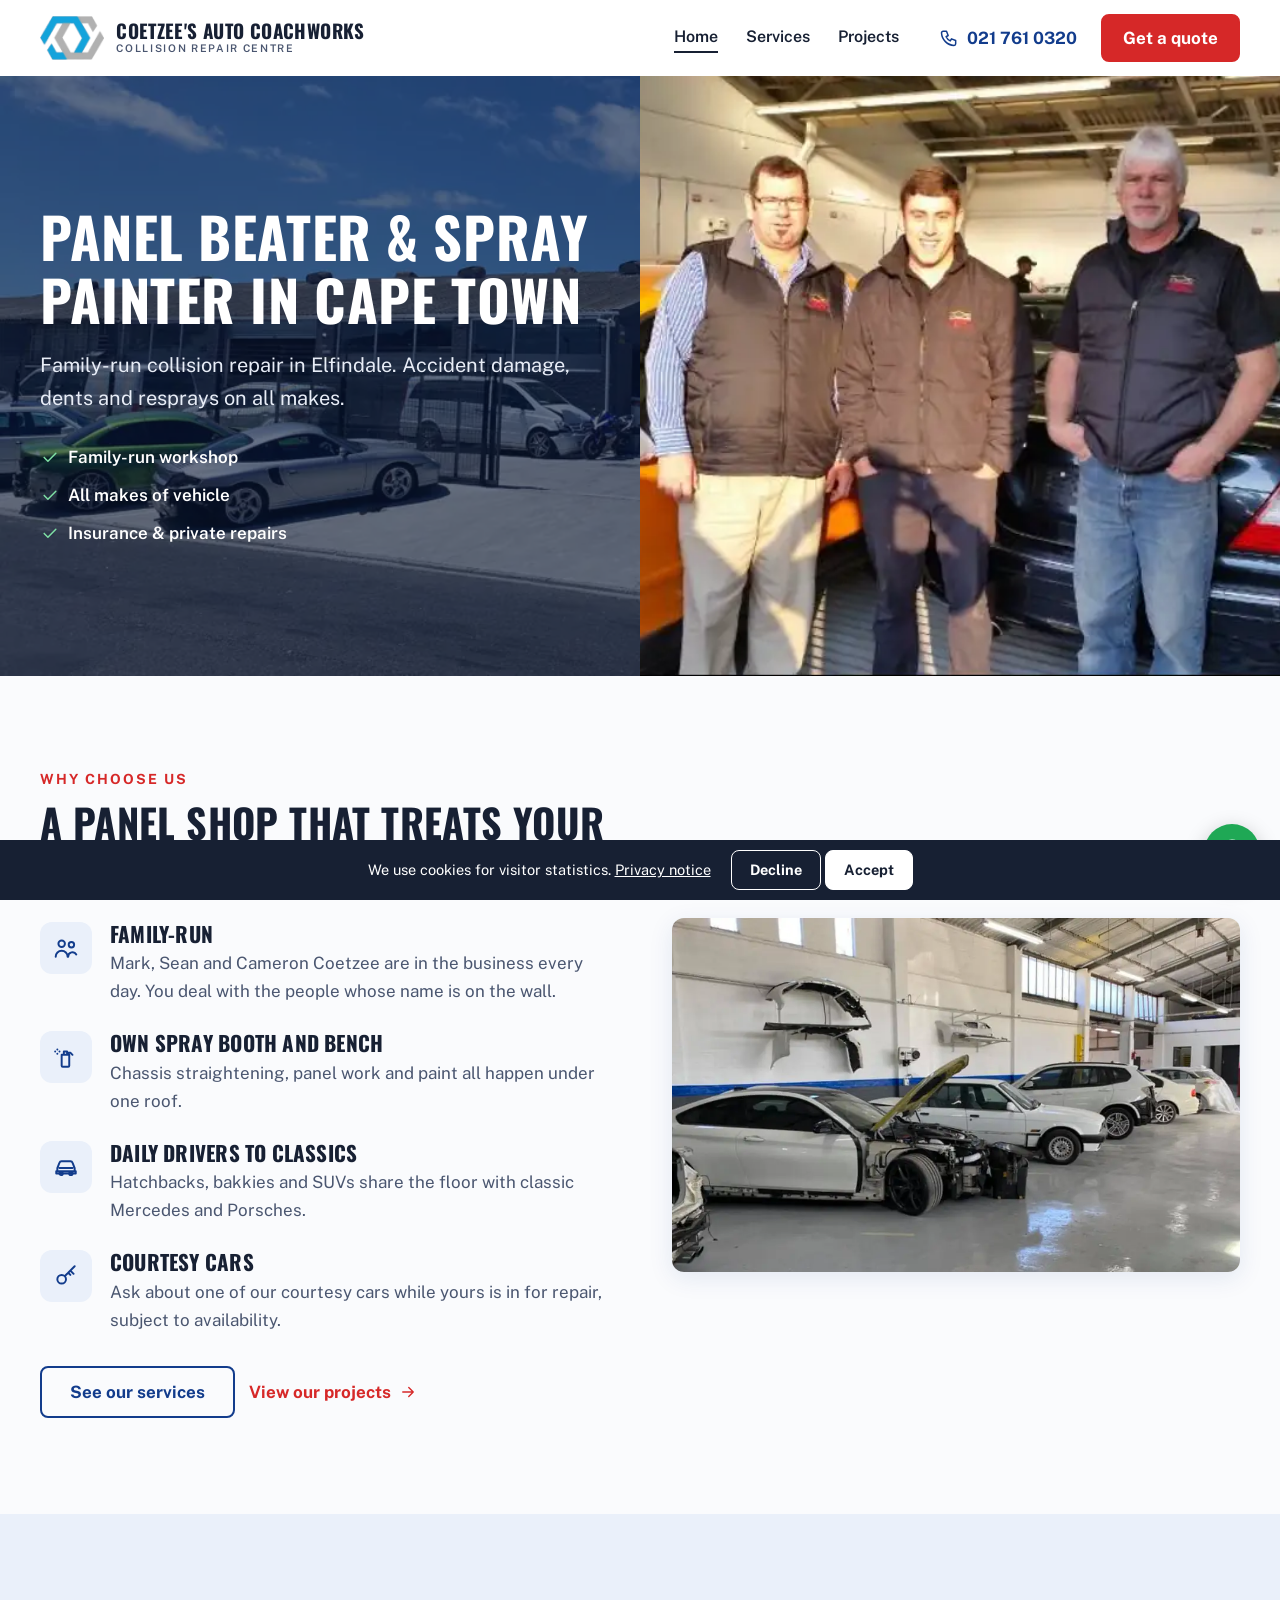
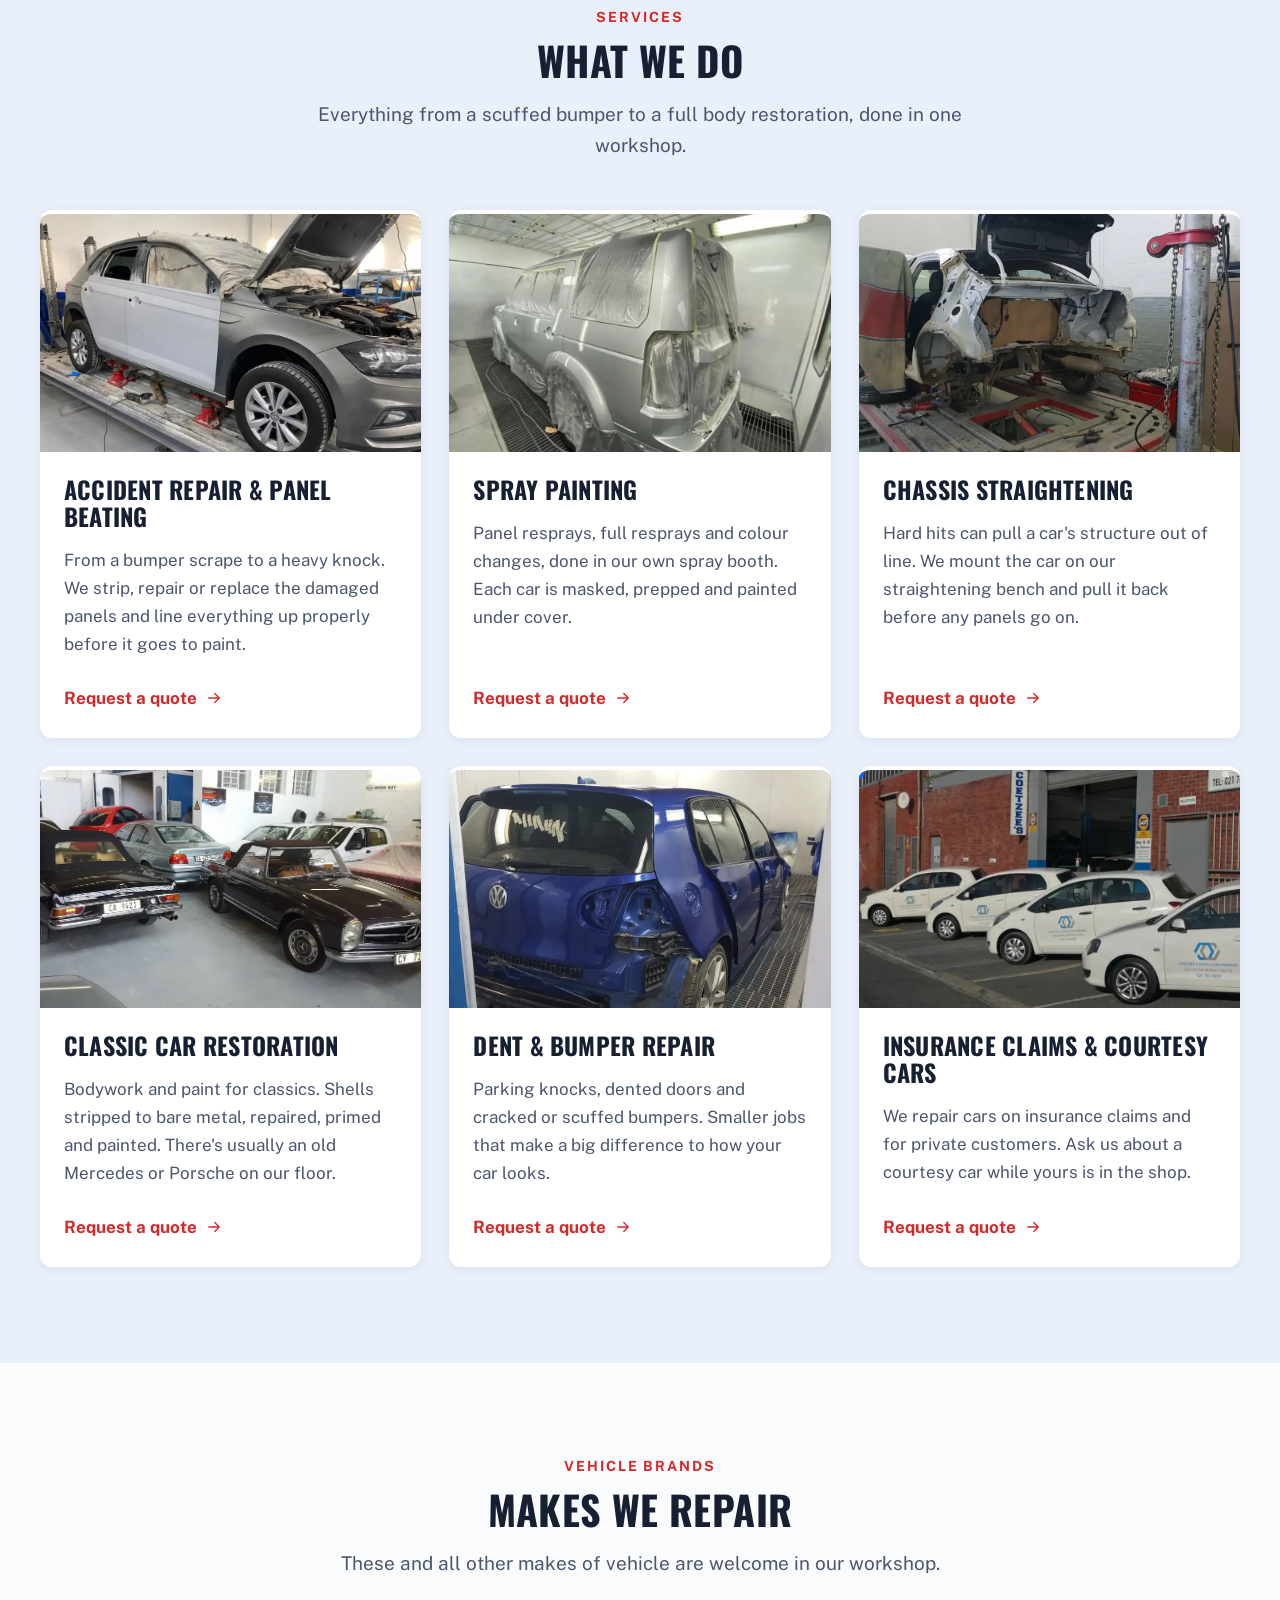
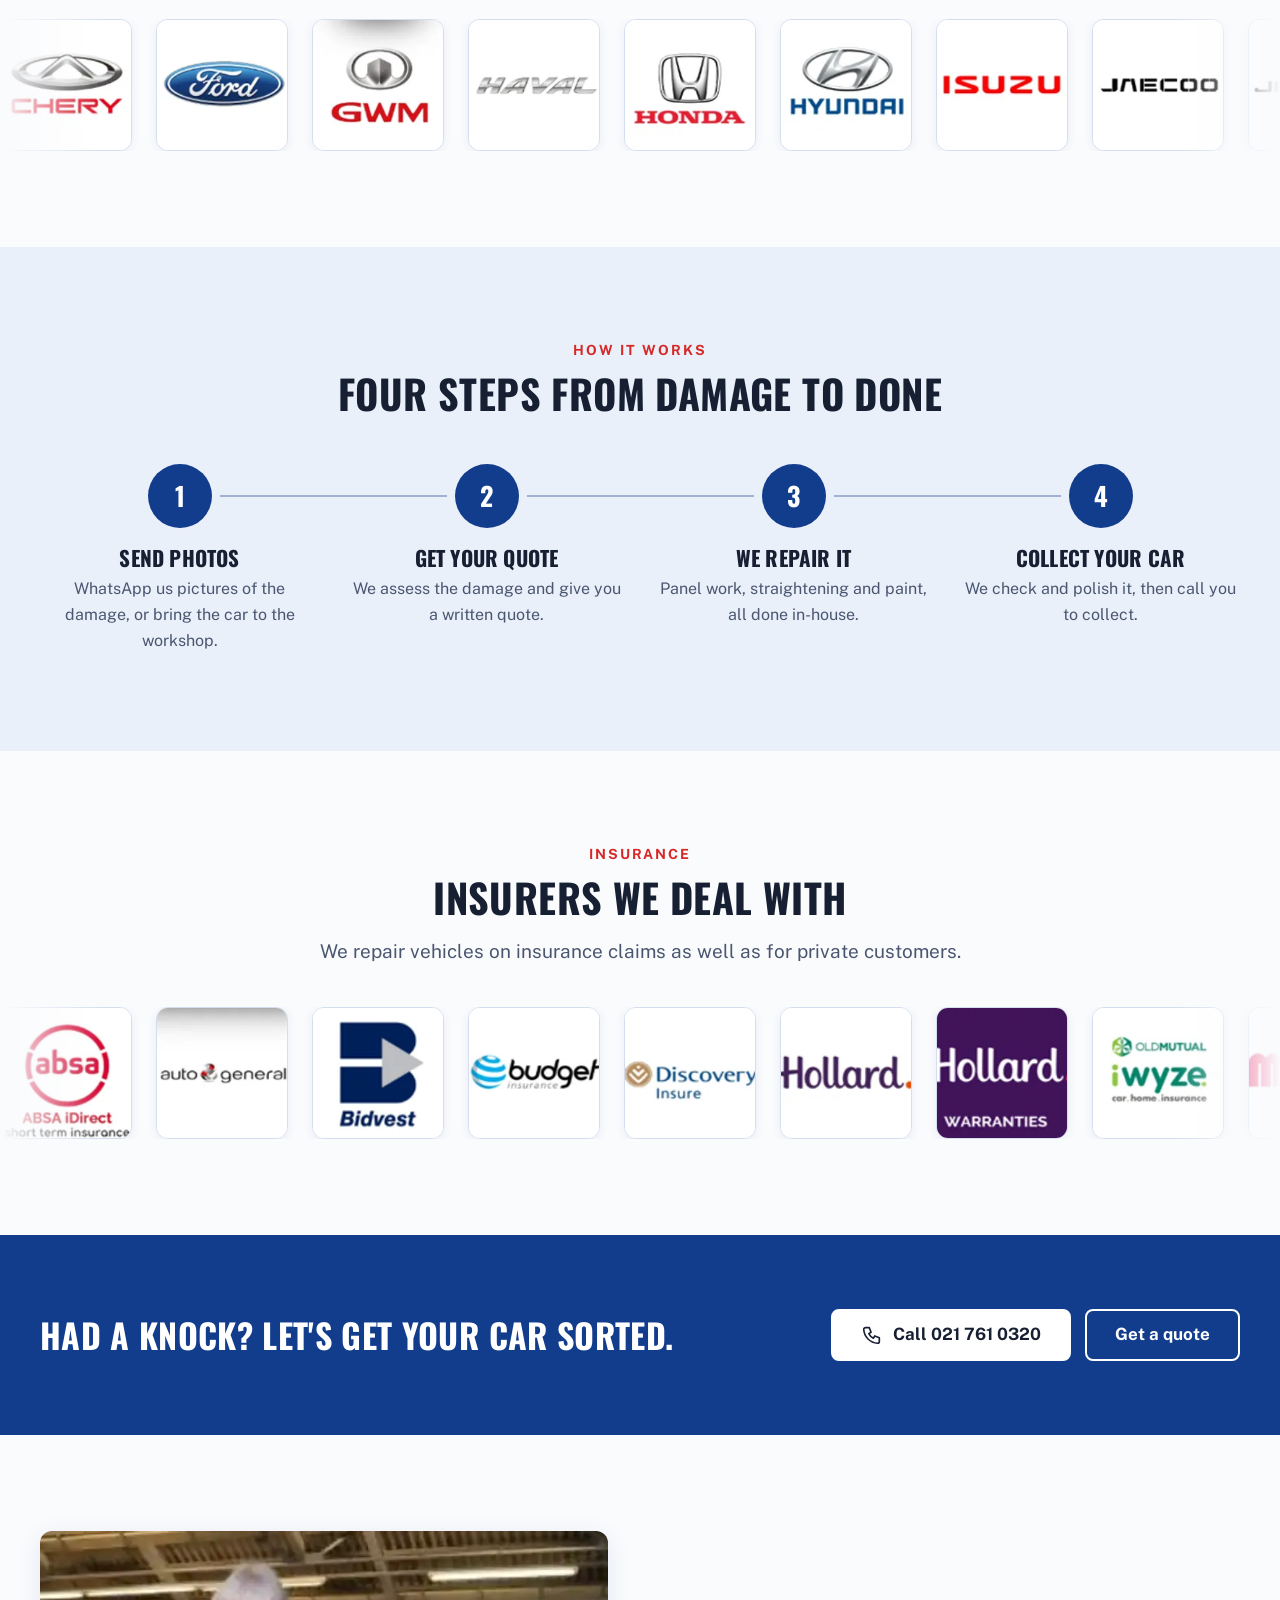
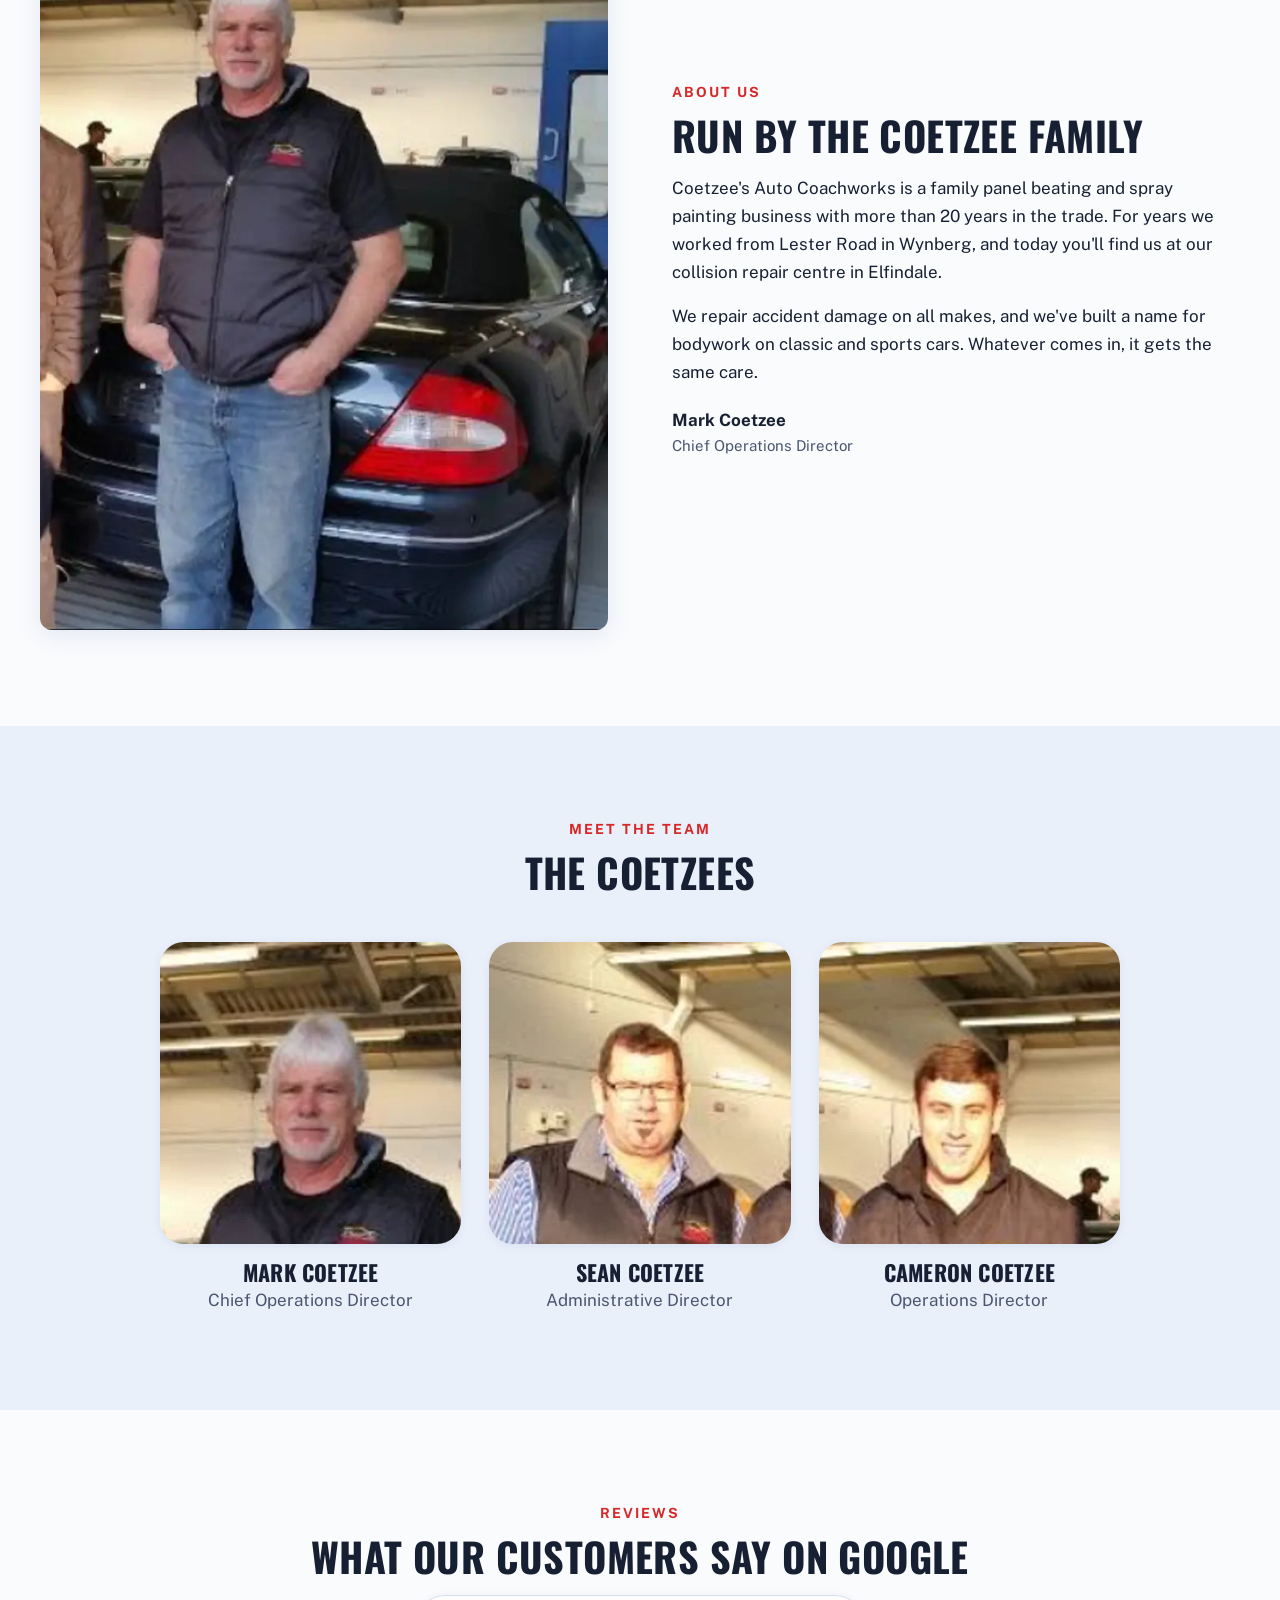
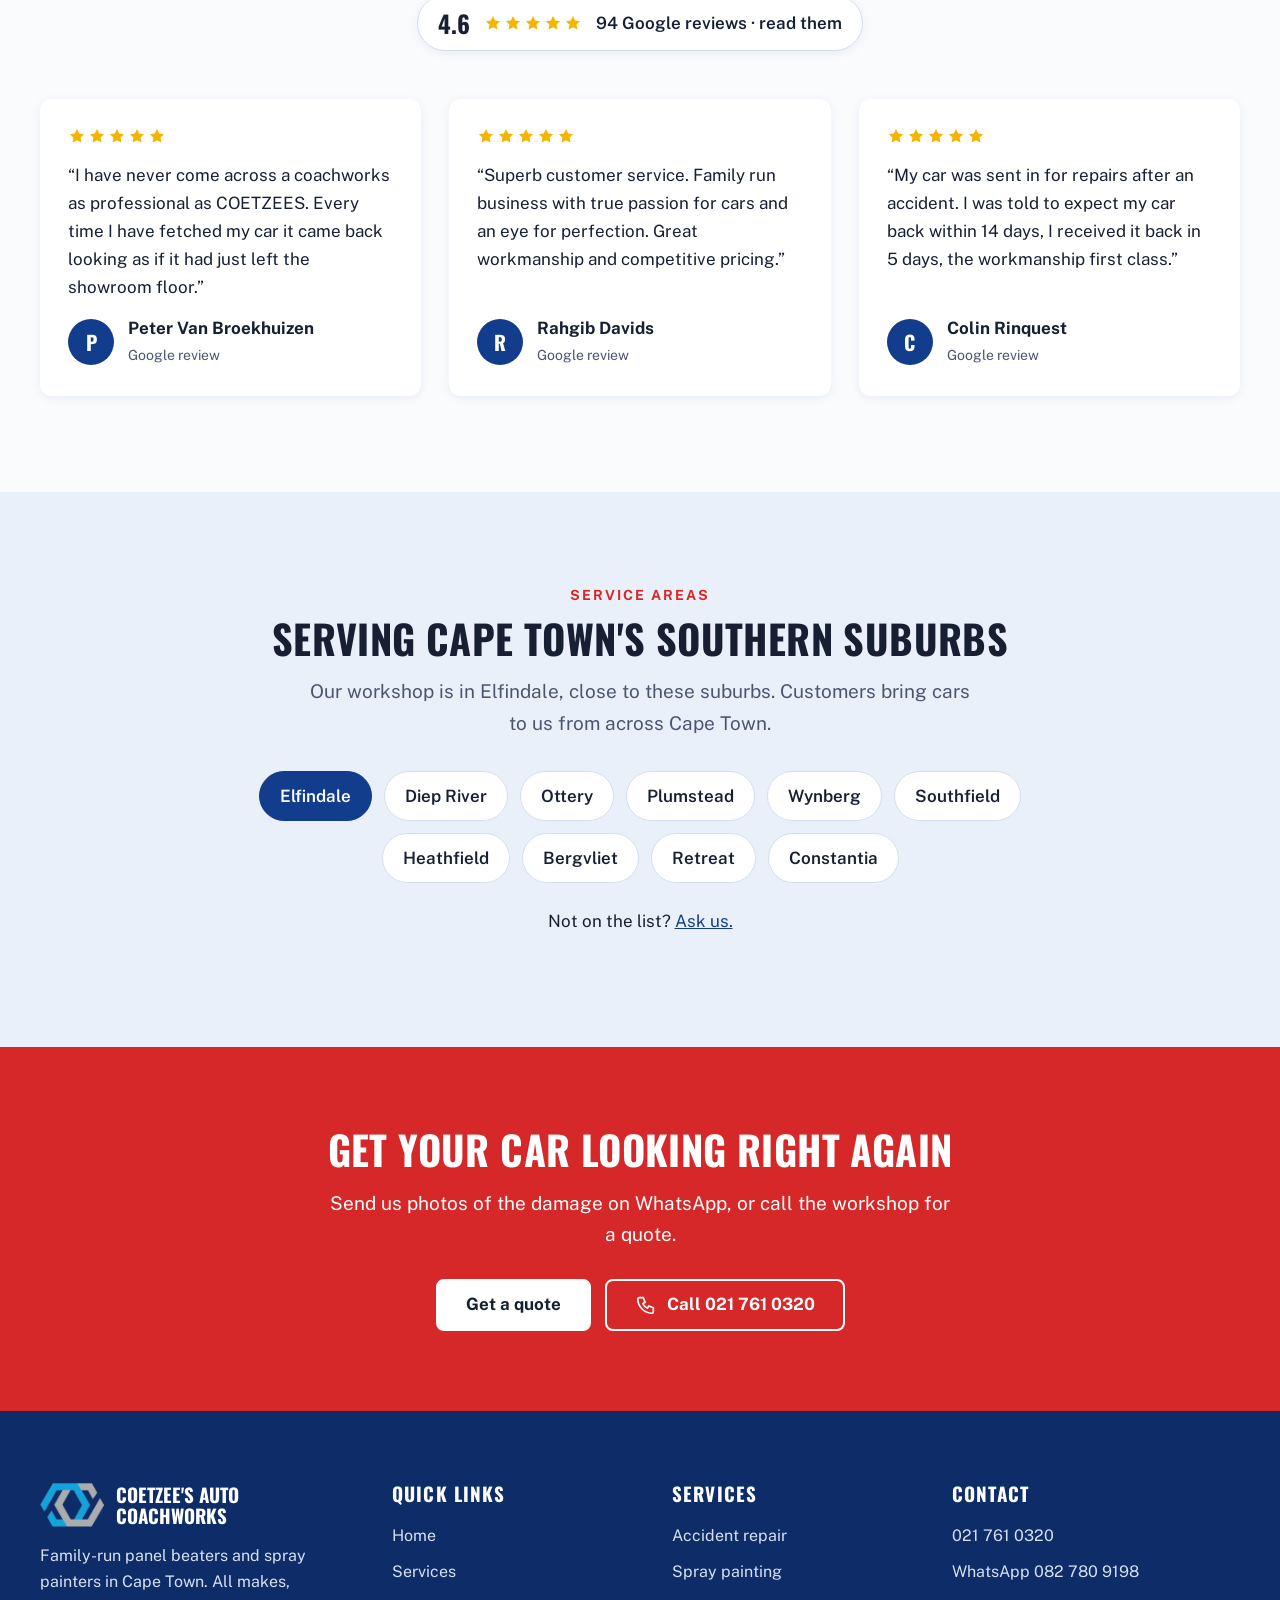
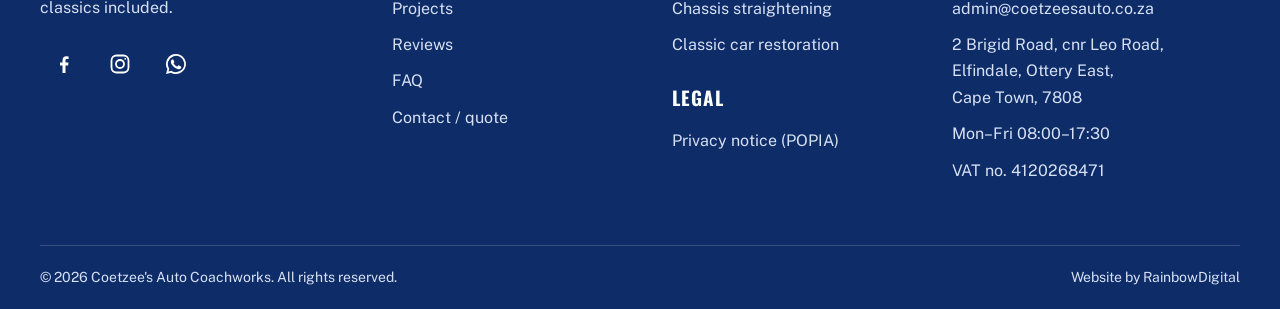
<file: index.html>
<!doctype html>
<html lang="en-ZA">
<head>
<meta charset="utf-8">
<meta name="viewport" content="width=device-width, initial-scale=1">
<title>Panel beater in Cape Town | COETZEE'S AUTO COACHWORKS</title>
<meta name="description" content="Trusted panel beater and spraying business in Cape Town. Accident repair, dent repair, chassis straightening and resprays on all makes. WhatsApp us for a quote.">
<link rel="canonical" href="https://www.coetzeesauto.co.za/">
<meta name="geo.region" content="ZA-WC"><meta name="geo.placename" content="Cape Town">
<meta property="og:type" content="website"><meta property="og:locale" content="en_ZA"><meta property="og:site_name" content="Coetzee's Auto Coachworks">
<meta property="og:title" content="Panel beater in Cape Town | COETZEE'S AUTO COACHWORKS"><meta property="og:description" content="Trusted panel beater and spraying business in Cape Town. Accident repair, dent repair, chassis straightening and resprays on all makes. WhatsApp us for a quote."><meta property="og:url" content="https://www.coetzeesauto.co.za/">
<meta property="og:image" content="https://www.coetzeesauto.co.za/assets/img/coetzees-auto-coachworks-link-preview.jpg"><meta property="og:image:width" content="1200"><meta property="og:image:height" content="630">
<meta name="twitter:card" content="summary_large_image">
<meta name="theme-color" content="#123C8C">
<link rel="icon" type="image/png" href="/assets/favicon.png"><link rel="apple-touch-icon" href="/assets/apple-touch-icon.png">
<link rel="preconnect" href="https://fonts.googleapis.com"><link rel="preconnect" href="https://fonts.gstatic.com" crossorigin><link href="https://fonts.googleapis.com/css2?family=Oswald:wght@600;700&family=Public+Sans:wght@400;600;700&display=swap" rel="stylesheet">
<link rel="stylesheet" href="/assets/css/style.css">
<script type="application/ld+json">{"@context":"https://schema.org","@type":"AutoRepair","name":"Coetzee's Auto Coachworks","url":"https://www.coetzeesauto.co.za/","image":"https://www.coetzeesauto.co.za/assets/img/coetzees-auto-coachworks-link-preview.jpg","logo":"https://www.coetzeesauto.co.za/assets/img/coetzees-auto-coachworks-logo-mark.png","telephone":"+27217610320","email":"admin@coetzeesauto.co.za","priceRange":"$$","address":{"@type":"PostalAddress","streetAddress":"2 Brigid Road, cnr Leo Road, Elfindale, Ottery East","addressLocality":"Cape Town","addressRegion":"Western Cape","postalCode":"7808","addressCountry":"ZA"},"areaServed":[{"@type":"City","name":"Cape Town"},{"@type":"Place","name":"Elfindale"},{"@type":"Place","name":"Diep River"},{"@type":"Place","name":"Ottery"},{"@type":"Place","name":"Plumstead"},{"@type":"Place","name":"Wynberg"},{"@type":"Place","name":"Southfield"},{"@type":"Place","name":"Heathfield"},{"@type":"Place","name":"Bergvliet"},{"@type":"Place","name":"Retreat"},{"@type":"Place","name":"Constantia"}],"openingHoursSpecification":[{"@type":"OpeningHoursSpecification","dayOfWeek":["Monday","Tuesday","Wednesday","Thursday","Friday"],"opens":"08:00","closes":"17:30"}],"hasMap":"https://www.google.com/maps/search/?api=1&query=Coetzees+Auto+Coachworks&query_place_id=ChIJ9aQ7qv5CzB0R_JfKjUm2LLQ"}</script>
</head>
<body>
<a class="skip" href="#main">Skip to content</a>
<header class="header"><div class="wrap">
  <a class="brand" href="/" aria-label="Coetzee's Auto Coachworks home"><img src="/assets/img/coetzees-auto-coachworks-logo-mark.png" alt="" width="67" height="44"><span class="brand-name">Coetzee's Auto Coachworks<small>COLLISION REPAIR CENTRE</small></span></a>
  <nav class="nav" id="nav" aria-label="Main menu"><ul><li><a href="/" aria-current="page"><span>Home</span></a></li><li><a href="/services/"><span>Services</span></a></li><li><a href="/projects/"><span>Projects</span></a></li><li><a class="btn nav-cta" href="/contact/">Get a quote</a></li></ul></nav>
  <a class="head-phone" href="tel:+27217610320" aria-label="Call 021 761 0320"><svg viewBox="0 0 24 24" fill="none" stroke="currentColor" stroke-width="1.8" stroke-linecap="round" stroke-linejoin="round" aria-hidden="true" ><path d="M5 4h4l2 5-2.5 1.5a11 11 0 0 0 5 5L15 13l5 2v4a2 2 0 0 1-2 2A16 16 0 0 1 3 6a2 2 0 0 1 2-2z"/></svg><span>021 761 0320</span></a>
  <a class="btn" href="/contact/">Get a quote</a>
  <button class="burger" type="button" aria-label="Menu" aria-expanded="false" aria-controls="nav"><span></span><span></span><span></span></button>
</div></header>
<main id="main">
<section class="hero">
  <div class="hero-text">
    <img src="/assets/img/coetzees-auto-coachworks-workshop-front-cape-town.webp" alt="" width="1139" height="574" fetchpriority="high" decoding="async">
    <div class="hero-inner">
      <h1 class="reveal">Panel beater &amp; spray painter in Cape Town</h1>
      <p class="lead reveal" style="--d:.12s">Family-run collision repair in Elfindale. Accident damage, dents and resprays on all makes.</p>
      <ul class="ticks reveal" style="--d:.24s"><li><svg viewBox="0 0 24 24" fill="none" stroke="currentColor" stroke-width="1.8" stroke-linecap="round" stroke-linejoin="round" aria-hidden="true" stroke-width="2.4"><path d="M5 12.5l4.5 4.5L19 7.5"/></svg>Family-run workshop</li><li><svg viewBox="0 0 24 24" fill="none" stroke="currentColor" stroke-width="1.8" stroke-linecap="round" stroke-linejoin="round" aria-hidden="true" stroke-width="2.4"><path d="M5 12.5l4.5 4.5L19 7.5"/></svg>All makes of vehicle</li><li><svg viewBox="0 0 24 24" fill="none" stroke="currentColor" stroke-width="1.8" stroke-linecap="round" stroke-linejoin="round" aria-hidden="true" stroke-width="2.4"><path d="M5 12.5l4.5 4.5L19 7.5"/></svg>Insurance &amp; private repairs</li></ul>
    </div>
  </div>
  <div class="hero-photo"><img src="/assets/img/coetzee-family-team-in-the-workshop.webp" alt="Sean, Cameron and Mark Coetzee standing together in the workshop" width="829" height="511" fetchpriority="high" decoding="async"></div>
</section>

<section class="section"><div class="wrap split">
  <div>
    <span class="eyebrow">Why choose us</span><h2>A panel shop that treats your car like its own</h2>
    <ul class="reasons">
      <li><span class="ico"><svg viewBox="0 0 24 24" fill="none" stroke="currentColor" stroke-width="1.8" stroke-linecap="round" stroke-linejoin="round" aria-hidden="true" ><circle cx="8" cy="8" r="3"/><circle cx="17" cy="9" r="2.5"/><path d="M2.5 20a5.5 5.5 0 0 1 11 0M14 20a4 4 0 0 1 7.5-2"/></svg></span><div><h3>Family-run</h3><p>Mark, Sean and Cameron Coetzee are in the business every day. You deal with the people whose name is on the wall.</p></div></li>
      <li><span class="ico"><svg viewBox="0 0 24 24" fill="none" stroke="currentColor" stroke-width="1.8" stroke-linecap="round" stroke-linejoin="round" aria-hidden="true" ><path d="M8 10h7v10a1 1 0 0 1-1 1H9a1 1 0 0 1-1-1zM10 10V7h3v3M13 8h3l2 2M4 5h.01M4 9h.01M6 7h.01M2 7h.01"/></svg></span><div><h3>Own spray booth and bench</h3><p>Chassis straightening, panel work and paint all happen under one roof.</p></div></li>
      <li><span class="ico"><svg viewBox="0 0 24 24" fill="none" stroke="currentColor" stroke-width="1.8" stroke-linecap="round" stroke-linejoin="round" aria-hidden="true" ><path d="M4 16v-3l2-5a2 2 0 0 1 2-1.3h8A2 2 0 0 1 18 8l2 5v3M3 16h18v2H3zM6 13h12"/><circle cx="7.5" cy="18" r="1.5"/><circle cx="16.5" cy="18" r="1.5"/></svg></span><div><h3>Daily drivers to classics</h3><p>Hatchbacks, bakkies and SUVs share the floor with classic Mercedes and Porsches.</p></div></li>
      <li><span class="ico"><svg viewBox="0 0 24 24" fill="none" stroke="currentColor" stroke-width="1.8" stroke-linecap="round" stroke-linejoin="round" aria-hidden="true" ><circle cx="8" cy="15" r="4"/><path d="M11 12l9-9M16 7l3 3M14 9l2 2"/></svg></span><div><h3>Courtesy cars</h3><p>Ask about one of our courtesy cars while yours is in for repair, subject to availability.</p></div></li>
    </ul>
    <div class="btn-row"><a class="btn btn-line" href="/services/">See our services</a><a class="arrow-link" href="/projects/">View our projects <svg viewBox="0 0 24 24" fill="none" stroke="currentColor" stroke-width="1.8" stroke-linecap="round" stroke-linejoin="round" aria-hidden="true" stroke-width="2.2"><path d="M5 12h14M13 6l6 6-6 6"/></svg></a></div>
  </div>
  <div class="photo"><img src="/assets/img/panel-shop-floor-with-cars-in-repair.webp" alt="Bright panel shop floor with a BMW coupé and other cars in repair" width="1116" height="695" loading="lazy" decoding="async"></div>
</div></section>

<section class="section tint"><div class="wrap">
  <div class="sec-head center"><span class="eyebrow">Services</span><h2>What we do</h2><p class="lead">Everything from a scuffed bumper to a full body restoration, done in one workshop.</p></div>
  <div class="grid-3" data-stagger>
    <article class="card reveal"><a class="card-img" href="/services/#accident-repair" tabindex="-1" aria-hidden="true"><img src="/assets/img/vw-polo-new-panels-fitted-on-repair-bench.webp" alt="" width="1146" height="837" loading="lazy" decoding="async"></a><div class="card-body"><h3><a href="/services/#accident-repair">Accident repair & panel beating</a></h3><p>From a bumper scrape to a heavy knock. We strip, repair or replace the damaged panels and line everything up properly before it goes to paint.</p><a class="arrow-link" href="/contact/" aria-label="Request a quote for accident repair & panel beating">Request a quote <svg viewBox="0 0 24 24" fill="none" stroke="currentColor" stroke-width="1.8" stroke-linecap="round" stroke-linejoin="round" aria-hidden="true" stroke-width="2.2"><path d="M5 12h14M13 6l6 6-6 6"/></svg></a></div></article><article class="card reveal"><a class="card-img" href="/services/#spray-painting" tabindex="-1" aria-hidden="true"><img src="/assets/img/suv-masked-for-respray-in-spray-booth.webp" alt="" width="1112" height="796" loading="lazy" decoding="async"></a><div class="card-body"><h3><a href="/services/#spray-painting">Spray painting</a></h3><p>Panel resprays, full resprays and colour changes, done in our own spray booth. Each car is masked, prepped and painted under cover.</p><a class="arrow-link" href="/contact/" aria-label="Request a quote for spray painting">Request a quote <svg viewBox="0 0 24 24" fill="none" stroke="currentColor" stroke-width="1.8" stroke-linecap="round" stroke-linejoin="round" aria-hidden="true" stroke-width="2.2"><path d="M5 12h14M13 6l6 6-6 6"/></svg></a></div></article><article class="card reveal"><a class="card-img" href="/services/#chassis-straightening" tabindex="-1" aria-hidden="true"><img src="/assets/img/mercedes-on-chassis-straightening-bench.webp" alt="" width="1047" height="833" loading="lazy" decoding="async"></a><div class="card-body"><h3><a href="/services/#chassis-straightening">Chassis straightening</a></h3><p>Hard hits can pull a car's structure out of line. We mount the car on our straightening bench and pull it back before any panels go on.</p><a class="arrow-link" href="/contact/" aria-label="Request a quote for chassis straightening">Request a quote <svg viewBox="0 0 24 24" fill="none" stroke="currentColor" stroke-width="1.8" stroke-linecap="round" stroke-linejoin="round" aria-hidden="true" stroke-width="2.2"><path d="M5 12h14M13 6l6 6-6 6"/></svg></a></div></article><article class="card reveal"><a class="card-img" href="/services/#classic-car-restoration" tabindex="-1" aria-hidden="true"><img src="/assets/img/two-restored-mercedes-pagoda-sl-roadsters.webp" alt="" width="1200" height="614" loading="lazy" decoding="async"></a><div class="card-body"><h3><a href="/services/#classic-car-restoration">Classic car restoration</a></h3><p>Bodywork and paint for classics. Shells stripped to bare metal, repaired, primed and painted. There's usually an old Mercedes or Porsche on our floor.</p><a class="arrow-link" href="/contact/" aria-label="Request a quote for classic car restoration">Request a quote <svg viewBox="0 0 24 24" fill="none" stroke="currentColor" stroke-width="1.8" stroke-linecap="round" stroke-linejoin="round" aria-hidden="true" stroke-width="2.2"><path d="M5 12h14M13 6l6 6-6 6"/></svg></a></div></article>
    <article class="card reveal"><a class="card-img" href="/contact/" tabindex="-1" aria-hidden="true"><img src="/assets/img/vw-golf-rear-corner-repair-in-booth.webp" alt="" width="1090" height="804" loading="lazy" decoding="async"></a><div class="card-body"><h3><a href="/contact/">Dent & bumper repair</a></h3><p>Parking knocks, dented doors and cracked or scuffed bumpers. Smaller jobs that make a big difference to how your car looks.</p><a class="arrow-link" href="/contact/" aria-label="Request a quote for dent & bumper repair">Request a quote <svg viewBox="0 0 24 24" fill="none" stroke="currentColor" stroke-width="1.8" stroke-linecap="round" stroke-linejoin="round" aria-hidden="true" stroke-width="2.2"><path d="M5 12h14M13 6l6 6-6 6"/></svg></a></div></article><article class="card reveal"><a class="card-img" href="/contact/" tabindex="-1" aria-hidden="true"><img src="/assets/img/coetzees-branded-courtesy-cars.webp" alt="" width="1200" height="740" loading="lazy" decoding="async"></a><div class="card-body"><h3><a href="/contact/">Insurance claims & courtesy cars</a></h3><p>We repair cars on insurance claims and for private customers. Ask us about a courtesy car while yours is in the shop.</p><a class="arrow-link" href="/contact/" aria-label="Request a quote for insurance claims & courtesy cars">Request a quote <svg viewBox="0 0 24 24" fill="none" stroke="currentColor" stroke-width="1.8" stroke-linecap="round" stroke-linejoin="round" aria-hidden="true" stroke-width="2.2"><path d="M5 12h14M13 6l6 6-6 6"/></svg></a></div></article>
  </div>
</div></section>
<section class="section logos"><div class="wrap center">
  <span class="eyebrow">Vehicle brands</span><h2>Makes we repair</h2>
  <p class="lead">These and all other makes of vehicle are welcome in our workshop.</p>
</div><div class="marquee ltr"><ul class="marquee-track"><li><img src="/assets/img/vehicle-brand-chery.webp" alt="Chery logo" width="180" height="180" loading="lazy" decoding="async"></li><li><img src="/assets/img/vehicle-brand-ford.webp" alt="Ford logo" width="180" height="180" loading="lazy" decoding="async"></li><li><img src="/assets/img/vehicle-brand-gwm.webp" alt="GWM logo" width="180" height="180" loading="lazy" decoding="async"></li><li><img src="/assets/img/vehicle-brand-haval.webp" alt="Haval logo" width="180" height="180" loading="lazy" decoding="async"></li><li><img src="/assets/img/vehicle-brand-honda.webp" alt="Honda logo" width="180" height="180" loading="lazy" decoding="async"></li><li><img src="/assets/img/vehicle-brand-hyundai.webp" alt="Hyundai logo" width="180" height="180" loading="lazy" decoding="async"></li><li><img src="/assets/img/vehicle-brand-isuzu.webp" alt="Isuzu logo" width="180" height="180" loading="lazy" decoding="async"></li><li><img src="/assets/img/vehicle-brand-jaecoo.webp" alt="Jaecoo logo" width="180" height="180" loading="lazy" decoding="async"></li><li><img src="/assets/img/vehicle-brand-jetour.webp" alt="Jetour logo" width="180" height="180" loading="lazy" decoding="async"></li><li><img src="/assets/img/vehicle-brand-kia.webp" alt="Kia logo" width="180" height="180" loading="lazy" decoding="async"></li><li><img src="/assets/img/vehicle-brand-mahindra.webp" alt="Mahindra logo" width="180" height="180" loading="lazy" decoding="async"></li><li><img src="/assets/img/vehicle-brand-mazda.webp" alt="Mazda logo" width="180" height="180" loading="lazy" decoding="async"></li><li><img src="/assets/img/vehicle-brand-nissan.webp" alt="Nissan logo" width="180" height="180" loading="lazy" decoding="async"></li><li><img src="/assets/img/vehicle-brand-omoda.webp" alt="Omoda logo" width="180" height="180" loading="lazy" decoding="async"></li><li><img src="/assets/img/vehicle-brand-opel.webp" alt="Opel logo" width="180" height="180" loading="lazy" decoding="async"></li><li><img src="/assets/img/vehicle-brand-renault.webp" alt="Renault logo" width="180" height="180" loading="lazy" decoding="async"></li><li><img src="/assets/img/vehicle-brand-suzuki.webp" alt="Suzuki logo" width="180" height="180" loading="lazy" decoding="async"></li><li><img src="/assets/img/vehicle-brand-toyota.webp" alt="Toyota logo" width="180" height="180" loading="lazy" decoding="async"></li><li aria-hidden="true"><img src="/assets/img/vehicle-brand-chery.webp" alt="" width="180" height="180" loading="lazy" decoding="async"></li><li aria-hidden="true"><img src="/assets/img/vehicle-brand-ford.webp" alt="" width="180" height="180" loading="lazy" decoding="async"></li><li aria-hidden="true"><img src="/assets/img/vehicle-brand-gwm.webp" alt="" width="180" height="180" loading="lazy" decoding="async"></li><li aria-hidden="true"><img src="/assets/img/vehicle-brand-haval.webp" alt="" width="180" height="180" loading="lazy" decoding="async"></li><li aria-hidden="true"><img src="/assets/img/vehicle-brand-honda.webp" alt="" width="180" height="180" loading="lazy" decoding="async"></li><li aria-hidden="true"><img src="/assets/img/vehicle-brand-hyundai.webp" alt="" width="180" height="180" loading="lazy" decoding="async"></li><li aria-hidden="true"><img src="/assets/img/vehicle-brand-isuzu.webp" alt="" width="180" height="180" loading="lazy" decoding="async"></li><li aria-hidden="true"><img src="/assets/img/vehicle-brand-jaecoo.webp" alt="" width="180" height="180" loading="lazy" decoding="async"></li><li aria-hidden="true"><img src="/assets/img/vehicle-brand-jetour.webp" alt="" width="180" height="180" loading="lazy" decoding="async"></li><li aria-hidden="true"><img src="/assets/img/vehicle-brand-kia.webp" alt="" width="180" height="180" loading="lazy" decoding="async"></li><li aria-hidden="true"><img src="/assets/img/vehicle-brand-mahindra.webp" alt="" width="180" height="180" loading="lazy" decoding="async"></li><li aria-hidden="true"><img src="/assets/img/vehicle-brand-mazda.webp" alt="" width="180" height="180" loading="lazy" decoding="async"></li><li aria-hidden="true"><img src="/assets/img/vehicle-brand-nissan.webp" alt="" width="180" height="180" loading="lazy" decoding="async"></li><li aria-hidden="true"><img src="/assets/img/vehicle-brand-omoda.webp" alt="" width="180" height="180" loading="lazy" decoding="async"></li><li aria-hidden="true"><img src="/assets/img/vehicle-brand-opel.webp" alt="" width="180" height="180" loading="lazy" decoding="async"></li><li aria-hidden="true"><img src="/assets/img/vehicle-brand-renault.webp" alt="" width="180" height="180" loading="lazy" decoding="async"></li><li aria-hidden="true"><img src="/assets/img/vehicle-brand-suzuki.webp" alt="" width="180" height="180" loading="lazy" decoding="async"></li><li aria-hidden="true"><img src="/assets/img/vehicle-brand-toyota.webp" alt="" width="180" height="180" loading="lazy" decoding="async"></li></ul></div></section>
<section class="section tint"><div class="wrap">
  <div class="sec-head center"><span class="eyebrow">How it works</span><h2>Four steps from damage to done</h2></div>
  <ol class="steps" style="list-style:none;padding:0;margin:0">
    <li><h3>Send photos</h3><p>WhatsApp us pictures of the damage, or bring the car to the workshop.</p></li>
    <li><h3>Get your quote</h3><p>We assess the damage and give you a written quote.</p></li>
    <li><h3>We repair it</h3><p>Panel work, straightening and paint, all done in-house.</p></li>
    <li><h3>Collect your car</h3><p>We check and polish it, then call you to collect.</p></li>
  </ol>
</div></section>

<section class="section logos"><div class="wrap center">
  <span class="eyebrow">Insurance</span><h2>Insurers we deal with</h2>
  <p class="lead">We repair vehicles on insurance claims as well as for private customers.</p>
</div><div class="marquee rtl"><ul class="marquee-track"><li><img src="/assets/img/insurer-absa-idirect.webp" alt="Absa iDirect logo" width="180" height="180" loading="lazy" decoding="async"></li><li><img src="/assets/img/insurer-auto-and-general.webp" alt="Auto & General logo" width="180" height="180" loading="lazy" decoding="async"></li><li><img src="/assets/img/insurer-bidvest.webp" alt="Bidvest logo" width="180" height="180" loading="lazy" decoding="async"></li><li><img src="/assets/img/insurer-budget-insurance.webp" alt="Budget Insurance logo" width="180" height="180" loading="lazy" decoding="async"></li><li><img src="/assets/img/insurer-discovery-insure.webp" alt="Discovery Insure logo" width="180" height="180" loading="lazy" decoding="async"></li><li><img src="/assets/img/insurer-hollard.webp" alt="Hollard logo" width="180" height="180" loading="lazy" decoding="async"></li><li><img src="/assets/img/insurer-hollard-warranties.webp" alt="Hollard Warranties logo" width="180" height="180" loading="lazy" decoding="async"></li><li><img src="/assets/img/insurer-old-mutual-iwyze.webp" alt="Old Mutual iWYZE logo" width="180" height="180" loading="lazy" decoding="async"></li><li><img src="/assets/img/insurer-miway.webp" alt="MiWay logo" width="180" height="180" loading="lazy" decoding="async"></li><li><img src="/assets/img/insurer-momentum-insure.webp" alt="Momentum Insure logo" width="180" height="180" loading="lazy" decoding="async"></li><li><img src="/assets/img/insurer-outsurance.webp" alt="OUTsurance logo" width="180" height="180" loading="lazy" decoding="async"></li><li><img src="/assets/img/insurer-santam.webp" alt="Santam logo" width="180" height="180" loading="lazy" decoding="async"></li><li aria-hidden="true"><img src="/assets/img/insurer-absa-idirect.webp" alt="" width="180" height="180" loading="lazy" decoding="async"></li><li aria-hidden="true"><img src="/assets/img/insurer-auto-and-general.webp" alt="" width="180" height="180" loading="lazy" decoding="async"></li><li aria-hidden="true"><img src="/assets/img/insurer-bidvest.webp" alt="" width="180" height="180" loading="lazy" decoding="async"></li><li aria-hidden="true"><img src="/assets/img/insurer-budget-insurance.webp" alt="" width="180" height="180" loading="lazy" decoding="async"></li><li aria-hidden="true"><img src="/assets/img/insurer-discovery-insure.webp" alt="" width="180" height="180" loading="lazy" decoding="async"></li><li aria-hidden="true"><img src="/assets/img/insurer-hollard.webp" alt="" width="180" height="180" loading="lazy" decoding="async"></li><li aria-hidden="true"><img src="/assets/img/insurer-hollard-warranties.webp" alt="" width="180" height="180" loading="lazy" decoding="async"></li><li aria-hidden="true"><img src="/assets/img/insurer-old-mutual-iwyze.webp" alt="" width="180" height="180" loading="lazy" decoding="async"></li><li aria-hidden="true"><img src="/assets/img/insurer-miway.webp" alt="" width="180" height="180" loading="lazy" decoding="async"></li><li aria-hidden="true"><img src="/assets/img/insurer-momentum-insure.webp" alt="" width="180" height="180" loading="lazy" decoding="async"></li><li aria-hidden="true"><img src="/assets/img/insurer-outsurance.webp" alt="" width="180" height="180" loading="lazy" decoding="async"></li><li aria-hidden="true"><img src="/assets/img/insurer-santam.webp" alt="" width="180" height="180" loading="lazy" decoding="async"></li></ul></div></section>

<section class="band"><div class="wrap">
  <h2>Had a knock? Let's get your car sorted.</h2>
  <div class="btn-row"><a class="btn btn-white" href="tel:+27217610320"><svg viewBox="0 0 24 24" fill="none" stroke="currentColor" stroke-width="1.8" stroke-linecap="round" stroke-linejoin="round" aria-hidden="true" ><path d="M5 4h4l2 5-2.5 1.5a11 11 0 0 0 5 5L15 13l5 2v4a2 2 0 0 1-2 2A16 16 0 0 1 3 6a2 2 0 0 1 2-2z"/></svg>Call 021 761 0320</a><a class="btn btn-ghost" href="/contact/">Get a quote</a></div>
</div></section>

<section class="section"><div class="wrap split">
  <div class="photo"><img src="/assets/img/mark-coetzee-in-the-workshop.webp" alt="Mark Coetzee standing in the workshop beside a black Mercedes" width="700" height="861" loading="lazy" decoding="async"></div>
  <div>
    <span class="eyebrow">About us</span><h2>Run by the Coetzee family</h2>
    <p>Coetzee's Auto Coachworks is a family panel beating and spray painting business with more than 20 years in the trade. For years we worked from Lester Road in Wynberg, and today you'll find us at our collision repair centre in Elfindale.</p>
    <p>We repair accident damage on all makes, and we've built a name for bodywork on classic and sports cars. Whatever comes in, it gets the same care.</p>
    <p class="sig">Mark Coetzee<span>Chief Operations Director</span></p>
  </div>
</div></section>

<section class="section tint"><div class="wrap">
  <div class="sec-head center"><span class="eyebrow">Meet the team</span><h2>The Coetzees</h2></div>
  <div class="team">
    <div class="member"><img src="/assets/img/mark-coetzee-chief-operations-director.webp" alt="Mark Coetzee, Chief Operations Director" width="400" height="400" loading="lazy" decoding="async"><h3>Mark Coetzee</h3><p>Chief Operations Director</p></div>
    <div class="member"><img src="/assets/img/sean-coetzee-administrative-director.webp" alt="Sean Coetzee, Administrative Director" width="400" height="400" loading="lazy" decoding="async"><h3>Sean Coetzee</h3><p>Administrative Director</p></div>
    <div class="member"><img src="/assets/img/cameron-coetzee-operations-director.webp" alt="Cameron Coetzee, Operations Director" width="400" height="400" loading="lazy" decoding="async"><h3>Cameron Coetzee</h3><p>Operations Director</p></div>
  </div>
</div></section>

<section class="section"><div class="wrap">
  <div class="sec-head center"><span class="eyebrow">Reviews</span><h2>What our customers say on Google</h2><a class="rating-badge" href="/reviews/"><b>4.6</b><span class="stars" role="img" aria-label="4.6 out of 5 stars"><svg viewBox="0 0 24 24" fill="currentColor" aria-hidden="true"><path d="M12 2.500l2.900 6.100 6.600.900-4.800 4.600 1.200 6.600L12 17.500l-5.900 3.200 1.200-6.600L2.500 9.500l6.600-.900z"/></svg><svg viewBox="0 0 24 24" fill="currentColor" aria-hidden="true"><path d="M12 2.500l2.900 6.100 6.600.900-4.800 4.600 1.200 6.600L12 17.500l-5.900 3.200 1.200-6.600L2.500 9.500l6.600-.900z"/></svg><svg viewBox="0 0 24 24" fill="currentColor" aria-hidden="true"><path d="M12 2.500l2.900 6.100 6.600.900-4.800 4.600 1.200 6.600L12 17.500l-5.900 3.200 1.200-6.600L2.500 9.500l6.600-.900z"/></svg><svg viewBox="0 0 24 24" fill="currentColor" aria-hidden="true"><path d="M12 2.500l2.900 6.100 6.600.900-4.800 4.600 1.200 6.600L12 17.500l-5.900 3.200 1.200-6.600L2.500 9.500l6.600-.900z"/></svg><svg viewBox="0 0 24 24" fill="currentColor" aria-hidden="true"><path d="M12 2.500l2.900 6.100 6.600.900-4.800 4.600 1.200 6.600L12 17.500l-5.900 3.200 1.200-6.600L2.500 9.500l6.600-.900z"/></svg></span><span>94 Google reviews · read them</span></a></div>
  <div class="grid-3" data-stagger><article class="review reveal"><span class="stars" role="img" aria-label="5 out of 5 stars"><svg viewBox="0 0 24 24" fill="currentColor" aria-hidden="true"><path d="M12 2.500l2.900 6.100 6.600.900-4.800 4.600 1.200 6.600L12 17.500l-5.900 3.200 1.200-6.600L2.500 9.500l6.600-.900z"/></svg><svg viewBox="0 0 24 24" fill="currentColor" aria-hidden="true"><path d="M12 2.500l2.900 6.100 6.600.900-4.800 4.600 1.200 6.600L12 17.500l-5.900 3.200 1.200-6.600L2.500 9.500l6.600-.900z"/></svg><svg viewBox="0 0 24 24" fill="currentColor" aria-hidden="true"><path d="M12 2.500l2.900 6.100 6.600.900-4.800 4.600 1.200 6.600L12 17.500l-5.900 3.200 1.200-6.600L2.500 9.500l6.600-.900z"/></svg><svg viewBox="0 0 24 24" fill="currentColor" aria-hidden="true"><path d="M12 2.500l2.900 6.100 6.600.900-4.800 4.600 1.200 6.600L12 17.500l-5.900 3.200 1.200-6.600L2.500 9.500l6.600-.900z"/></svg><svg viewBox="0 0 24 24" fill="currentColor" aria-hidden="true"><path d="M12 2.500l2.900 6.100 6.600.900-4.800 4.600 1.200 6.600L12 17.500l-5.900 3.200 1.200-6.600L2.500 9.500l6.600-.900z"/></svg></span><blockquote>“I have never come across a coachworks as professional as COETZEES. Every time I have fetched my car it came back looking as if it had just left the showroom floor.”</blockquote><footer><span class="avatar" aria-hidden="true">P</span><span><cite>Peter Van Broekhuizen</cite><small>Google review</small></span></footer></article><article class="review reveal"><span class="stars" role="img" aria-label="5 out of 5 stars"><svg viewBox="0 0 24 24" fill="currentColor" aria-hidden="true"><path d="M12 2.500l2.900 6.100 6.600.900-4.800 4.600 1.200 6.600L12 17.500l-5.900 3.200 1.200-6.600L2.500 9.500l6.600-.900z"/></svg><svg viewBox="0 0 24 24" fill="currentColor" aria-hidden="true"><path d="M12 2.500l2.900 6.100 6.600.900-4.800 4.600 1.200 6.600L12 17.500l-5.900 3.200 1.200-6.600L2.500 9.500l6.600-.900z"/></svg><svg viewBox="0 0 24 24" fill="currentColor" aria-hidden="true"><path d="M12 2.500l2.900 6.100 6.600.900-4.800 4.600 1.200 6.600L12 17.500l-5.900 3.200 1.200-6.600L2.500 9.500l6.600-.900z"/></svg><svg viewBox="0 0 24 24" fill="currentColor" aria-hidden="true"><path d="M12 2.500l2.900 6.100 6.600.900-4.800 4.600 1.200 6.600L12 17.500l-5.900 3.200 1.200-6.600L2.500 9.500l6.600-.900z"/></svg><svg viewBox="0 0 24 24" fill="currentColor" aria-hidden="true"><path d="M12 2.500l2.900 6.100 6.600.900-4.800 4.600 1.200 6.600L12 17.500l-5.900 3.200 1.200-6.600L2.500 9.500l6.600-.900z"/></svg></span><blockquote>“Superb customer service. Family run business with true passion for cars and an eye for perfection. Great workmanship and competitive pricing.”</blockquote><footer><span class="avatar" aria-hidden="true">R</span><span><cite>Rahgib Davids</cite><small>Google review</small></span></footer></article><article class="review reveal"><span class="stars" role="img" aria-label="5 out of 5 stars"><svg viewBox="0 0 24 24" fill="currentColor" aria-hidden="true"><path d="M12 2.500l2.900 6.100 6.600.900-4.800 4.600 1.200 6.600L12 17.500l-5.900 3.200 1.200-6.600L2.500 9.500l6.600-.900z"/></svg><svg viewBox="0 0 24 24" fill="currentColor" aria-hidden="true"><path d="M12 2.500l2.900 6.100 6.600.900-4.800 4.600 1.200 6.600L12 17.500l-5.900 3.200 1.200-6.600L2.500 9.500l6.600-.900z"/></svg><svg viewBox="0 0 24 24" fill="currentColor" aria-hidden="true"><path d="M12 2.500l2.900 6.100 6.600.900-4.800 4.600 1.200 6.600L12 17.500l-5.900 3.200 1.200-6.600L2.500 9.500l6.600-.900z"/></svg><svg viewBox="0 0 24 24" fill="currentColor" aria-hidden="true"><path d="M12 2.500l2.900 6.100 6.600.900-4.800 4.600 1.200 6.600L12 17.500l-5.900 3.200 1.200-6.600L2.500 9.500l6.600-.900z"/></svg><svg viewBox="0 0 24 24" fill="currentColor" aria-hidden="true"><path d="M12 2.500l2.900 6.100 6.600.900-4.800 4.600 1.200 6.600L12 17.500l-5.900 3.200 1.200-6.600L2.500 9.500l6.600-.900z"/></svg></span><blockquote>“My car was sent in for repairs after an accident. I was told to expect my car back within 14 days, I received it back in 5 days, the workmanship first class.”</blockquote><footer><span class="avatar" aria-hidden="true">C</span><span><cite>Colin Rinquest</cite><small>Google review</small></span></footer></article></div>
</div></section>

<section class="section tint"><div class="wrap center">
  <span class="eyebrow">Service areas</span><h2>Serving Cape Town's southern suburbs</h2>
  <p class="lead" style="margin-bottom:32px">Our workshop is in Elfindale, close to these suburbs. Customers bring cars to us from across Cape Town.</p>
  <ul class="chips"><li class="main">Elfindale</li><li>Diep River</li><li>Ottery</li><li>Plumstead</li><li>Wynberg</li><li>Southfield</li><li>Heathfield</li><li>Bergvliet</li><li>Retreat</li><li>Constantia</li></ul>
  <p>Not on the list? <a href="https://wa.me/27827809198?text=Hi%2C%20do%20you%20take%20cars%20from%20my%20area%3F%20I'm%20in%E2%80%A6" target="_blank" rel="noopener">Ask us.</a></p>
</div></section>

<section class="final"><div class="wrap">
  <h2>Get your car looking right again</h2><p>Send us photos of the damage on WhatsApp, or call the workshop for a quote.</p>
  <div class="btn-row" style="justify-content:center"><a class="btn btn-white" href="/contact/">Get a quote</a><a class="btn btn-ghost" href="tel:+27217610320"><svg viewBox="0 0 24 24" fill="none" stroke="currentColor" stroke-width="1.8" stroke-linecap="round" stroke-linejoin="round" aria-hidden="true" ><path d="M5 4h4l2 5-2.5 1.5a11 11 0 0 0 5 5L15 13l5 2v4a2 2 0 0 1-2 2A16 16 0 0 1 3 6a2 2 0 0 1 2-2z"/></svg>Call 021 761 0320</a></div>
</div></section>
</main>
<footer class="footer"><div class="wrap">
  <div class="foot-grid">
    <div>
      <div class="foot-brand"><img src="/assets/img/coetzees-auto-coachworks-logo-mark.png" alt="" width="67" height="44" loading="lazy"><b>Coetzee's Auto Coachworks</b></div>
      <p>Family-run panel beaters and spray painters in Cape Town. All makes, classics included.</p>
      <div class="social">
        <a href="https://www.facebook.com/search/top?q=Coetzee%27s%20Auto%20Coachworks" target="_blank" rel="noopener" aria-label="Facebook"><svg viewBox="0 0 24 24" fill="currentColor" aria-hidden="true"><path d="M13.500 21v-7.500h2.600l.400-3h-3V8.600c0-.900.300-1.500 1.500-1.500h1.600V4.400A20 20 0 0 0 14.300 4.300c-2.300 0-3.800 1.400-3.800 3.900v2.300H8v3h2.500V21z"/></svg></a>
        <a href="https://www.instagram.com/" target="_blank" rel="noopener" aria-label="Instagram"><svg viewBox="0 0 24 24" fill="none" stroke="currentColor" stroke-width="1.8" stroke-linecap="round" stroke-linejoin="round" aria-hidden="true" ><rect x="3.500" y="3.500" width="17" height="17" rx="5"/><circle cx="12" cy="12" r="4"/><path d="M17.200 6.800h.01"/></svg></a>
        <a href="https://wa.me/27827809198?text=Hi%2C%20I'd%20like%20a%20quote%20for%E2%80%A6" target="_blank" rel="noopener" aria-label="WhatsApp"><svg viewBox="0 0 24 24" fill="currentColor" aria-hidden="true"><path d="M12 2a10 10 0 0 0-8.600 15.100L2 22l5-1.300A10 10 0 1 0 12 2zm0 18.200a8.200 8.200 0 0 1-4.200-1.200l-.300-.200-3 .800.800-2.900-.200-.300A8.200 8.200 0 1 1 12 20.200zm4.500-6.100c-.200-.100-1.500-.700-1.700-.800s-.400-.100-.600.100-.600.800-.800 1-.300.200-.500.100a6.700 6.700 0 0 1-3.300-2.900c-.300-.400.300-.400.700-1.300a.500.500 0 0 0 0-.500c-.100-.100-.600-1.400-.800-1.900s-.400-.400-.600-.400h-.500a1 1 0 0 0-.700.300 2.900 2.900 0 0 0-.900 2.200 5 5 0 0 0 1.100 2.700 11.600 11.600 0 0 0 4.400 3.900c1.600.700 2.300.800 3.100.600a2.600 2.600 0 0 0 1.700-1.200 2.100 2.100 0 0 0 .100-1.200c0-.100-.200-.200-.500-.300z"/></svg></a>
      </div>
    </div>
    <div><h2>Quick links</h2><ul>
      <li><a href="/">Home</a></li><li><a href="/services/">Services</a></li><li><a href="/projects/">Projects</a></li>
      <li><a href="/reviews/">Reviews</a></li><li><a href="/faq/">FAQ</a></li><li><a href="/contact/">Contact / quote</a></li>
    </ul></div>
    <div><h2>Services</h2><ul>
      <li><a href="/services/#accident-repair">Accident repair</a></li><li><a href="/services/#spray-painting">Spray painting</a></li><li><a href="/services/#chassis-straightening">Chassis straightening</a></li><li><a href="/services/#classic-car-restoration">Classic car restoration</a></li>
    </ul><h2 style="margin-top:24px">Legal</h2><ul><li><a href="/privacy/">Privacy notice (POPIA)</a></li></ul></div>
    <div><h2>Contact</h2><ul>
      <li><a href="tel:+27217610320">021 761 0320</a></li>
      <li><a href="https://wa.me/27827809198?text=Hi%2C%20I'd%20like%20a%20quote%20for%E2%80%A6" target="_blank" rel="noopener">WhatsApp 082 780 9198</a></li>
      <li><a href="mailto:admin@coetzeesauto.co.za">admin@coetzeesauto.co.za</a></li>
      <li style="padding:5px 0">2 Brigid Road, cnr Leo Road,<br>Elfindale, Ottery East,<br>Cape Town, 7808</li>
      <li style="padding:5px 0">Mon–Fri 08:00–17:30</li>
      <li style="padding:5px 0">VAT no. 4120268471</li>
    </ul></div>
  </div>
  <div class="foot-bottom"><p>© <span>2026</span> Coetzee's Auto Coachworks. All rights reserved.</p><p>Website by RainbowDigital</p></div>
</div></footer>
<a class="wa-float" href="https://wa.me/27827809198?text=Hi%2C%20I'd%20like%20a%20quote%20for%E2%80%A6" target="_blank" rel="noopener" aria-label="WhatsApp us for a quote"><svg viewBox="0 0 24 24" fill="currentColor" aria-hidden="true"><path d="M12 2a10 10 0 0 0-8.600 15.100L2 22l5-1.300A10 10 0 1 0 12 2zm0 18.200a8.200 8.200 0 0 1-4.200-1.200l-.300-.200-3 .800.800-2.900-.200-.300A8.200 8.200 0 1 1 12 20.200zm4.500-6.100c-.200-.100-1.500-.700-1.700-.800s-.400-.100-.600.100-.600.800-.800 1-.300.200-.500.100a6.700 6.700 0 0 1-3.300-2.900c-.300-.400.300-.400.700-1.300a.500.500 0 0 0 0-.500c-.100-.100-.600-1.400-.800-1.900s-.400-.400-.600-.400h-.500a1 1 0 0 0-.700.300 2.900 2.900 0 0 0-.900 2.200 5 5 0 0 0 1.100 2.700 11.600 11.600 0 0 0 4.400 3.900c1.600.700 2.300.800 3.100.600a2.600 2.600 0 0 0 1.700-1.200 2.100 2.100 0 0 0 .100-1.200c0-.100-.200-.200-.500-.300z"/></svg></a>
<button class="to-top" type="button" aria-label="Back to top"><svg viewBox="0 0 24 24" fill="none" stroke="currentColor" stroke-width="1.8" stroke-linecap="round" stroke-linejoin="round" aria-hidden="true" stroke-width="2.2"><path d="M12 19V5M6 11l6-6 6 6"/></svg></button>
<div class="callbar"><a href="tel:+27217610320"><svg viewBox="0 0 24 24" fill="none" stroke="currentColor" stroke-width="1.8" stroke-linecap="round" stroke-linejoin="round" aria-hidden="true" ><path d="M5 4h4l2 5-2.5 1.5a11 11 0 0 0 5 5L15 13l5 2v4a2 2 0 0 1-2 2A16 16 0 0 1 3 6a2 2 0 0 1 2-2z"/></svg>Call</a><a href="/contact/">Get a quote</a></div>
<div class="cookie" role="region" aria-label="Cookie notice"><div class="wrap"><p>We use cookies for visitor statistics. <a href="/privacy/">Privacy notice</a></p><div><button type="button" class="no" data-choice="no">Decline</button> <button type="button" data-choice="yes">Accept</button></div></div></div>
<script>window.SITE={"wa":"27827809198","ga":""}</script>
<script src="/assets/js/site.js" defer></script>
</body>
</html>
</file>
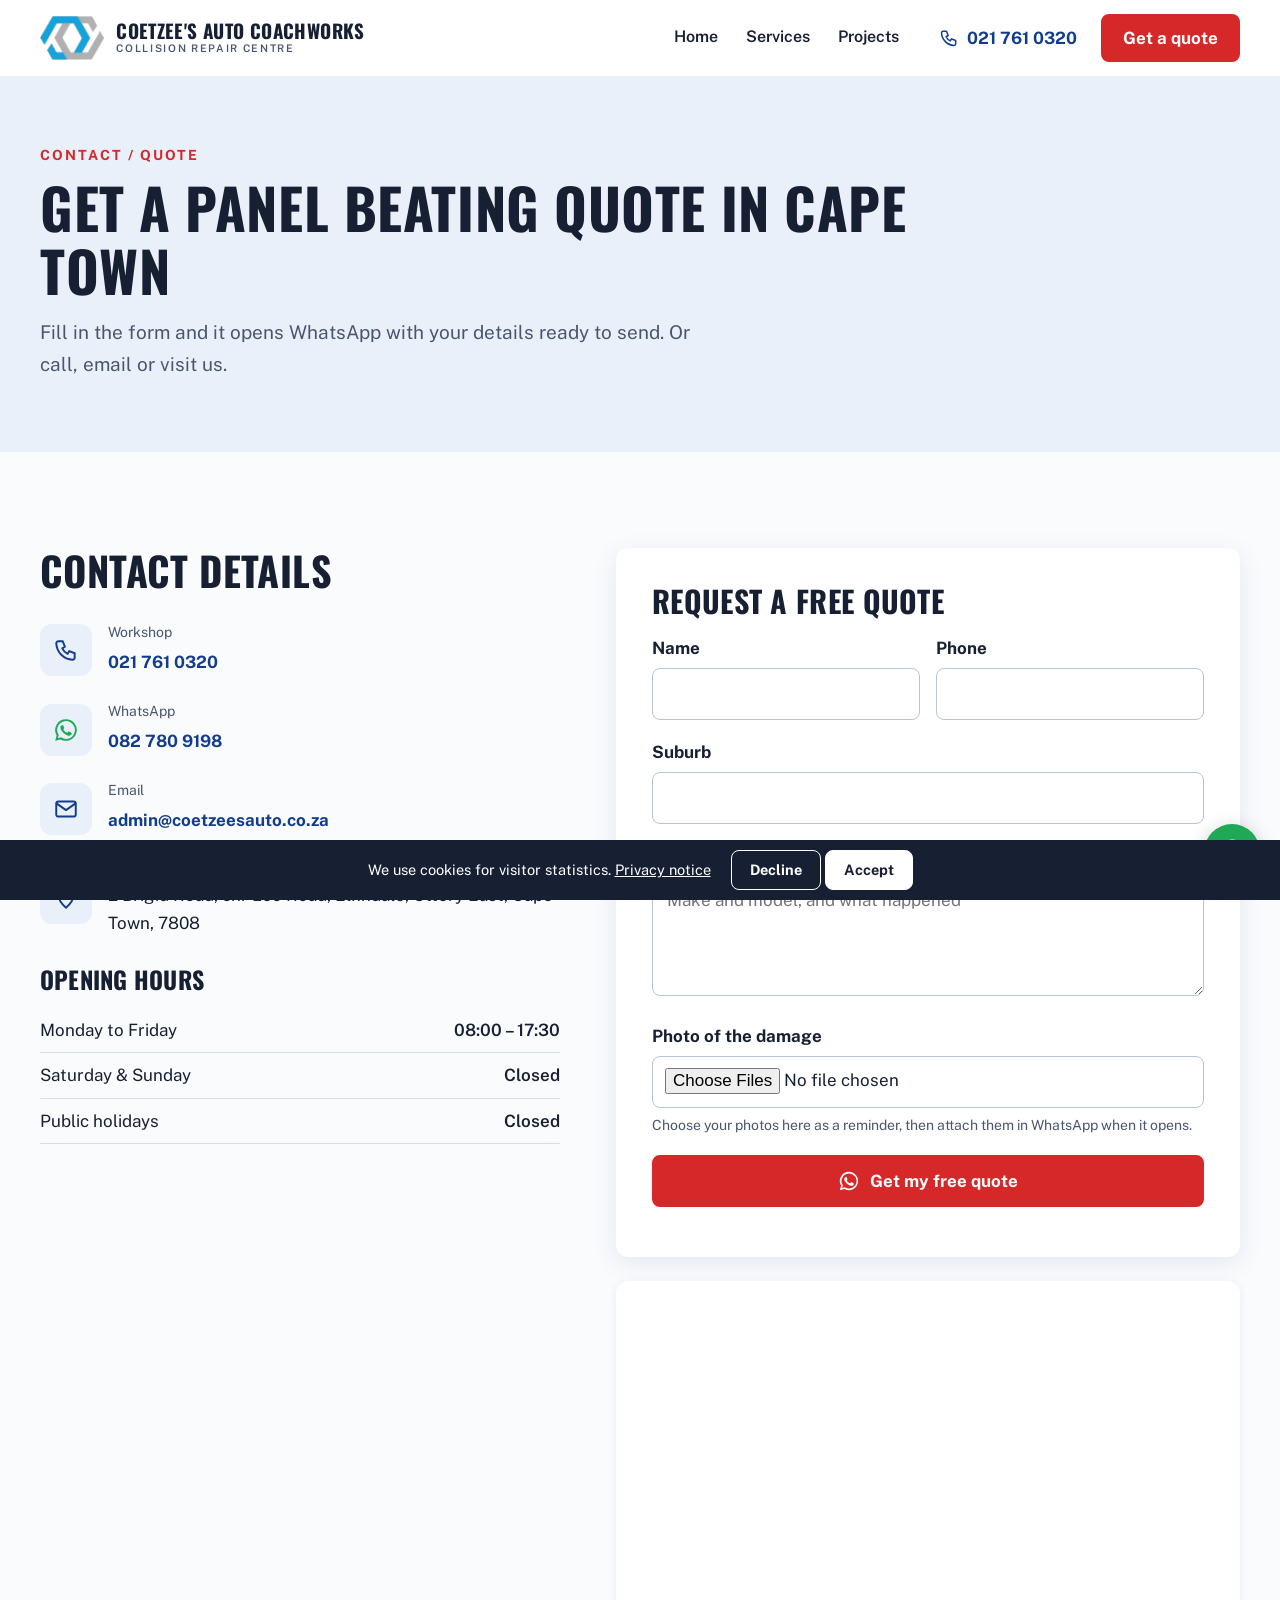
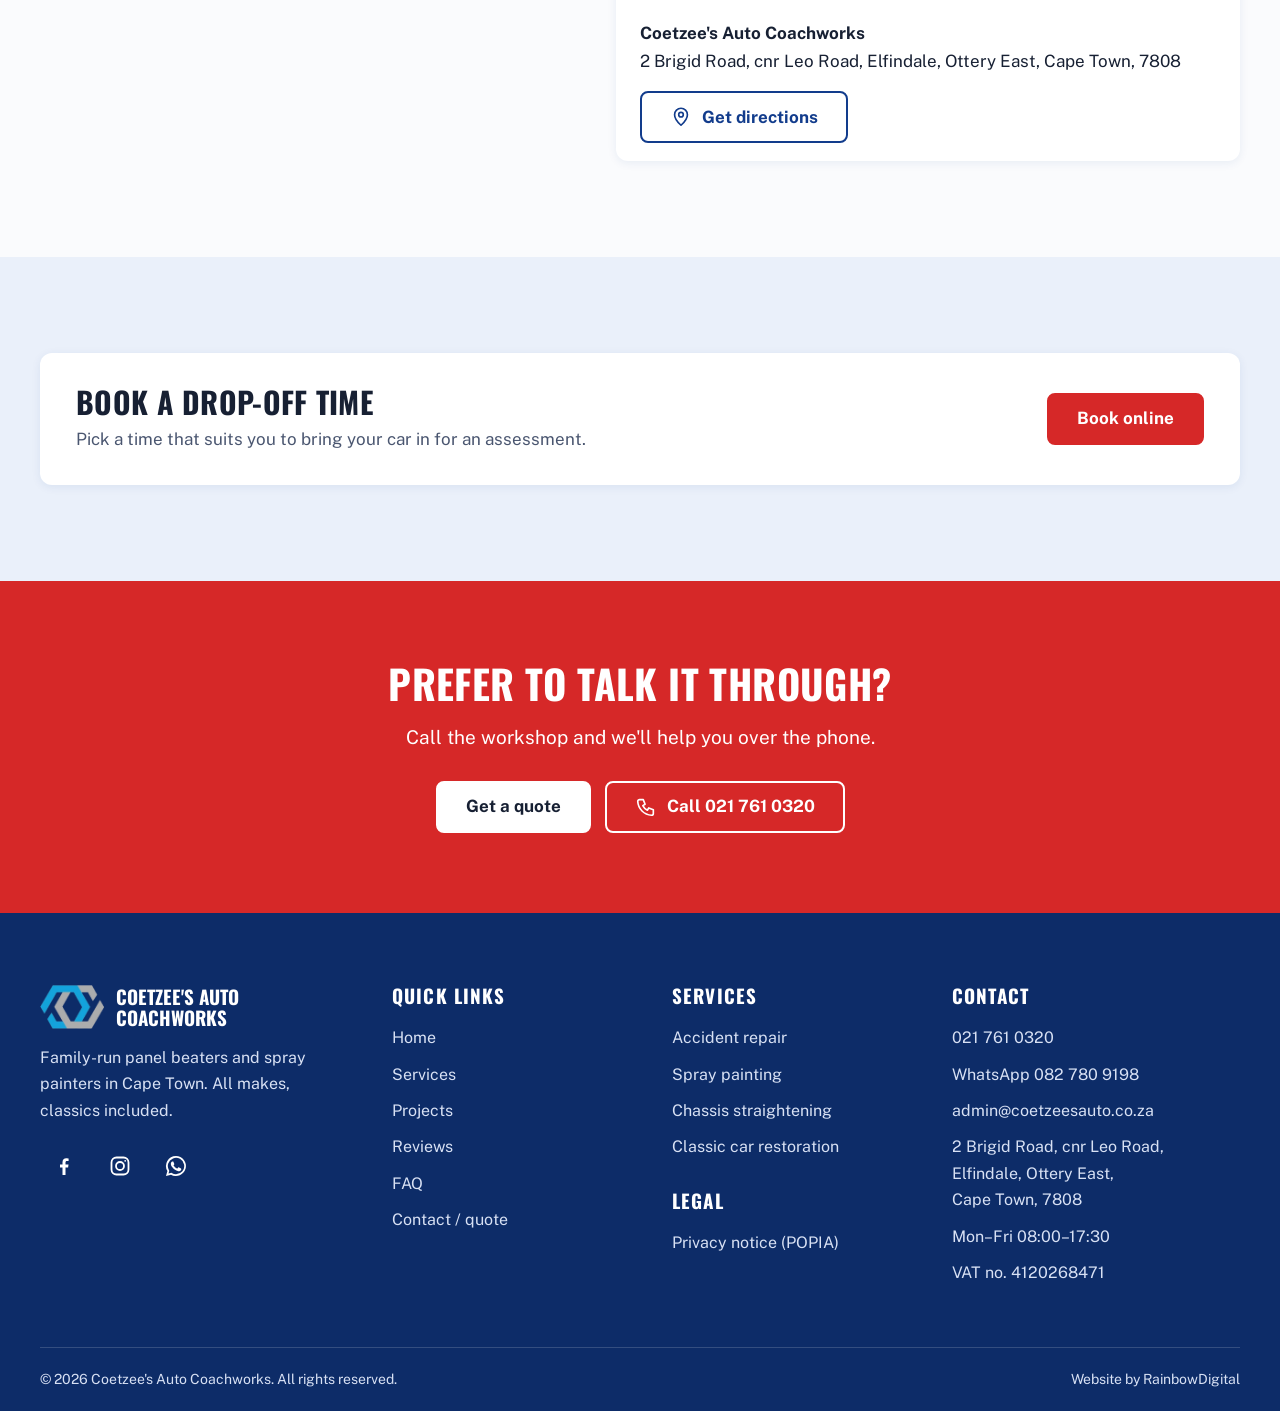
<file: contact/index.html>
<!doctype html>
<html lang="en-ZA">
<head>
<meta charset="utf-8">
<meta name="viewport" content="width=device-width, initial-scale=1">
<title>Get a quote | COETZEE'S AUTO COACHWORKS</title>
<meta name="description" content="Get a free panel beating or spray painting quote in Cape Town. WhatsApp, call or visit Coetzee's Auto Coachworks in Elfindale.">
<link rel="canonical" href="https://www.coetzeesauto.co.za/contact/">
<meta name="geo.region" content="ZA-WC"><meta name="geo.placename" content="Cape Town">
<meta property="og:type" content="website"><meta property="og:locale" content="en_ZA"><meta property="og:site_name" content="Coetzee's Auto Coachworks">
<meta property="og:title" content="Get a quote | COETZEE'S AUTO COACHWORKS"><meta property="og:description" content="Get a free panel beating or spray painting quote in Cape Town. WhatsApp, call or visit Coetzee's Auto Coachworks in Elfindale."><meta property="og:url" content="https://www.coetzeesauto.co.za/contact/">
<meta property="og:image" content="https://www.coetzeesauto.co.za/assets/img/coetzees-auto-coachworks-link-preview.jpg"><meta property="og:image:width" content="1200"><meta property="og:image:height" content="630">
<meta name="twitter:card" content="summary_large_image">
<meta name="theme-color" content="#123C8C">
<link rel="icon" type="image/png" href="/assets/favicon.png"><link rel="apple-touch-icon" href="/assets/apple-touch-icon.png">
<link rel="preconnect" href="https://fonts.googleapis.com"><link rel="preconnect" href="https://fonts.gstatic.com" crossorigin><link href="https://fonts.googleapis.com/css2?family=Oswald:wght@600;700&family=Public+Sans:wght@400;600;700&display=swap" rel="stylesheet">
<link rel="stylesheet" href="/assets/css/style.css">
<script type="application/ld+json">{"@context":"https://schema.org","@type":"AutoRepair","name":"Coetzee's Auto Coachworks","url":"https://www.coetzeesauto.co.za/","image":"https://www.coetzeesauto.co.za/assets/img/coetzees-auto-coachworks-link-preview.jpg","logo":"https://www.coetzeesauto.co.za/assets/img/coetzees-auto-coachworks-logo-mark.png","telephone":"+27217610320","email":"admin@coetzeesauto.co.za","priceRange":"$$","address":{"@type":"PostalAddress","streetAddress":"2 Brigid Road, cnr Leo Road, Elfindale, Ottery East","addressLocality":"Cape Town","addressRegion":"Western Cape","postalCode":"7808","addressCountry":"ZA"},"areaServed":[{"@type":"City","name":"Cape Town"},{"@type":"Place","name":"Elfindale"},{"@type":"Place","name":"Diep River"},{"@type":"Place","name":"Ottery"},{"@type":"Place","name":"Plumstead"},{"@type":"Place","name":"Wynberg"},{"@type":"Place","name":"Southfield"},{"@type":"Place","name":"Heathfield"},{"@type":"Place","name":"Bergvliet"},{"@type":"Place","name":"Retreat"},{"@type":"Place","name":"Constantia"}],"openingHoursSpecification":[{"@type":"OpeningHoursSpecification","dayOfWeek":["Monday","Tuesday","Wednesday","Thursday","Friday"],"opens":"08:00","closes":"17:30"}],"hasMap":"https://www.google.com/maps/search/?api=1&query=Coetzees+Auto+Coachworks&query_place_id=ChIJ9aQ7qv5CzB0R_JfKjUm2LLQ"}</script>
</head>
<body>
<a class="skip" href="#main">Skip to content</a>
<header class="header"><div class="wrap">
  <a class="brand" href="/" aria-label="Coetzee's Auto Coachworks home"><img src="/assets/img/coetzees-auto-coachworks-logo-mark.png" alt="" width="67" height="44"><span class="brand-name">Coetzee's Auto Coachworks<small>COLLISION REPAIR CENTRE</small></span></a>
  <nav class="nav" id="nav" aria-label="Main menu"><ul><li><a href="/"><span>Home</span></a></li><li><a href="/services/"><span>Services</span></a></li><li><a href="/projects/"><span>Projects</span></a></li><li><a class="btn nav-cta" href="/contact/">Get a quote</a></li></ul></nav>
  <a class="head-phone" href="tel:+27217610320" aria-label="Call 021 761 0320"><svg viewBox="0 0 24 24" fill="none" stroke="currentColor" stroke-width="1.8" stroke-linecap="round" stroke-linejoin="round" aria-hidden="true" ><path d="M5 4h4l2 5-2.5 1.5a11 11 0 0 0 5 5L15 13l5 2v4a2 2 0 0 1-2 2A16 16 0 0 1 3 6a2 2 0 0 1 2-2z"/></svg><span>021 761 0320</span></a>
  <a class="btn" href="/contact/" aria-current="page">Get a quote</a>
  <button class="burger" type="button" aria-label="Menu" aria-expanded="false" aria-controls="nav"><span></span><span></span><span></span></button>
</div></header>
<main id="main"><section class="page-head"><div class="wrap"><span class="eyebrow">Contact / quote</span><h1>Get a panel beating quote in Cape Town</h1><p class="lead">Fill in the form and it opens WhatsApp with your details ready to send. Or call, email or visit us.</p></div></section>
<section class="section"><div class="wrap contact-grid">
  <div>
    <h2>Contact details</h2>
    <ul class="details">
      <li><span class="ico"><svg viewBox="0 0 24 24" fill="none" stroke="currentColor" stroke-width="1.8" stroke-linecap="round" stroke-linejoin="round" aria-hidden="true" ><path d="M5 4h4l2 5-2.5 1.5a11 11 0 0 0 5 5L15 13l5 2v4a2 2 0 0 1-2 2A16 16 0 0 1 3 6a2 2 0 0 1 2-2z"/></svg></span><div><small>Workshop</small><a href="tel:+27217610320">021 761 0320</a></div></li>
      <li><span class="ico" style="color:var(--wa)"><svg viewBox="0 0 24 24" fill="currentColor" aria-hidden="true"><path d="M12 2a10 10 0 0 0-8.600 15.100L2 22l5-1.300A10 10 0 1 0 12 2zm0 18.200a8.200 8.200 0 0 1-4.200-1.200l-.300-.200-3 .800.800-2.900-.200-.300A8.200 8.200 0 1 1 12 20.200zm4.500-6.100c-.200-.100-1.500-.700-1.700-.800s-.400-.100-.600.100-.600.800-.800 1-.300.200-.500.100a6.700 6.700 0 0 1-3.300-2.900c-.300-.400.300-.400.700-1.300a.500.500 0 0 0 0-.500c-.100-.100-.600-1.400-.800-1.900s-.400-.400-.600-.400h-.500a1 1 0 0 0-.700.300 2.900 2.900 0 0 0-.900 2.200 5 5 0 0 0 1.100 2.700 11.600 11.600 0 0 0 4.400 3.900c1.600.700 2.300.800 3.100.600a2.600 2.600 0 0 0 1.700-1.200 2.100 2.100 0 0 0 .100-1.200c0-.100-.200-.200-.500-.300z"/></svg></span><div><small>WhatsApp</small><a href="https://wa.me/27827809198?text=Hi%2C%20I'd%20like%20a%20quote%20for%E2%80%A6" target="_blank" rel="noopener">082 780 9198</a></div></li>
      <li><span class="ico"><svg viewBox="0 0 24 24" fill="none" stroke="currentColor" stroke-width="1.8" stroke-linecap="round" stroke-linejoin="round" aria-hidden="true" ><rect x="3" y="5" width="18" height="14" rx="2"/><path d="M3.500 7l8.500 6 8.500-6"/></svg></span><div><small>Email</small><a href="mailto:admin@coetzeesauto.co.za">admin@coetzeesauto.co.za</a></div></li>
      <li><span class="ico"><svg viewBox="0 0 24 24" fill="none" stroke="currentColor" stroke-width="1.8" stroke-linecap="round" stroke-linejoin="round" aria-hidden="true" ><path d="M12 21s7-6.2 7-11.5A7 7 0 0 0 5 9.500C5 14.800 12 21 12 21z"/><circle cx="12" cy="9.500" r="2.5"/></svg></span><div><small>Workshop address</small>2 Brigid Road, cnr Leo Road, Elfindale, Ottery East, Cape Town, 7808</div></li>
    </ul>
    <h3>Opening hours</h3>
    <table class="hours"><tbody><tr><td>Monday to Friday</td><td>08:00 – 17:30</td></tr><tr><td>Saturday & Sunday</td><td>Closed</td></tr><tr><td>Public holidays</td><td>Closed</td></tr></tbody></table>
  </div>
  <div>
  <form class="form" id="quote-form">
    <h2>Request a free quote</h2>
    <div class="field-2">
      <div class="field"><label for="q-name">Name</label><input id="q-name" name="name" autocomplete="name" required></div>
      <div class="field"><label for="q-phone">Phone</label><input id="q-phone" name="phone" type="tel" autocomplete="tel" inputmode="tel" required></div>
    </div>
    <div class="field"><label for="q-suburb">Suburb</label><input id="q-suburb" name="suburb" autocomplete="address-level2" required></div>
    <div class="field"><label for="q-job">What needs doing?</label><textarea id="q-job" name="job" required placeholder="Make and model, and what happened"></textarea></div>
    <div class="field"><label for="q-photo">Photo of the damage</label><input id="q-photo" name="photo" type="file" accept="image/*" multiple><p class="hint">Choose your photos here as a reminder, then attach them in WhatsApp when it opens.</p></div>
    <button class="btn" type="submit"><svg viewBox="0 0 24 24" fill="currentColor" aria-hidden="true"><path d="M12 2a10 10 0 0 0-8.600 15.100L2 22l5-1.300A10 10 0 1 0 12 2zm0 18.200a8.200 8.200 0 0 1-4.200-1.200l-.300-.200-3 .800.800-2.900-.200-.300A8.200 8.200 0 1 1 12 20.200zm4.500-6.100c-.200-.100-1.500-.700-1.700-.800s-.400-.100-.600.100-.600.800-.800 1-.300.200-.500.100a6.700 6.700 0 0 1-3.300-2.900c-.300-.400.300-.400.700-1.300a.500.500 0 0 0 0-.500c-.100-.100-.600-1.400-.800-1.900s-.400-.400-.600-.400h-.500a1 1 0 0 0-.700.300 2.900 2.900 0 0 0-.900 2.200 5 5 0 0 0 1.100 2.700 11.600 11.600 0 0 0 4.400 3.900c1.600.700 2.300.800 3.100.600a2.600 2.600 0 0 0 1.700-1.200 2.100 2.100 0 0 0 .100-1.200c0-.100-.200-.200-.500-.300z"/></svg>Get my free quote</button>
    <p class="form-msg" role="status" aria-live="polite"></p>
  </form>
  <div class="gmap">
    <iframe src="https://www.google.com/maps/embed?origin=mfe&pb=!1m3!2m1!1sCoetzee%27s+Auto+Coachworks+Elfindale+Cape+Town!6i15" title="Google Map showing Coetzee's Auto Coachworks" loading="lazy" referrerpolicy="no-referrer-when-downgrade" allowfullscreen></iframe>
    <div class="gmap-foot"><p><strong>Coetzee's Auto Coachworks</strong><br>2 Brigid Road, cnr Leo Road, Elfindale, Ottery East, Cape Town, 7808</p><a class="btn btn-line" href="https://www.google.com/maps/dir/?api=1&destination=Coetzees+Auto+Coachworks&destination_place_id=ChIJ9aQ7qv5CzB0R_JfKjUm2LLQ" target="_blank" rel="noopener"><svg viewBox="0 0 24 24" fill="none" stroke="currentColor" stroke-width="1.8" stroke-linecap="round" stroke-linejoin="round" aria-hidden="true" ><path d="M12 21s7-6.2 7-11.5A7 7 0 0 0 5 9.500C5 14.800 12 21 12 21z"/><circle cx="12" cy="9.500" r="2.5"/></svg>Get directions</a></div>
  </div>
  </div>
</div></section>
<section class="section tint"><div class="wrap">
  <div class="book"><div><h2>Book a drop-off time</h2><p>Pick a time that suits you to bring your car in for an assessment.</p></div>
  <a class="btn" href="https://wa.me/27827809198?text=Hi%2C%20I'd%20like%20to%20book%20a%20time%20to%20bring%20my%20car%20in%20for%20an%20assessment%E2%80%A6" target="_blank" rel="noopener">Book online</a></div>
</div></section>

<section class="final"><div class="wrap">
  <h2>Prefer to talk it through?</h2><p>Call the workshop and we'll help you over the phone.</p>
  <div class="btn-row" style="justify-content:center"><a class="btn btn-white" href="/contact/">Get a quote</a><a class="btn btn-ghost" href="tel:+27217610320"><svg viewBox="0 0 24 24" fill="none" stroke="currentColor" stroke-width="1.8" stroke-linecap="round" stroke-linejoin="round" aria-hidden="true" ><path d="M5 4h4l2 5-2.5 1.5a11 11 0 0 0 5 5L15 13l5 2v4a2 2 0 0 1-2 2A16 16 0 0 1 3 6a2 2 0 0 1 2-2z"/></svg>Call 021 761 0320</a></div>
</div></section>
</main>
<footer class="footer"><div class="wrap">
  <div class="foot-grid">
    <div>
      <div class="foot-brand"><img src="/assets/img/coetzees-auto-coachworks-logo-mark.png" alt="" width="67" height="44" loading="lazy"><b>Coetzee's Auto Coachworks</b></div>
      <p>Family-run panel beaters and spray painters in Cape Town. All makes, classics included.</p>
      <div class="social">
        <a href="https://www.facebook.com/search/top?q=Coetzee%27s%20Auto%20Coachworks" target="_blank" rel="noopener" aria-label="Facebook"><svg viewBox="0 0 24 24" fill="currentColor" aria-hidden="true"><path d="M13.500 21v-7.500h2.600l.400-3h-3V8.600c0-.900.300-1.500 1.500-1.500h1.600V4.400A20 20 0 0 0 14.300 4.300c-2.300 0-3.800 1.400-3.800 3.900v2.300H8v3h2.500V21z"/></svg></a>
        <a href="https://www.instagram.com/" target="_blank" rel="noopener" aria-label="Instagram"><svg viewBox="0 0 24 24" fill="none" stroke="currentColor" stroke-width="1.8" stroke-linecap="round" stroke-linejoin="round" aria-hidden="true" ><rect x="3.500" y="3.500" width="17" height="17" rx="5"/><circle cx="12" cy="12" r="4"/><path d="M17.200 6.800h.01"/></svg></a>
        <a href="https://wa.me/27827809198?text=Hi%2C%20I'd%20like%20a%20quote%20for%E2%80%A6" target="_blank" rel="noopener" aria-label="WhatsApp"><svg viewBox="0 0 24 24" fill="currentColor" aria-hidden="true"><path d="M12 2a10 10 0 0 0-8.600 15.100L2 22l5-1.300A10 10 0 1 0 12 2zm0 18.200a8.200 8.200 0 0 1-4.200-1.200l-.300-.200-3 .800.800-2.900-.200-.300A8.200 8.200 0 1 1 12 20.200zm4.500-6.100c-.200-.100-1.500-.700-1.700-.800s-.400-.100-.600.100-.600.800-.800 1-.300.200-.500.100a6.700 6.700 0 0 1-3.300-2.900c-.300-.400.300-.400.700-1.300a.500.500 0 0 0 0-.500c-.100-.100-.600-1.400-.800-1.900s-.400-.400-.600-.400h-.500a1 1 0 0 0-.700.300 2.900 2.900 0 0 0-.900 2.200 5 5 0 0 0 1.100 2.700 11.600 11.600 0 0 0 4.400 3.900c1.600.700 2.300.800 3.100.600a2.600 2.600 0 0 0 1.700-1.200 2.100 2.100 0 0 0 .100-1.200c0-.100-.200-.200-.500-.300z"/></svg></a>
      </div>
    </div>
    <div><h2>Quick links</h2><ul>
      <li><a href="/">Home</a></li><li><a href="/services/">Services</a></li><li><a href="/projects/">Projects</a></li>
      <li><a href="/reviews/">Reviews</a></li><li><a href="/faq/">FAQ</a></li><li><a href="/contact/">Contact / quote</a></li>
    </ul></div>
    <div><h2>Services</h2><ul>
      <li><a href="/services/#accident-repair">Accident repair</a></li><li><a href="/services/#spray-painting">Spray painting</a></li><li><a href="/services/#chassis-straightening">Chassis straightening</a></li><li><a href="/services/#classic-car-restoration">Classic car restoration</a></li>
    </ul><h2 style="margin-top:24px">Legal</h2><ul><li><a href="/privacy/">Privacy notice (POPIA)</a></li></ul></div>
    <div><h2>Contact</h2><ul>
      <li><a href="tel:+27217610320">021 761 0320</a></li>
      <li><a href="https://wa.me/27827809198?text=Hi%2C%20I'd%20like%20a%20quote%20for%E2%80%A6" target="_blank" rel="noopener">WhatsApp 082 780 9198</a></li>
      <li><a href="mailto:admin@coetzeesauto.co.za">admin@coetzeesauto.co.za</a></li>
      <li style="padding:5px 0">2 Brigid Road, cnr Leo Road,<br>Elfindale, Ottery East,<br>Cape Town, 7808</li>
      <li style="padding:5px 0">Mon–Fri 08:00–17:30</li>
      <li style="padding:5px 0">VAT no. 4120268471</li>
    </ul></div>
  </div>
  <div class="foot-bottom"><p>© <span>2026</span> Coetzee's Auto Coachworks. All rights reserved.</p><p>Website by RainbowDigital</p></div>
</div></footer>
<a class="wa-float" href="https://wa.me/27827809198?text=Hi%2C%20I'd%20like%20a%20quote%20for%E2%80%A6" target="_blank" rel="noopener" aria-label="WhatsApp us for a quote"><svg viewBox="0 0 24 24" fill="currentColor" aria-hidden="true"><path d="M12 2a10 10 0 0 0-8.600 15.100L2 22l5-1.300A10 10 0 1 0 12 2zm0 18.200a8.200 8.200 0 0 1-4.200-1.200l-.300-.200-3 .800.800-2.900-.200-.300A8.200 8.200 0 1 1 12 20.200zm4.500-6.100c-.200-.100-1.500-.700-1.700-.800s-.400-.100-.600.100-.600.800-.800 1-.300.200-.500.100a6.700 6.700 0 0 1-3.300-2.900c-.300-.400.300-.400.700-1.300a.500.500 0 0 0 0-.500c-.100-.100-.600-1.400-.800-1.900s-.400-.400-.600-.400h-.500a1 1 0 0 0-.700.300 2.900 2.900 0 0 0-.900 2.200 5 5 0 0 0 1.100 2.700 11.600 11.600 0 0 0 4.400 3.900c1.600.700 2.300.800 3.100.600a2.600 2.600 0 0 0 1.700-1.200 2.100 2.100 0 0 0 .100-1.200c0-.100-.200-.200-.500-.300z"/></svg></a>
<button class="to-top" type="button" aria-label="Back to top"><svg viewBox="0 0 24 24" fill="none" stroke="currentColor" stroke-width="1.8" stroke-linecap="round" stroke-linejoin="round" aria-hidden="true" stroke-width="2.2"><path d="M12 19V5M6 11l6-6 6 6"/></svg></button>
<div class="callbar"><a href="tel:+27217610320"><svg viewBox="0 0 24 24" fill="none" stroke="currentColor" stroke-width="1.8" stroke-linecap="round" stroke-linejoin="round" aria-hidden="true" ><path d="M5 4h4l2 5-2.5 1.5a11 11 0 0 0 5 5L15 13l5 2v4a2 2 0 0 1-2 2A16 16 0 0 1 3 6a2 2 0 0 1 2-2z"/></svg>Call</a><a href="/contact/">Get a quote</a></div>
<div class="cookie" role="region" aria-label="Cookie notice"><div class="wrap"><p>We use cookies for visitor statistics. <a href="/privacy/">Privacy notice</a></p><div><button type="button" class="no" data-choice="no">Decline</button> <button type="button" data-choice="yes">Accept</button></div></div></div>
<script>window.SITE={"wa":"27827809198","ga":""}</script>
<script src="/assets/js/site.js" defer></script>
</body>
</html>
</file>
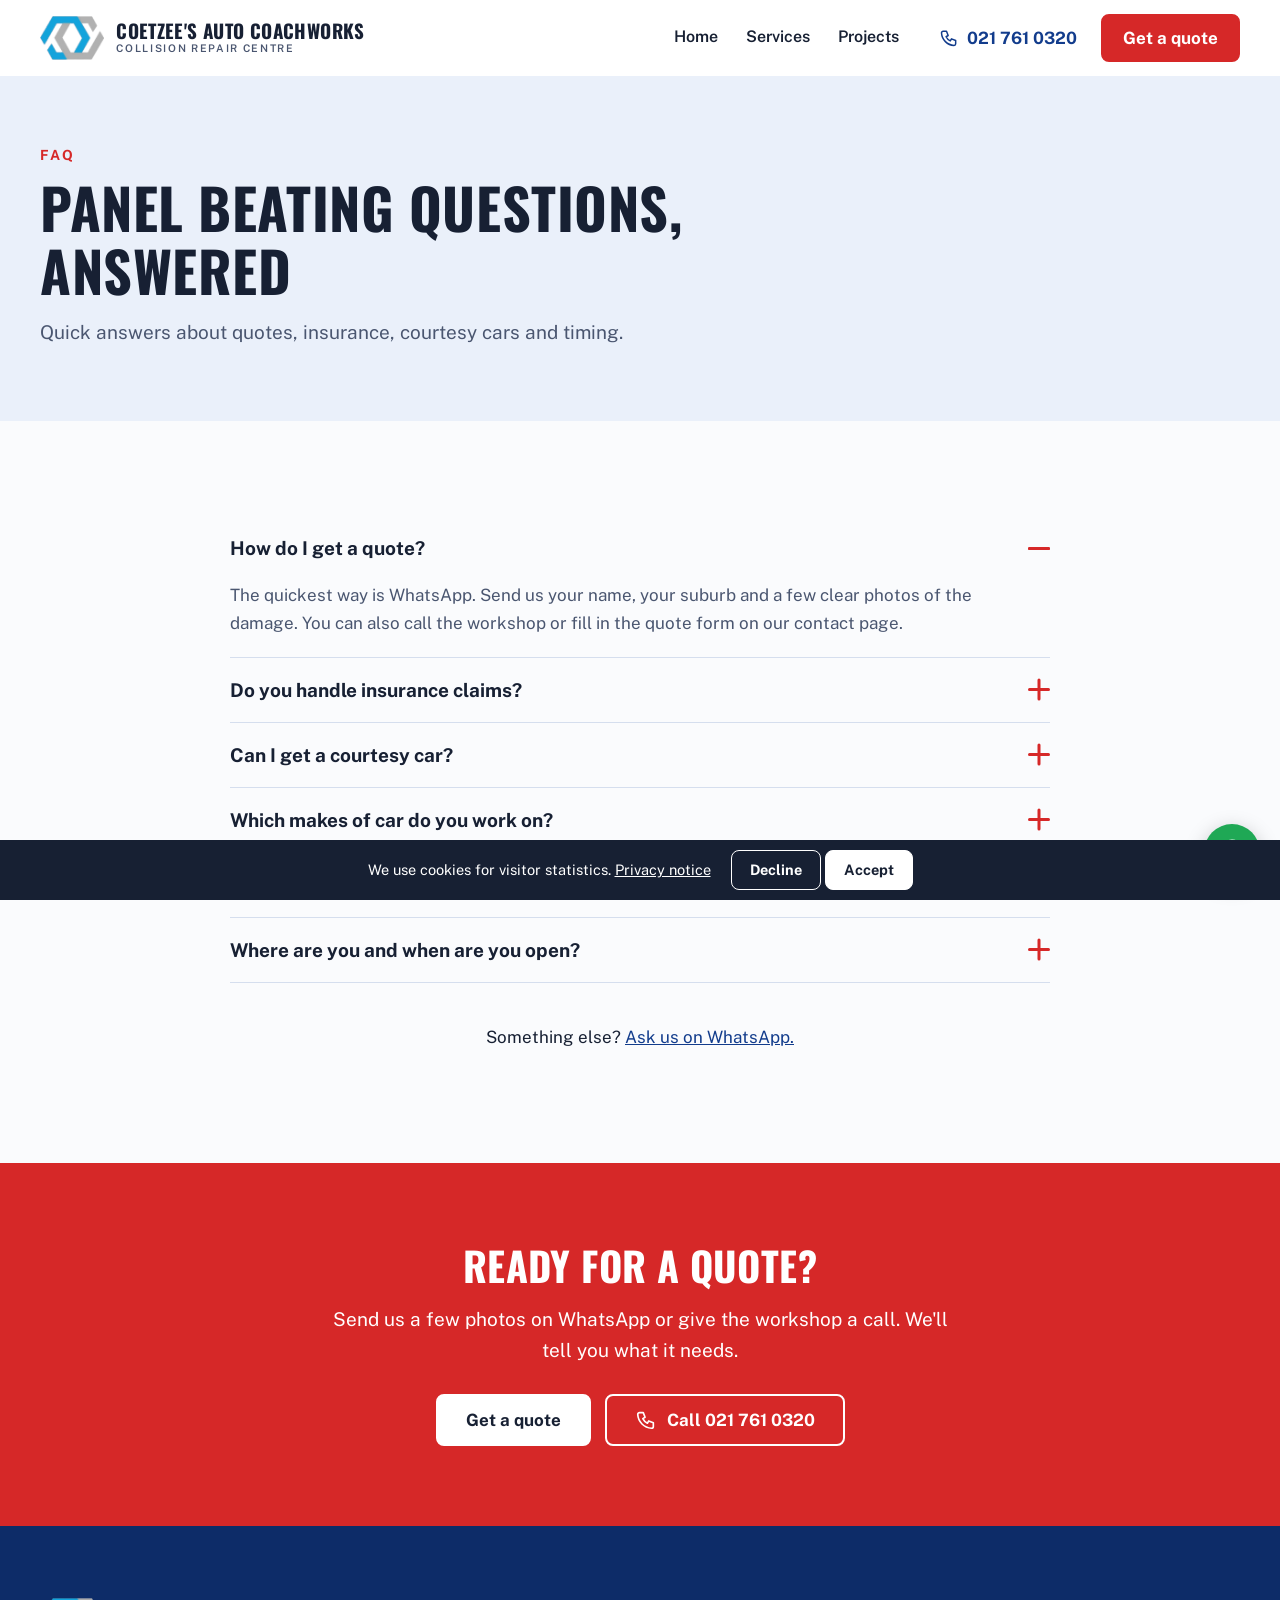
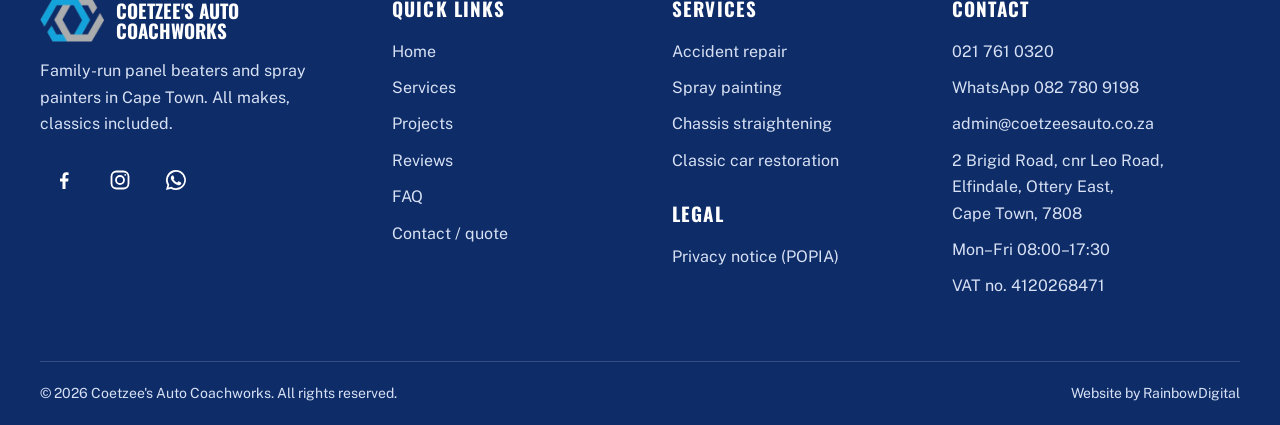
<file: faq/index.html>
<!doctype html>
<html lang="en-ZA">
<head>
<meta charset="utf-8">
<meta name="viewport" content="width=device-width, initial-scale=1">
<title>FAQ | COETZEE'S AUTO COACHWORKS</title>
<meta name="description" content="Answers to common questions about quotes, insurance claims, courtesy cars, repair times and opening hours at our Cape Town panel shop.">
<link rel="canonical" href="https://www.coetzeesauto.co.za/faq/">
<meta name="geo.region" content="ZA-WC"><meta name="geo.placename" content="Cape Town">
<meta property="og:type" content="website"><meta property="og:locale" content="en_ZA"><meta property="og:site_name" content="Coetzee's Auto Coachworks">
<meta property="og:title" content="FAQ | COETZEE'S AUTO COACHWORKS"><meta property="og:description" content="Answers to common questions about quotes, insurance claims, courtesy cars, repair times and opening hours at our Cape Town panel shop."><meta property="og:url" content="https://www.coetzeesauto.co.za/faq/">
<meta property="og:image" content="https://www.coetzeesauto.co.za/assets/img/coetzees-auto-coachworks-link-preview.jpg"><meta property="og:image:width" content="1200"><meta property="og:image:height" content="630">
<meta name="twitter:card" content="summary_large_image">
<meta name="theme-color" content="#123C8C">
<link rel="icon" type="image/png" href="/assets/favicon.png"><link rel="apple-touch-icon" href="/assets/apple-touch-icon.png">
<link rel="preconnect" href="https://fonts.googleapis.com"><link rel="preconnect" href="https://fonts.gstatic.com" crossorigin><link href="https://fonts.googleapis.com/css2?family=Oswald:wght@600;700&family=Public+Sans:wght@400;600;700&display=swap" rel="stylesheet">
<link rel="stylesheet" href="/assets/css/style.css">

</head>
<body>
<a class="skip" href="#main">Skip to content</a>
<header class="header"><div class="wrap">
  <a class="brand" href="/" aria-label="Coetzee's Auto Coachworks home"><img src="/assets/img/coetzees-auto-coachworks-logo-mark.png" alt="" width="67" height="44"><span class="brand-name">Coetzee's Auto Coachworks<small>COLLISION REPAIR CENTRE</small></span></a>
  <nav class="nav" id="nav" aria-label="Main menu"><ul><li><a href="/"><span>Home</span></a></li><li><a href="/services/"><span>Services</span></a></li><li><a href="/projects/"><span>Projects</span></a></li><li><a class="btn nav-cta" href="/contact/">Get a quote</a></li></ul></nav>
  <a class="head-phone" href="tel:+27217610320" aria-label="Call 021 761 0320"><svg viewBox="0 0 24 24" fill="none" stroke="currentColor" stroke-width="1.8" stroke-linecap="round" stroke-linejoin="round" aria-hidden="true" ><path d="M5 4h4l2 5-2.5 1.5a11 11 0 0 0 5 5L15 13l5 2v4a2 2 0 0 1-2 2A16 16 0 0 1 3 6a2 2 0 0 1 2-2z"/></svg><span>021 761 0320</span></a>
  <a class="btn" href="/contact/">Get a quote</a>
  <button class="burger" type="button" aria-label="Menu" aria-expanded="false" aria-controls="nav"><span></span><span></span><span></span></button>
</div></header>
<main id="main"><section class="page-head"><div class="wrap"><span class="eyebrow">FAQ</span><h1>Panel beating questions, answered</h1><p class="lead">Quick answers about quotes, insurance, courtesy cars and timing.</p></div></section>
<section class="section"><div class="wrap"><div class="faq"><div class="faq-item"><h3 style="margin:0;text-transform:none;letter-spacing:0"><button class="faq-q" type="button" aria-expanded="true" aria-controls="faq-0">How do I get a quote?<span class="pm"></span></button></h3><div class="faq-a open" id="faq-0"><p>The quickest way is WhatsApp. Send us your name, your suburb and a few clear photos of the damage. You can also call the workshop or fill in the quote form on our contact page.</p></div></div><div class="faq-item"><h3 style="margin:0;text-transform:none;letter-spacing:0"><button class="faq-q" type="button" aria-expanded="false" aria-controls="faq-1">Do you handle insurance claims?<span class="pm"></span></button></h3><div class="faq-a" id="faq-1"><p>Yes. We repair cars on insurance claims and for private customers. Let us know who you're insured with when you contact us and we'll talk you through what happens next.</p></div></div><div class="faq-item"><h3 style="margin:0;text-transform:none;letter-spacing:0"><button class="faq-q" type="button" aria-expanded="false" aria-controls="faq-2">Can I get a courtesy car?<span class="pm"></span></button></h3><div class="faq-a" id="faq-2"><p>We keep courtesy cars for customers whose vehicles are in for repair. They're subject to availability, so please ask when you book your car in.</p></div></div><div class="faq-item"><h3 style="margin:0;text-transform:none;letter-spacing:0"><button class="faq-q" type="button" aria-expanded="false" aria-controls="faq-3">Which makes of car do you work on?<span class="pm"></span></button></h3><div class="faq-a" id="faq-3"><p>All makes. Everyday hatchbacks and bakkies, SUVs, sports cars and classics all come through our workshop.</p></div></div><div class="faq-item"><h3 style="margin:0;text-transform:none;letter-spacing:0"><button class="faq-q" type="button" aria-expanded="false" aria-controls="faq-4">How long will my repair take?<span class="pm"></span></button></h3><div class="faq-a" id="faq-4"><p>It depends on the damage and on parts. Once we've assessed the car we'll give you a timeframe, and we'll tell you if anything changes.</p></div></div><div class="faq-item"><h3 style="margin:0;text-transform:none;letter-spacing:0"><button class="faq-q" type="button" aria-expanded="false" aria-controls="faq-5">Where are you and when are you open?<span class="pm"></span></button></h3><div class="faq-a" id="faq-5"><p>We're at 2 Brigid Road, cnr Leo Road, Elfindale, Ottery East, Cape Town, 7808. The workshop is open Monday to Friday, 08:00 to 17:30, and closed on weekends and public holidays.</p></div></div></div>
  <p class="center" style="margin-top:40px">Something else? <a href="https://wa.me/27827809198?text=Hi%2C%20I%20have%20a%20question%20about%E2%80%A6" target="_blank" rel="noopener">Ask us on WhatsApp.</a></p>
</div></section>

<section class="final"><div class="wrap">
  <h2>Ready for a quote?</h2><p>Send us a few photos on WhatsApp or give the workshop a call. We'll tell you what it needs.</p>
  <div class="btn-row" style="justify-content:center"><a class="btn btn-white" href="/contact/">Get a quote</a><a class="btn btn-ghost" href="tel:+27217610320"><svg viewBox="0 0 24 24" fill="none" stroke="currentColor" stroke-width="1.8" stroke-linecap="round" stroke-linejoin="round" aria-hidden="true" ><path d="M5 4h4l2 5-2.5 1.5a11 11 0 0 0 5 5L15 13l5 2v4a2 2 0 0 1-2 2A16 16 0 0 1 3 6a2 2 0 0 1 2-2z"/></svg>Call 021 761 0320</a></div>
</div></section>
</main>
<footer class="footer"><div class="wrap">
  <div class="foot-grid">
    <div>
      <div class="foot-brand"><img src="/assets/img/coetzees-auto-coachworks-logo-mark.png" alt="" width="67" height="44" loading="lazy"><b>Coetzee's Auto Coachworks</b></div>
      <p>Family-run panel beaters and spray painters in Cape Town. All makes, classics included.</p>
      <div class="social">
        <a href="https://www.facebook.com/search/top?q=Coetzee%27s%20Auto%20Coachworks" target="_blank" rel="noopener" aria-label="Facebook"><svg viewBox="0 0 24 24" fill="currentColor" aria-hidden="true"><path d="M13.500 21v-7.500h2.600l.400-3h-3V8.600c0-.900.300-1.500 1.500-1.500h1.600V4.400A20 20 0 0 0 14.300 4.300c-2.300 0-3.800 1.400-3.800 3.900v2.300H8v3h2.500V21z"/></svg></a>
        <a href="https://www.instagram.com/" target="_blank" rel="noopener" aria-label="Instagram"><svg viewBox="0 0 24 24" fill="none" stroke="currentColor" stroke-width="1.8" stroke-linecap="round" stroke-linejoin="round" aria-hidden="true" ><rect x="3.500" y="3.500" width="17" height="17" rx="5"/><circle cx="12" cy="12" r="4"/><path d="M17.200 6.800h.01"/></svg></a>
        <a href="https://wa.me/27827809198?text=Hi%2C%20I'd%20like%20a%20quote%20for%E2%80%A6" target="_blank" rel="noopener" aria-label="WhatsApp"><svg viewBox="0 0 24 24" fill="currentColor" aria-hidden="true"><path d="M12 2a10 10 0 0 0-8.600 15.100L2 22l5-1.300A10 10 0 1 0 12 2zm0 18.200a8.200 8.200 0 0 1-4.200-1.200l-.300-.200-3 .800.800-2.900-.200-.300A8.200 8.200 0 1 1 12 20.200zm4.500-6.100c-.200-.100-1.500-.700-1.700-.800s-.400-.100-.600.100-.600.800-.800 1-.300.200-.500.100a6.700 6.700 0 0 1-3.300-2.900c-.300-.400.300-.400.700-1.300a.500.500 0 0 0 0-.500c-.100-.100-.600-1.400-.800-1.900s-.400-.400-.600-.400h-.500a1 1 0 0 0-.700.300 2.900 2.900 0 0 0-.900 2.200 5 5 0 0 0 1.100 2.700 11.600 11.600 0 0 0 4.400 3.900c1.600.700 2.300.800 3.100.600a2.600 2.600 0 0 0 1.700-1.200 2.100 2.100 0 0 0 .100-1.200c0-.100-.200-.200-.500-.300z"/></svg></a>
      </div>
    </div>
    <div><h2>Quick links</h2><ul>
      <li><a href="/">Home</a></li><li><a href="/services/">Services</a></li><li><a href="/projects/">Projects</a></li>
      <li><a href="/reviews/">Reviews</a></li><li><a href="/faq/">FAQ</a></li><li><a href="/contact/">Contact / quote</a></li>
    </ul></div>
    <div><h2>Services</h2><ul>
      <li><a href="/services/#accident-repair">Accident repair</a></li><li><a href="/services/#spray-painting">Spray painting</a></li><li><a href="/services/#chassis-straightening">Chassis straightening</a></li><li><a href="/services/#classic-car-restoration">Classic car restoration</a></li>
    </ul><h2 style="margin-top:24px">Legal</h2><ul><li><a href="/privacy/">Privacy notice (POPIA)</a></li></ul></div>
    <div><h2>Contact</h2><ul>
      <li><a href="tel:+27217610320">021 761 0320</a></li>
      <li><a href="https://wa.me/27827809198?text=Hi%2C%20I'd%20like%20a%20quote%20for%E2%80%A6" target="_blank" rel="noopener">WhatsApp 082 780 9198</a></li>
      <li><a href="mailto:admin@coetzeesauto.co.za">admin@coetzeesauto.co.za</a></li>
      <li style="padding:5px 0">2 Brigid Road, cnr Leo Road,<br>Elfindale, Ottery East,<br>Cape Town, 7808</li>
      <li style="padding:5px 0">Mon–Fri 08:00–17:30</li>
      <li style="padding:5px 0">VAT no. 4120268471</li>
    </ul></div>
  </div>
  <div class="foot-bottom"><p>© <span>2026</span> Coetzee's Auto Coachworks. All rights reserved.</p><p>Website by RainbowDigital</p></div>
</div></footer>
<a class="wa-float" href="https://wa.me/27827809198?text=Hi%2C%20I'd%20like%20a%20quote%20for%E2%80%A6" target="_blank" rel="noopener" aria-label="WhatsApp us for a quote"><svg viewBox="0 0 24 24" fill="currentColor" aria-hidden="true"><path d="M12 2a10 10 0 0 0-8.600 15.100L2 22l5-1.300A10 10 0 1 0 12 2zm0 18.200a8.200 8.200 0 0 1-4.200-1.200l-.300-.200-3 .800.800-2.900-.200-.300A8.200 8.200 0 1 1 12 20.200zm4.500-6.100c-.200-.100-1.500-.700-1.700-.800s-.400-.100-.600.100-.600.800-.800 1-.300.200-.500.100a6.700 6.700 0 0 1-3.300-2.900c-.300-.400.300-.400.700-1.300a.500.500 0 0 0 0-.500c-.100-.100-.600-1.400-.800-1.900s-.400-.400-.600-.400h-.500a1 1 0 0 0-.700.300 2.900 2.900 0 0 0-.900 2.200 5 5 0 0 0 1.100 2.700 11.600 11.600 0 0 0 4.400 3.900c1.600.700 2.300.800 3.100.600a2.600 2.600 0 0 0 1.700-1.200 2.100 2.100 0 0 0 .100-1.200c0-.100-.200-.200-.500-.300z"/></svg></a>
<button class="to-top" type="button" aria-label="Back to top"><svg viewBox="0 0 24 24" fill="none" stroke="currentColor" stroke-width="1.8" stroke-linecap="round" stroke-linejoin="round" aria-hidden="true" stroke-width="2.2"><path d="M12 19V5M6 11l6-6 6 6"/></svg></button>
<div class="callbar"><a href="tel:+27217610320"><svg viewBox="0 0 24 24" fill="none" stroke="currentColor" stroke-width="1.8" stroke-linecap="round" stroke-linejoin="round" aria-hidden="true" ><path d="M5 4h4l2 5-2.5 1.5a11 11 0 0 0 5 5L15 13l5 2v4a2 2 0 0 1-2 2A16 16 0 0 1 3 6a2 2 0 0 1 2-2z"/></svg>Call</a><a href="/contact/">Get a quote</a></div>
<div class="cookie" role="region" aria-label="Cookie notice"><div class="wrap"><p>We use cookies for visitor statistics. <a href="/privacy/">Privacy notice</a></p><div><button type="button" class="no" data-choice="no">Decline</button> <button type="button" data-choice="yes">Accept</button></div></div></div>
<script>window.SITE={"wa":"27827809198","ga":""}</script>
<script src="/assets/js/site.js" defer></script>
</body>
</html>
</file>
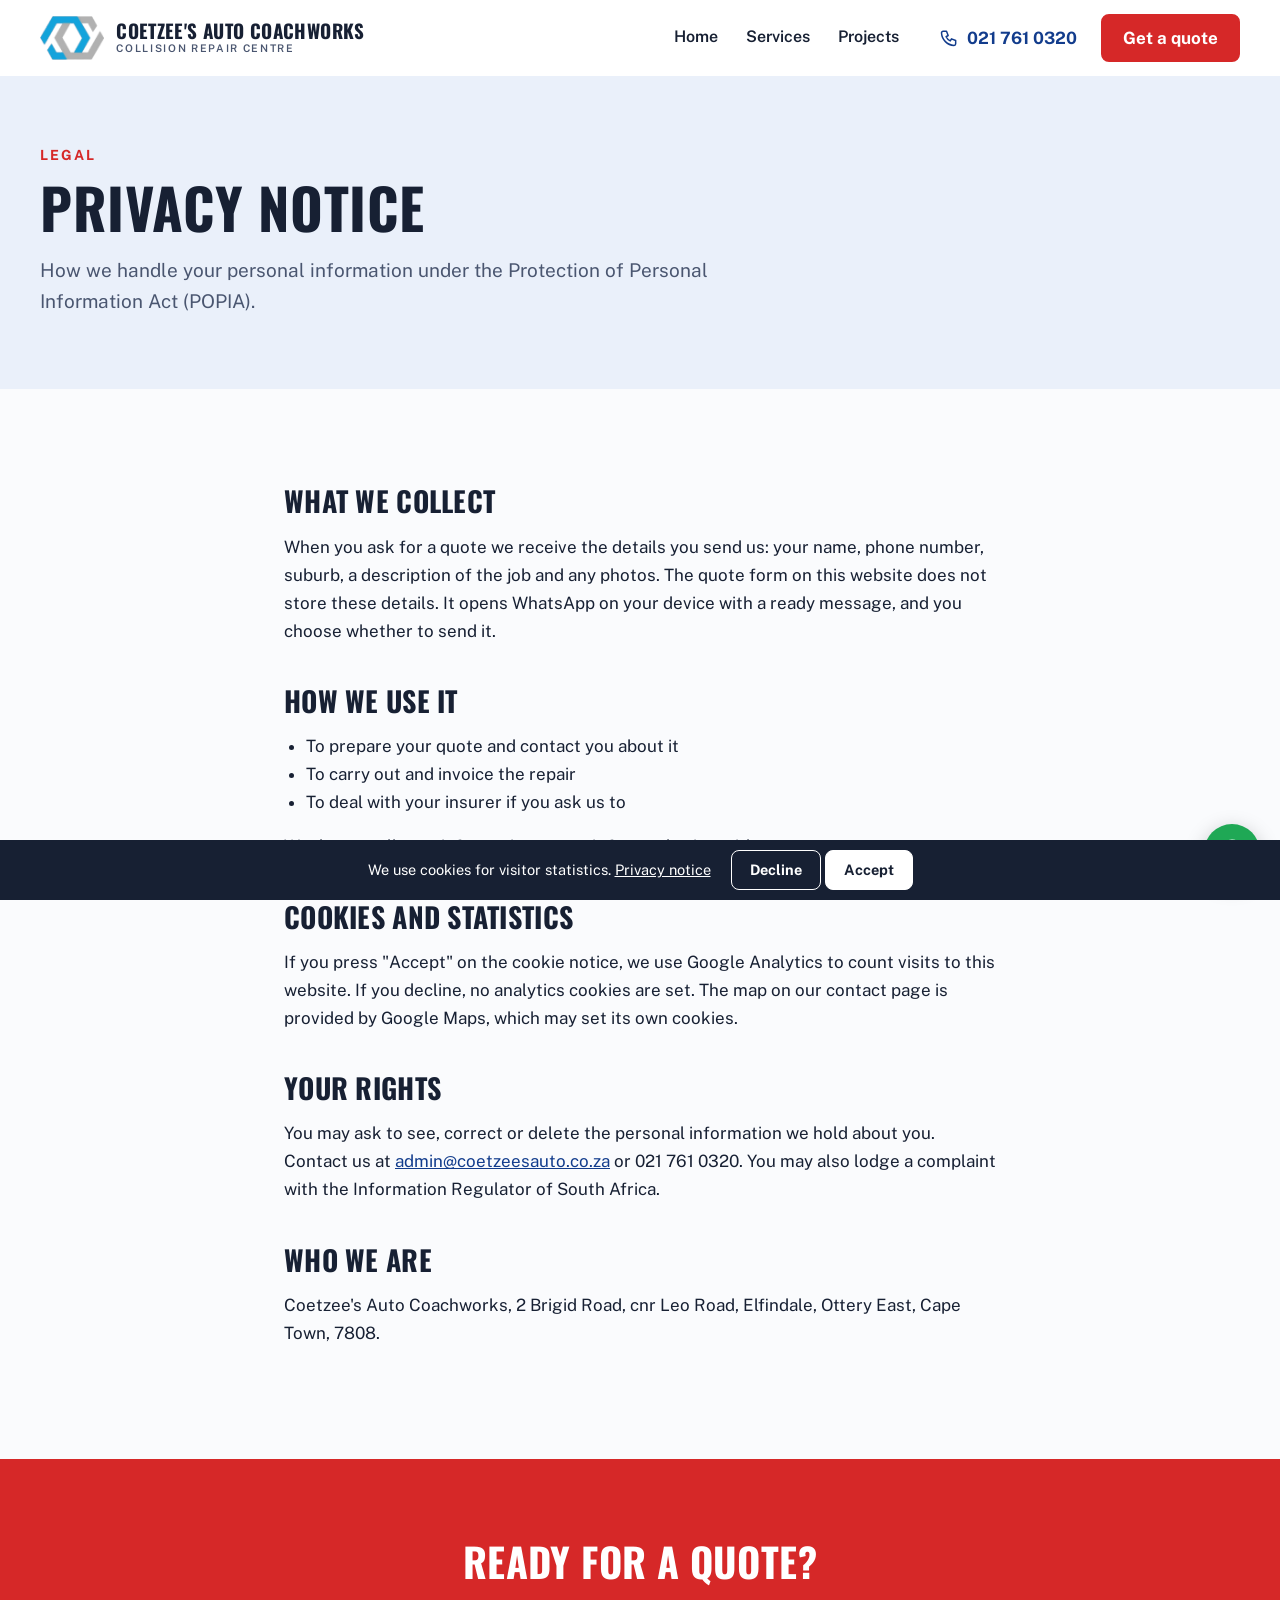
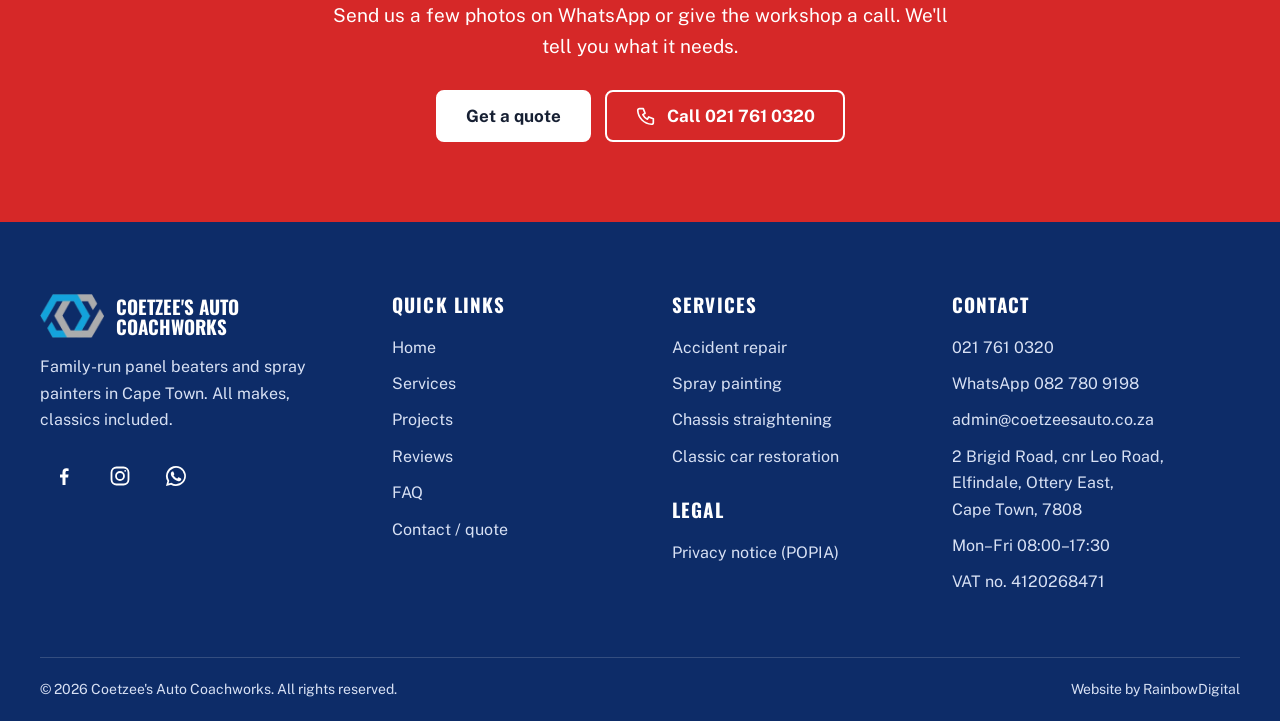
<file: privacy/index.html>
<!doctype html>
<html lang="en-ZA">
<head>
<meta charset="utf-8">
<meta name="viewport" content="width=device-width, initial-scale=1">
<title>Privacy notice | COETZEE'S AUTO COACHWORKS</title>
<meta name="description" content="How Coetzee's Auto Coachworks collects, uses and protects your personal information under POPIA.">
<link rel="canonical" href="https://www.coetzeesauto.co.za/privacy/">
<meta name="geo.region" content="ZA-WC"><meta name="geo.placename" content="Cape Town">
<meta property="og:type" content="website"><meta property="og:locale" content="en_ZA"><meta property="og:site_name" content="Coetzee's Auto Coachworks">
<meta property="og:title" content="Privacy notice | COETZEE'S AUTO COACHWORKS"><meta property="og:description" content="How Coetzee's Auto Coachworks collects, uses and protects your personal information under POPIA."><meta property="og:url" content="https://www.coetzeesauto.co.za/privacy/">
<meta property="og:image" content="https://www.coetzeesauto.co.za/assets/img/coetzees-auto-coachworks-link-preview.jpg"><meta property="og:image:width" content="1200"><meta property="og:image:height" content="630">
<meta name="twitter:card" content="summary_large_image">
<meta name="theme-color" content="#123C8C">
<link rel="icon" type="image/png" href="/assets/favicon.png"><link rel="apple-touch-icon" href="/assets/apple-touch-icon.png">
<link rel="preconnect" href="https://fonts.googleapis.com"><link rel="preconnect" href="https://fonts.gstatic.com" crossorigin><link href="https://fonts.googleapis.com/css2?family=Oswald:wght@600;700&family=Public+Sans:wght@400;600;700&display=swap" rel="stylesheet">
<link rel="stylesheet" href="/assets/css/style.css">

</head>
<body>
<a class="skip" href="#main">Skip to content</a>
<header class="header"><div class="wrap">
  <a class="brand" href="/" aria-label="Coetzee's Auto Coachworks home"><img src="/assets/img/coetzees-auto-coachworks-logo-mark.png" alt="" width="67" height="44"><span class="brand-name">Coetzee's Auto Coachworks<small>COLLISION REPAIR CENTRE</small></span></a>
  <nav class="nav" id="nav" aria-label="Main menu"><ul><li><a href="/"><span>Home</span></a></li><li><a href="/services/"><span>Services</span></a></li><li><a href="/projects/"><span>Projects</span></a></li><li><a class="btn nav-cta" href="/contact/">Get a quote</a></li></ul></nav>
  <a class="head-phone" href="tel:+27217610320" aria-label="Call 021 761 0320"><svg viewBox="0 0 24 24" fill="none" stroke="currentColor" stroke-width="1.8" stroke-linecap="round" stroke-linejoin="round" aria-hidden="true" ><path d="M5 4h4l2 5-2.5 1.5a11 11 0 0 0 5 5L15 13l5 2v4a2 2 0 0 1-2 2A16 16 0 0 1 3 6a2 2 0 0 1 2-2z"/></svg><span>021 761 0320</span></a>
  <a class="btn" href="/contact/">Get a quote</a>
  <button class="burger" type="button" aria-label="Menu" aria-expanded="false" aria-controls="nav"><span></span><span></span><span></span></button>
</div></header>
<main id="main"><section class="page-head"><div class="wrap"><span class="eyebrow">Legal</span><h1>Privacy notice</h1><p class="lead">How we handle your personal information under the Protection of Personal Information Act (POPIA).</p></div></section>
<section class="section"><div class="wrap prose">
  <h2 style="margin-top:0">What we collect</h2>
  <p>When you ask for a quote we receive the details you send us: your name, phone number, suburb, a description of the job and any photos. The quote form on this website does not store these details. It opens WhatsApp on your device with a ready message, and you choose whether to send it.</p>
  <h2>How we use it</h2>
  <ul><li>To prepare your quote and contact you about it</li><li>To carry out and invoice the repair</li><li>To deal with your insurer if you ask us to</li></ul>
  <p>We do not sell your information or use it for marketing without your consent.</p>
  <h2>Cookies and statistics</h2>
  <p>If you press "Accept" on the cookie notice, we use Google Analytics to count visits to this website. If you decline, no analytics cookies are set. The map on our contact page is provided by Google Maps, which may set its own cookies.</p>
  <h2>Your rights</h2>
  <p>You may ask to see, correct or delete the personal information we hold about you. Contact us at <a href="mailto:admin@coetzeesauto.co.za">admin@coetzeesauto.co.za</a> or 021 761 0320. You may also lodge a complaint with the Information Regulator of South Africa.</p>
  <h2>Who we are</h2>
  <p>Coetzee's Auto Coachworks, 2 Brigid Road, cnr Leo Road, Elfindale, Ottery East, Cape Town, 7808.</p>
</div></section>

<section class="final"><div class="wrap">
  <h2>Ready for a quote?</h2><p>Send us a few photos on WhatsApp or give the workshop a call. We'll tell you what it needs.</p>
  <div class="btn-row" style="justify-content:center"><a class="btn btn-white" href="/contact/">Get a quote</a><a class="btn btn-ghost" href="tel:+27217610320"><svg viewBox="0 0 24 24" fill="none" stroke="currentColor" stroke-width="1.8" stroke-linecap="round" stroke-linejoin="round" aria-hidden="true" ><path d="M5 4h4l2 5-2.5 1.5a11 11 0 0 0 5 5L15 13l5 2v4a2 2 0 0 1-2 2A16 16 0 0 1 3 6a2 2 0 0 1 2-2z"/></svg>Call 021 761 0320</a></div>
</div></section>
</main>
<footer class="footer"><div class="wrap">
  <div class="foot-grid">
    <div>
      <div class="foot-brand"><img src="/assets/img/coetzees-auto-coachworks-logo-mark.png" alt="" width="67" height="44" loading="lazy"><b>Coetzee's Auto Coachworks</b></div>
      <p>Family-run panel beaters and spray painters in Cape Town. All makes, classics included.</p>
      <div class="social">
        <a href="https://www.facebook.com/search/top?q=Coetzee%27s%20Auto%20Coachworks" target="_blank" rel="noopener" aria-label="Facebook"><svg viewBox="0 0 24 24" fill="currentColor" aria-hidden="true"><path d="M13.500 21v-7.500h2.600l.400-3h-3V8.600c0-.900.300-1.500 1.500-1.500h1.600V4.400A20 20 0 0 0 14.300 4.300c-2.300 0-3.800 1.400-3.800 3.900v2.300H8v3h2.500V21z"/></svg></a>
        <a href="https://www.instagram.com/" target="_blank" rel="noopener" aria-label="Instagram"><svg viewBox="0 0 24 24" fill="none" stroke="currentColor" stroke-width="1.8" stroke-linecap="round" stroke-linejoin="round" aria-hidden="true" ><rect x="3.500" y="3.500" width="17" height="17" rx="5"/><circle cx="12" cy="12" r="4"/><path d="M17.200 6.800h.01"/></svg></a>
        <a href="https://wa.me/27827809198?text=Hi%2C%20I'd%20like%20a%20quote%20for%E2%80%A6" target="_blank" rel="noopener" aria-label="WhatsApp"><svg viewBox="0 0 24 24" fill="currentColor" aria-hidden="true"><path d="M12 2a10 10 0 0 0-8.600 15.100L2 22l5-1.300A10 10 0 1 0 12 2zm0 18.200a8.200 8.200 0 0 1-4.200-1.200l-.300-.200-3 .800.800-2.900-.200-.300A8.200 8.200 0 1 1 12 20.200zm4.500-6.100c-.200-.100-1.500-.700-1.700-.800s-.400-.100-.600.100-.600.800-.800 1-.300.200-.500.100a6.700 6.700 0 0 1-3.300-2.900c-.300-.400.300-.400.700-1.300a.500.500 0 0 0 0-.500c-.100-.100-.600-1.400-.800-1.900s-.400-.400-.600-.400h-.500a1 1 0 0 0-.700.300 2.900 2.900 0 0 0-.900 2.200 5 5 0 0 0 1.100 2.700 11.600 11.600 0 0 0 4.400 3.900c1.600.700 2.300.800 3.100.600a2.600 2.600 0 0 0 1.700-1.200 2.100 2.100 0 0 0 .100-1.200c0-.100-.200-.200-.500-.300z"/></svg></a>
      </div>
    </div>
    <div><h2>Quick links</h2><ul>
      <li><a href="/">Home</a></li><li><a href="/services/">Services</a></li><li><a href="/projects/">Projects</a></li>
      <li><a href="/reviews/">Reviews</a></li><li><a href="/faq/">FAQ</a></li><li><a href="/contact/">Contact / quote</a></li>
    </ul></div>
    <div><h2>Services</h2><ul>
      <li><a href="/services/#accident-repair">Accident repair</a></li><li><a href="/services/#spray-painting">Spray painting</a></li><li><a href="/services/#chassis-straightening">Chassis straightening</a></li><li><a href="/services/#classic-car-restoration">Classic car restoration</a></li>
    </ul><h2 style="margin-top:24px">Legal</h2><ul><li><a href="/privacy/">Privacy notice (POPIA)</a></li></ul></div>
    <div><h2>Contact</h2><ul>
      <li><a href="tel:+27217610320">021 761 0320</a></li>
      <li><a href="https://wa.me/27827809198?text=Hi%2C%20I'd%20like%20a%20quote%20for%E2%80%A6" target="_blank" rel="noopener">WhatsApp 082 780 9198</a></li>
      <li><a href="mailto:admin@coetzeesauto.co.za">admin@coetzeesauto.co.za</a></li>
      <li style="padding:5px 0">2 Brigid Road, cnr Leo Road,<br>Elfindale, Ottery East,<br>Cape Town, 7808</li>
      <li style="padding:5px 0">Mon–Fri 08:00–17:30</li>
      <li style="padding:5px 0">VAT no. 4120268471</li>
    </ul></div>
  </div>
  <div class="foot-bottom"><p>© <span>2026</span> Coetzee's Auto Coachworks. All rights reserved.</p><p>Website by RainbowDigital</p></div>
</div></footer>
<a class="wa-float" href="https://wa.me/27827809198?text=Hi%2C%20I'd%20like%20a%20quote%20for%E2%80%A6" target="_blank" rel="noopener" aria-label="WhatsApp us for a quote"><svg viewBox="0 0 24 24" fill="currentColor" aria-hidden="true"><path d="M12 2a10 10 0 0 0-8.600 15.100L2 22l5-1.300A10 10 0 1 0 12 2zm0 18.200a8.200 8.200 0 0 1-4.200-1.200l-.300-.200-3 .800.800-2.900-.200-.300A8.200 8.200 0 1 1 12 20.200zm4.500-6.100c-.200-.100-1.500-.700-1.700-.800s-.400-.100-.600.100-.600.800-.800 1-.300.200-.500.100a6.700 6.700 0 0 1-3.300-2.900c-.300-.400.300-.400.700-1.300a.500.500 0 0 0 0-.500c-.100-.100-.600-1.400-.800-1.900s-.400-.400-.600-.400h-.500a1 1 0 0 0-.700.300 2.900 2.900 0 0 0-.900 2.200 5 5 0 0 0 1.100 2.700 11.600 11.600 0 0 0 4.400 3.900c1.600.700 2.300.800 3.100.600a2.600 2.600 0 0 0 1.700-1.200 2.100 2.100 0 0 0 .100-1.200c0-.100-.200-.200-.500-.300z"/></svg></a>
<button class="to-top" type="button" aria-label="Back to top"><svg viewBox="0 0 24 24" fill="none" stroke="currentColor" stroke-width="1.8" stroke-linecap="round" stroke-linejoin="round" aria-hidden="true" stroke-width="2.2"><path d="M12 19V5M6 11l6-6 6 6"/></svg></button>
<div class="callbar"><a href="tel:+27217610320"><svg viewBox="0 0 24 24" fill="none" stroke="currentColor" stroke-width="1.8" stroke-linecap="round" stroke-linejoin="round" aria-hidden="true" ><path d="M5 4h4l2 5-2.5 1.5a11 11 0 0 0 5 5L15 13l5 2v4a2 2 0 0 1-2 2A16 16 0 0 1 3 6a2 2 0 0 1 2-2z"/></svg>Call</a><a href="/contact/">Get a quote</a></div>
<div class="cookie" role="region" aria-label="Cookie notice"><div class="wrap"><p>We use cookies for visitor statistics. <a href="/privacy/">Privacy notice</a></p><div><button type="button" class="no" data-choice="no">Decline</button> <button type="button" data-choice="yes">Accept</button></div></div></div>
<script>window.SITE={"wa":"27827809198","ga":""}</script>
<script src="/assets/js/site.js" defer></script>
</body>
</html>
</file>
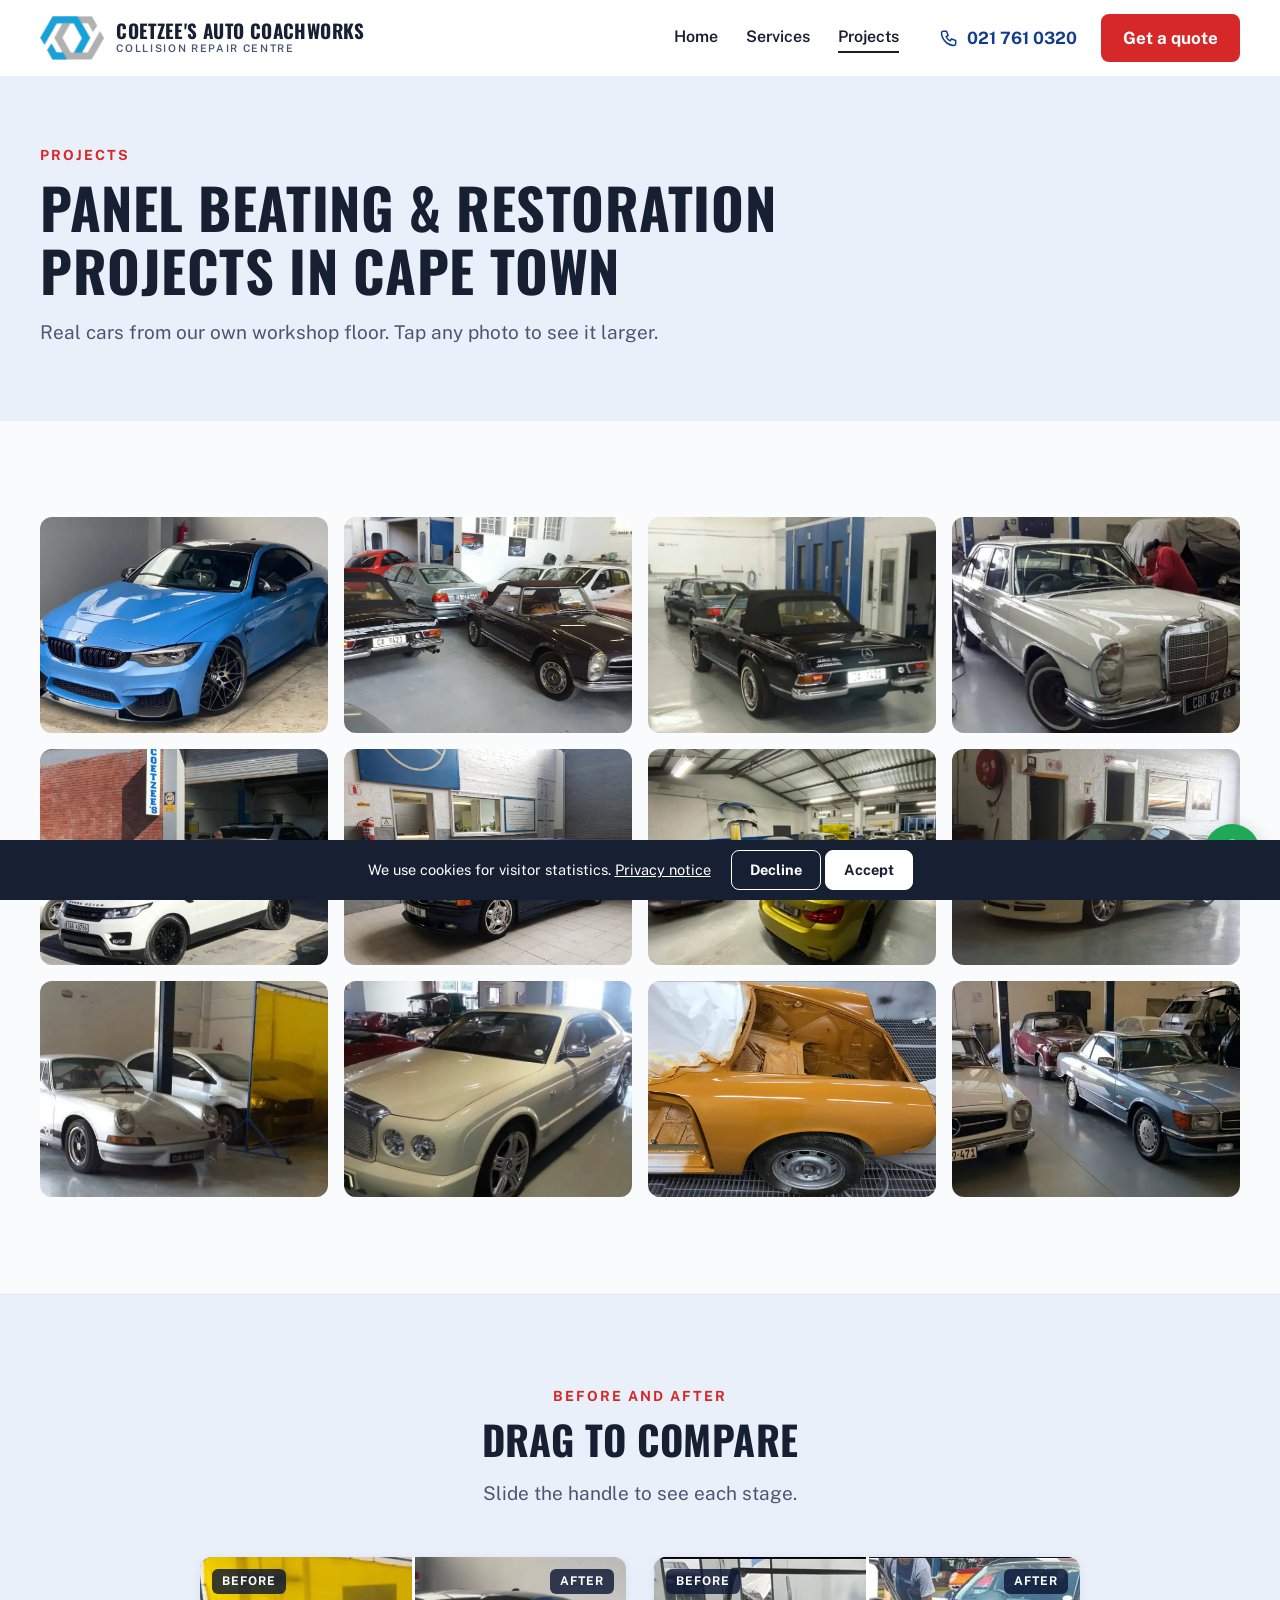
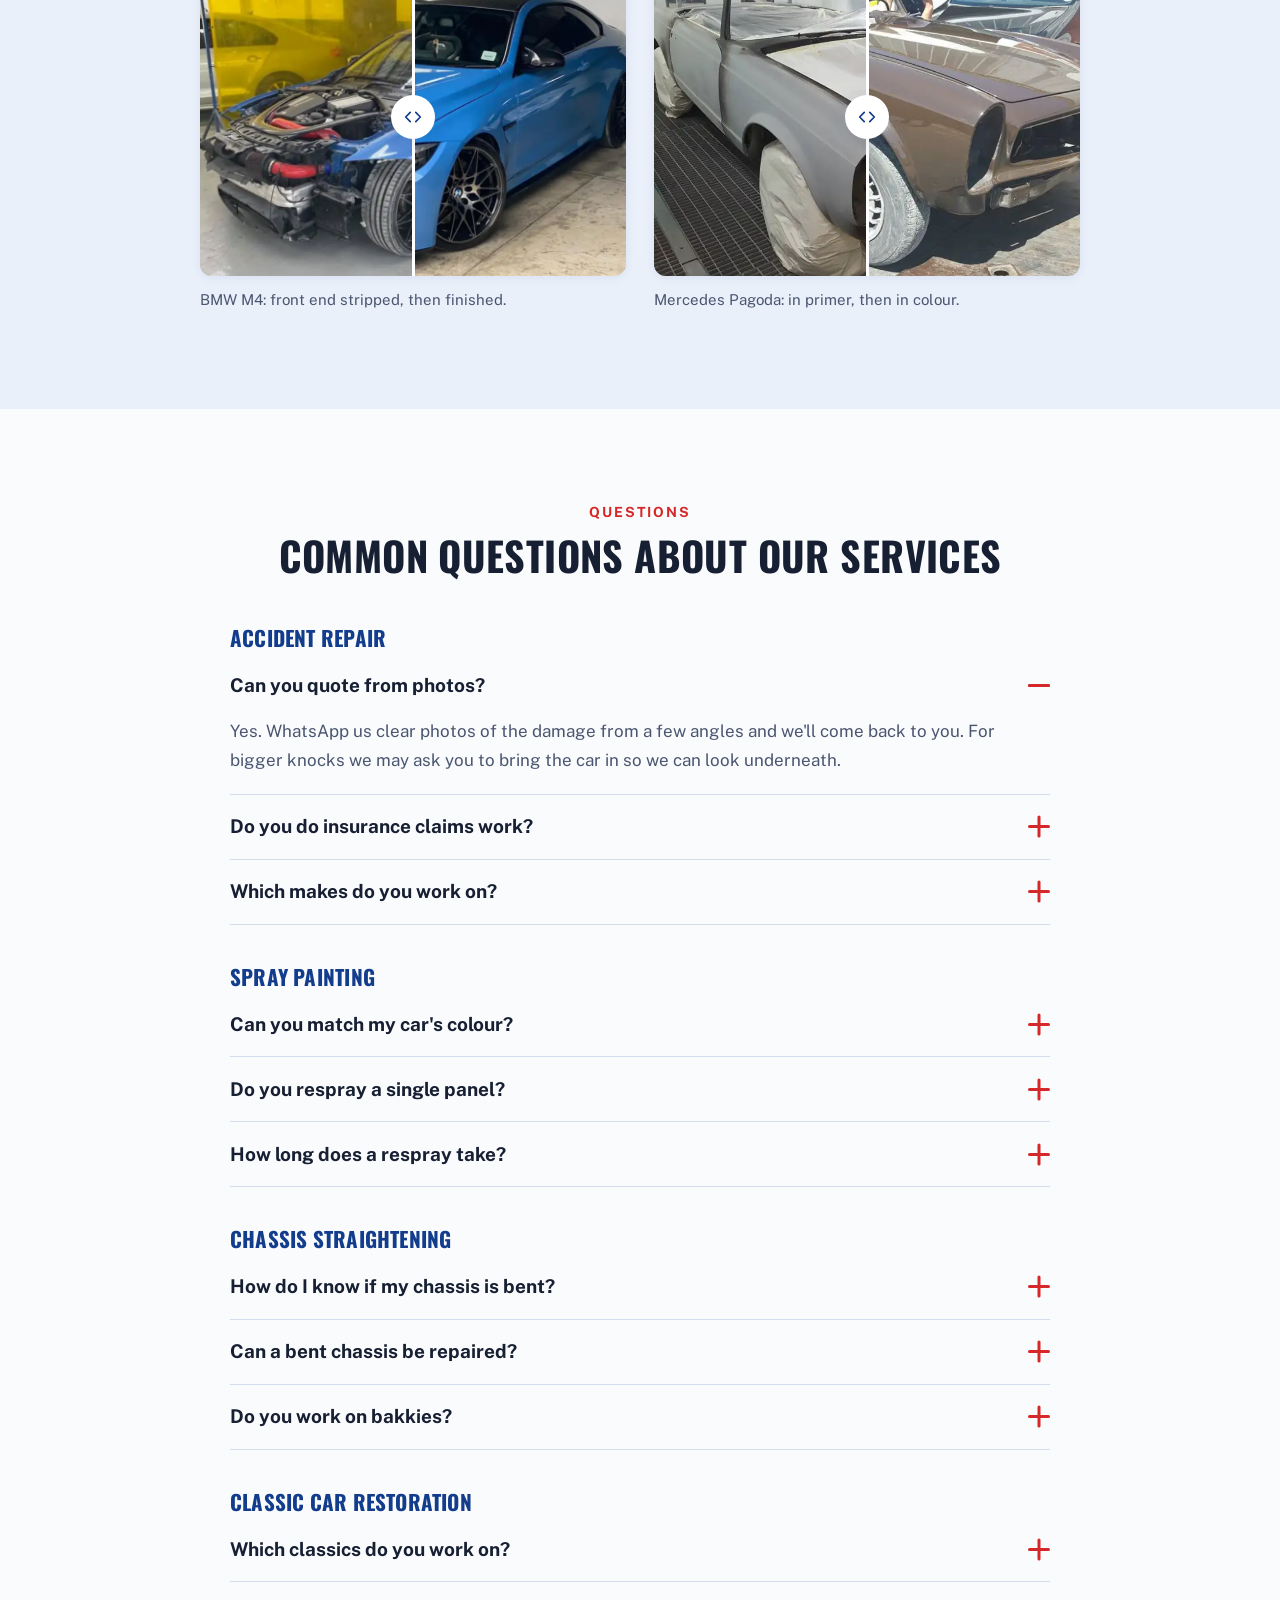
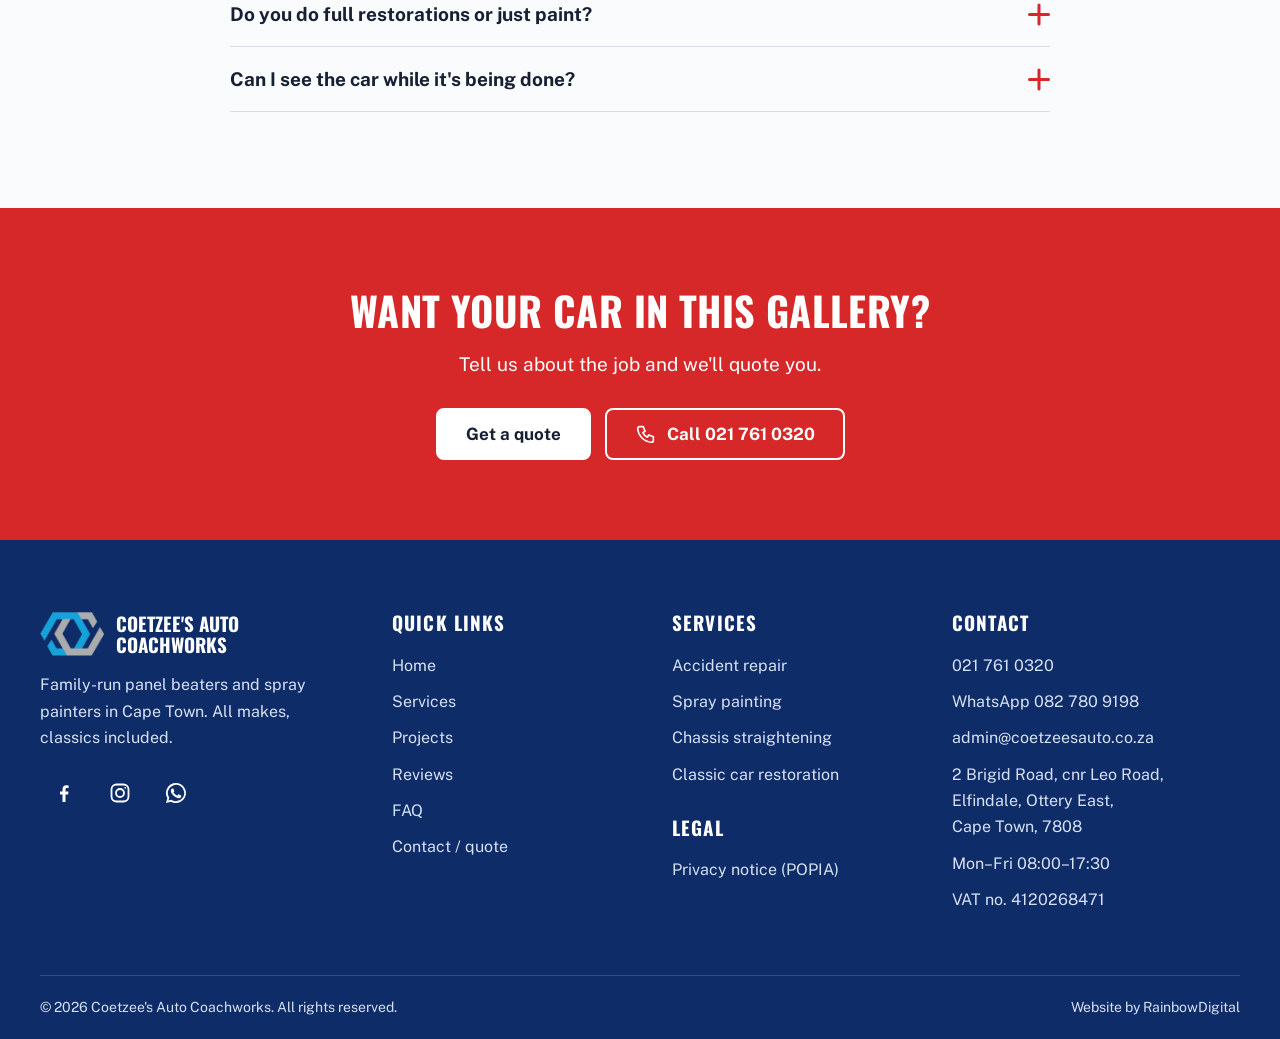
<file: projects/index.html>
<!doctype html>
<html lang="en-ZA">
<head>
<meta charset="utf-8">
<meta name="viewport" content="width=device-width, initial-scale=1">
<title>Projects | COETZEE'S AUTO COACHWORKS</title>
<meta name="description" content="Photos of real panel beating, spray painting and classic car restoration jobs from our Cape Town workshop, with before and after comparisons.">
<link rel="canonical" href="https://www.coetzeesauto.co.za/projects/">
<meta name="geo.region" content="ZA-WC"><meta name="geo.placename" content="Cape Town">
<meta property="og:type" content="website"><meta property="og:locale" content="en_ZA"><meta property="og:site_name" content="Coetzee's Auto Coachworks">
<meta property="og:title" content="Projects | COETZEE'S AUTO COACHWORKS"><meta property="og:description" content="Photos of real panel beating, spray painting and classic car restoration jobs from our Cape Town workshop, with before and after comparisons."><meta property="og:url" content="https://www.coetzeesauto.co.za/projects/">
<meta property="og:image" content="https://www.coetzeesauto.co.za/assets/img/coetzees-auto-coachworks-link-preview.jpg"><meta property="og:image:width" content="1200"><meta property="og:image:height" content="630">
<meta name="twitter:card" content="summary_large_image">
<meta name="theme-color" content="#123C8C">
<link rel="icon" type="image/png" href="/assets/favicon.png"><link rel="apple-touch-icon" href="/assets/apple-touch-icon.png">
<link rel="preconnect" href="https://fonts.googleapis.com"><link rel="preconnect" href="https://fonts.gstatic.com" crossorigin><link href="https://fonts.googleapis.com/css2?family=Oswald:wght@600;700&family=Public+Sans:wght@400;600;700&display=swap" rel="stylesheet">
<link rel="stylesheet" href="/assets/css/style.css">

</head>
<body>
<a class="skip" href="#main">Skip to content</a>
<header class="header"><div class="wrap">
  <a class="brand" href="/" aria-label="Coetzee's Auto Coachworks home"><img src="/assets/img/coetzees-auto-coachworks-logo-mark.png" alt="" width="67" height="44"><span class="brand-name">Coetzee's Auto Coachworks<small>COLLISION REPAIR CENTRE</small></span></a>
  <nav class="nav" id="nav" aria-label="Main menu"><ul><li><a href="/"><span>Home</span></a></li><li><a href="/services/"><span>Services</span></a></li><li><a href="/projects/" aria-current="page"><span>Projects</span></a></li><li><a class="btn nav-cta" href="/contact/">Get a quote</a></li></ul></nav>
  <a class="head-phone" href="tel:+27217610320" aria-label="Call 021 761 0320"><svg viewBox="0 0 24 24" fill="none" stroke="currentColor" stroke-width="1.8" stroke-linecap="round" stroke-linejoin="round" aria-hidden="true" ><path d="M5 4h4l2 5-2.5 1.5a11 11 0 0 0 5 5L15 13l5 2v4a2 2 0 0 1-2 2A16 16 0 0 1 3 6a2 2 0 0 1 2-2z"/></svg><span>021 761 0320</span></a>
  <a class="btn" href="/contact/">Get a quote</a>
  <button class="burger" type="button" aria-label="Menu" aria-expanded="false" aria-controls="nav"><span></span><span></span><span></span></button>
</div></header>
<main id="main"><section class="page-head"><div class="wrap"><span class="eyebrow">Projects</span><h1>Panel beating &amp; restoration projects in Cape Town</h1><p class="lead">Real cars from our own workshop floor. Tap any photo to see it larger.</p></div></section>
<section class="section"><div class="wrap">
  <div class="gallery"><button class="shot" type="button"><img src="/assets/img/blue-bmw-m4-finished-repair.webp" alt="Blue BMW M4 after its repair, parked in the workshop" width="1107" height="764" loading="lazy" decoding="async"><span>BMW M4, finished</span></button><button class="shot" type="button"><img src="/assets/img/two-restored-mercedes-pagoda-sl-roadsters.webp" alt="Two Mercedes Pagoda SL roadsters on the workshop floor" width="1200" height="614" loading="lazy" decoding="async"><span>Two Pagoda SLs</span></button><button class="shot" type="button"><img src="/assets/img/black-mercedes-280-sl-pagoda-finished.webp" alt="Black Mercedes 280 SL with soft top in the workshop" width="1200" height="596" loading="lazy" decoding="async"><span>Mercedes 280 SL</span></button><button class="shot" type="button"><img src="/assets/img/classic-mercedes-sedan-final-polish.webp" alt="Technicians polishing a classic Mercedes sedan" width="1072" height="643" loading="lazy" decoding="async"><span>Classic Mercedes, final polish</span></button><button class="shot" type="button"><img src="/assets/img/white-range-rover-sport-outside-workshop.webp" alt="White Range Rover Sport outside the workshop" width="1103" height="840" loading="lazy" decoding="async"><span>Range Rover Sport</span></button><button class="shot" type="button"><img src="/assets/img/blue-bmw-e36-coupe-in-reception-bay.webp" alt="Dark blue BMW E36 coupé in the reception bay" width="966" height="742" loading="lazy" decoding="async"><span>BMW E36 coupé</span></button><button class="shot" type="button"><img src="/assets/img/yellow-bmw-m4-on-workshop-floor.webp" alt="Yellow BMW M4 among other cars on the workshop floor" width="926" height="756" loading="lazy" decoding="async"><span>BMW M4 on the floor</span></button><button class="shot" type="button"><img src="/assets/img/white-porsche-911-gt3-in-workshop.webp" alt="White Porsche 911 GT3 in the workshop" width="812" height="605" loading="lazy" decoding="async"><span>Porsche 911 GT3</span></button><button class="shot" type="button"><img src="/assets/img/classic-porsche-911-carrera-rs-in-workshop.webp" alt="Classic white Porsche 911 Carrera RS in the workshop" width="1118" height="493" loading="lazy" decoding="async"><span>Classic Porsche 911</span></button><button class="shot" type="button"><img src="/assets/img/bentley-coupe-in-the-workshop.webp" alt="Cream Bentley coupé in the workshop" width="631" height="686" loading="lazy" decoding="async"><span>Bentley coupé</span></button><button class="shot" type="button"><img src="/assets/img/classic-porsche-shell-fresh-orange-paint-side.webp" alt="Classic Porsche shell in fresh orange paint, side view" width="1133" height="823" loading="lazy" decoding="async"><span>Porsche shell in fresh paint</span></button><button class="shot" type="button"><img src="/assets/img/mercedes-pagoda-and-r107-sl-in-workshop.webp" alt="White Mercedes Pagoda and blue R107 SL side by side" width="1200" height="503" loading="lazy" decoding="async"><span>Pagoda and R107 SL</span></button></div>
</div></section>
<section class="section tint"><div class="wrap">
  <div class="sec-head center"><span class="eyebrow">Before and after</span><h2>Drag to compare</h2><p class="lead">Slide the handle to see each stage.</p></div>
  <div class="grid-2"><figure style="margin:0"><div class="ba">
    <img src="/assets/img/blue-bmw-m4-finished-repair.webp" alt="Blue BMW M4 finished after repair" width="800" height="600" loading="lazy" decoding="async"><img class="before" src="/assets/img/blue-bmw-m4-front-end-stripped-for-repair.webp" alt="Blue BMW M4 with front end stripped for repair" width="800" height="600" loading="lazy" decoding="async">
    <span class="tag l">Before</span><span class="tag r">After</span>
    <input type="range" min="0" max="100" value="50" aria-label="Before and after slider 1"><span class="knob"><svg viewBox="0 0 24 24" fill="none" stroke="currentColor" stroke-width="1.8" stroke-linecap="round" stroke-linejoin="round" aria-hidden="true" stroke-width="2.2"><path d="M9 7l-5 5 5 5M15 7l5 5-5 5"/></svg></span>
  </div><figcaption class="ba-cap">BMW M4: front end stripped, then finished.</figcaption></figure><figure style="margin:0"><div class="ba">
    <img src="/assets/img/pagoda-body-in-fresh-brown-paint.webp" alt="Pagoda body in fresh brown paint" width="800" height="600" loading="lazy" decoding="async"><img class="before" src="/assets/img/pagoda-body-masked-in-primer-in-spray-booth.webp" alt="Pagoda body in primer, masked in the spray booth" width="800" height="600" loading="lazy" decoding="async">
    <span class="tag l">Before</span><span class="tag r">After</span>
    <input type="range" min="0" max="100" value="50" aria-label="Before and after slider 2"><span class="knob"><svg viewBox="0 0 24 24" fill="none" stroke="currentColor" stroke-width="1.8" stroke-linecap="round" stroke-linejoin="round" aria-hidden="true" stroke-width="2.2"><path d="M9 7l-5 5 5 5M15 7l5 5-5 5"/></svg></span>
  </div><figcaption class="ba-cap">Mercedes Pagoda: in primer, then in colour.</figcaption></figure></div>
</div></section>
<section class="section"><div class="wrap">
  <div class="sec-head center"><span class="eyebrow">Questions</span><h2>Common questions about our services</h2></div>
  <h3 class="faq-group">Accident repair</h3><div class="faq"><div class="faq-item"><h3 style="margin:0;text-transform:none;letter-spacing:0"><button class="faq-q" type="button" aria-expanded="true" aria-controls="sf0-0">Can you quote from photos?<span class="pm"></span></button></h3><div class="faq-a open" id="sf0-0"><p>Yes. WhatsApp us clear photos of the damage from a few angles and we'll come back to you. For bigger knocks we may ask you to bring the car in so we can look underneath.</p></div></div><div class="faq-item"><h3 style="margin:0;text-transform:none;letter-spacing:0"><button class="faq-q" type="button" aria-expanded="false" aria-controls="sf0-1">Do you do insurance claims work?<span class="pm"></span></button></h3><div class="faq-a" id="sf0-1"><p>Yes, we repair cars on insurance claims as well as for private customers. Tell us who your insurer is when you get in touch and we'll explain the next step.</p></div></div><div class="faq-item"><h3 style="margin:0;text-transform:none;letter-spacing:0"><button class="faq-q" type="button" aria-expanded="false" aria-controls="sf0-2">Which makes do you work on?<span class="pm"></span></button></h3><div class="faq-a" id="sf0-2"><p>All makes. Our floor usually has a mix of everyday hatchbacks, bakkies, SUVs and sports cars.</p></div></div></div><h3 class="faq-group">Spray painting</h3><div class="faq"><div class="faq-item"><h3 style="margin:0;text-transform:none;letter-spacing:0"><button class="faq-q" type="button" aria-expanded="false" aria-controls="sf1-0">Can you match my car's colour?<span class="pm"></span></button></h3><div class="faq-a" id="sf1-0"><p>Yes. We match the new paint to the panels next to it, so the repair doesn't stand out.</p></div></div><div class="faq-item"><h3 style="margin:0;text-transform:none;letter-spacing:0"><button class="faq-q" type="button" aria-expanded="false" aria-controls="sf1-1">Do you respray a single panel?<span class="pm"></span></button></h3><div class="faq-a" id="sf1-1"><p>Yes. Many jobs are one bumper, door or wing. We blend the paint where needed so the colour reads the same across the car.</p></div></div><div class="faq-item"><h3 style="margin:0;text-transform:none;letter-spacing:0"><button class="faq-q" type="button" aria-expanded="false" aria-controls="sf1-2">How long does a respray take?<span class="pm"></span></button></h3><div class="faq-a" id="sf1-2"><p>It depends on the size of the job and the prep needed. We'll give you a timeframe with your quote.</p></div></div></div><h3 class="faq-group">Chassis straightening</h3><div class="faq"><div class="faq-item"><h3 style="margin:0;text-transform:none;letter-spacing:0"><button class="faq-q" type="button" aria-expanded="false" aria-controls="sf2-0">How do I know if my chassis is bent?<span class="pm"></span></button></h3><div class="faq-a" id="sf2-0"><p>Uneven panel gaps, doors that don't close properly or a car that pulls to one side after an accident are common signs. Bring it in and we'll take a look.</p></div></div><div class="faq-item"><h3 style="margin:0;text-transform:none;letter-spacing:0"><button class="faq-q" type="button" aria-expanded="false" aria-controls="sf2-1">Can a bent chassis be repaired?<span class="pm"></span></button></h3><div class="faq-a" id="sf2-1"><p>Often, yes. It depends on where and how badly it is damaged. We'll tell you honestly once we've seen the car.</p></div></div><div class="faq-item"><h3 style="margin:0;text-transform:none;letter-spacing:0"><button class="faq-q" type="button" aria-expanded="false" aria-controls="sf2-2">Do you work on bakkies?<span class="pm"></span></button></h3><div class="faq-a" id="sf2-2"><p>Yes. Bakkies and light commercial vehicles go on the same bench.</p></div></div></div><h3 class="faq-group">Classic car restoration</h3><div class="faq"><div class="faq-item"><h3 style="margin:0;text-transform:none;letter-spacing:0"><button class="faq-q" type="button" aria-expanded="false" aria-controls="sf3-0">Which classics do you work on?<span class="pm"></span></button></h3><div class="faq-a" id="sf3-0"><p>Any make. Most of what you'll see in our photos is Mercedes-Benz and Porsche, but the bodywork skills are the same for other marques.</p></div></div><div class="faq-item"><h3 style="margin:0;text-transform:none;letter-spacing:0"><button class="faq-q" type="button" aria-expanded="false" aria-controls="sf3-1">Do you do full restorations or just paint?<span class="pm"></span></button></h3><div class="faq-a" id="sf3-1"><p>Our side is the body and paint: metalwork, preparation, respray and refitting. Tell us what the car needs and we'll say what we can take on.</p></div></div><div class="faq-item"><h3 style="margin:0;text-transform:none;letter-spacing:0"><button class="faq-q" type="button" aria-expanded="false" aria-controls="sf3-2">Can I see the car while it's being done?<span class="pm"></span></button></h3><div class="faq-a" id="sf3-2"><p>Yes. You're welcome to arrange a visit and see the progress for yourself.</p></div></div></div>
</div></section>
<div class="lightbox" role="dialog" aria-modal="true" aria-label="Photo viewer"><button class="lb-btn lb-close" type="button" aria-label="Close">×</button><button class="lb-btn lb-prev" type="button" aria-label="Previous photo">‹</button><img src="[data-uri]" alt=""><p></p><button class="lb-btn lb-next" type="button" aria-label="Next photo">›</button></div>

<section class="final"><div class="wrap">
  <h2>Want your car in this gallery?</h2><p>Tell us about the job and we'll quote you.</p>
  <div class="btn-row" style="justify-content:center"><a class="btn btn-white" href="/contact/">Get a quote</a><a class="btn btn-ghost" href="tel:+27217610320"><svg viewBox="0 0 24 24" fill="none" stroke="currentColor" stroke-width="1.8" stroke-linecap="round" stroke-linejoin="round" aria-hidden="true" ><path d="M5 4h4l2 5-2.5 1.5a11 11 0 0 0 5 5L15 13l5 2v4a2 2 0 0 1-2 2A16 16 0 0 1 3 6a2 2 0 0 1 2-2z"/></svg>Call 021 761 0320</a></div>
</div></section>
</main>
<footer class="footer"><div class="wrap">
  <div class="foot-grid">
    <div>
      <div class="foot-brand"><img src="/assets/img/coetzees-auto-coachworks-logo-mark.png" alt="" width="67" height="44" loading="lazy"><b>Coetzee's Auto Coachworks</b></div>
      <p>Family-run panel beaters and spray painters in Cape Town. All makes, classics included.</p>
      <div class="social">
        <a href="https://www.facebook.com/search/top?q=Coetzee%27s%20Auto%20Coachworks" target="_blank" rel="noopener" aria-label="Facebook"><svg viewBox="0 0 24 24" fill="currentColor" aria-hidden="true"><path d="M13.500 21v-7.500h2.600l.400-3h-3V8.600c0-.900.300-1.500 1.500-1.500h1.600V4.400A20 20 0 0 0 14.300 4.300c-2.300 0-3.800 1.400-3.800 3.900v2.300H8v3h2.500V21z"/></svg></a>
        <a href="https://www.instagram.com/" target="_blank" rel="noopener" aria-label="Instagram"><svg viewBox="0 0 24 24" fill="none" stroke="currentColor" stroke-width="1.8" stroke-linecap="round" stroke-linejoin="round" aria-hidden="true" ><rect x="3.500" y="3.500" width="17" height="17" rx="5"/><circle cx="12" cy="12" r="4"/><path d="M17.200 6.800h.01"/></svg></a>
        <a href="https://wa.me/27827809198?text=Hi%2C%20I'd%20like%20a%20quote%20for%E2%80%A6" target="_blank" rel="noopener" aria-label="WhatsApp"><svg viewBox="0 0 24 24" fill="currentColor" aria-hidden="true"><path d="M12 2a10 10 0 0 0-8.600 15.100L2 22l5-1.300A10 10 0 1 0 12 2zm0 18.200a8.200 8.200 0 0 1-4.200-1.200l-.300-.200-3 .800.800-2.900-.200-.300A8.200 8.200 0 1 1 12 20.200zm4.500-6.100c-.200-.100-1.500-.700-1.700-.800s-.400-.100-.600.100-.600.800-.800 1-.300.200-.500.100a6.700 6.700 0 0 1-3.300-2.900c-.300-.400.300-.400.700-1.300a.500.500 0 0 0 0-.500c-.100-.100-.600-1.400-.800-1.900s-.400-.400-.600-.400h-.500a1 1 0 0 0-.700.300 2.900 2.900 0 0 0-.900 2.200 5 5 0 0 0 1.100 2.700 11.600 11.600 0 0 0 4.400 3.900c1.600.700 2.300.800 3.100.600a2.600 2.600 0 0 0 1.700-1.200 2.100 2.100 0 0 0 .100-1.200c0-.100-.200-.200-.500-.300z"/></svg></a>
      </div>
    </div>
    <div><h2>Quick links</h2><ul>
      <li><a href="/">Home</a></li><li><a href="/services/">Services</a></li><li><a href="/projects/">Projects</a></li>
      <li><a href="/reviews/">Reviews</a></li><li><a href="/faq/">FAQ</a></li><li><a href="/contact/">Contact / quote</a></li>
    </ul></div>
    <div><h2>Services</h2><ul>
      <li><a href="/services/#accident-repair">Accident repair</a></li><li><a href="/services/#spray-painting">Spray painting</a></li><li><a href="/services/#chassis-straightening">Chassis straightening</a></li><li><a href="/services/#classic-car-restoration">Classic car restoration</a></li>
    </ul><h2 style="margin-top:24px">Legal</h2><ul><li><a href="/privacy/">Privacy notice (POPIA)</a></li></ul></div>
    <div><h2>Contact</h2><ul>
      <li><a href="tel:+27217610320">021 761 0320</a></li>
      <li><a href="https://wa.me/27827809198?text=Hi%2C%20I'd%20like%20a%20quote%20for%E2%80%A6" target="_blank" rel="noopener">WhatsApp 082 780 9198</a></li>
      <li><a href="mailto:admin@coetzeesauto.co.za">admin@coetzeesauto.co.za</a></li>
      <li style="padding:5px 0">2 Brigid Road, cnr Leo Road,<br>Elfindale, Ottery East,<br>Cape Town, 7808</li>
      <li style="padding:5px 0">Mon–Fri 08:00–17:30</li>
      <li style="padding:5px 0">VAT no. 4120268471</li>
    </ul></div>
  </div>
  <div class="foot-bottom"><p>© <span>2026</span> Coetzee's Auto Coachworks. All rights reserved.</p><p>Website by RainbowDigital</p></div>
</div></footer>
<a class="wa-float" href="https://wa.me/27827809198?text=Hi%2C%20I'd%20like%20a%20quote%20for%E2%80%A6" target="_blank" rel="noopener" aria-label="WhatsApp us for a quote"><svg viewBox="0 0 24 24" fill="currentColor" aria-hidden="true"><path d="M12 2a10 10 0 0 0-8.600 15.100L2 22l5-1.300A10 10 0 1 0 12 2zm0 18.200a8.200 8.200 0 0 1-4.200-1.200l-.300-.200-3 .800.800-2.900-.200-.300A8.200 8.200 0 1 1 12 20.200zm4.500-6.100c-.200-.100-1.500-.700-1.700-.800s-.400-.100-.600.100-.600.800-.800 1-.300.200-.500.100a6.700 6.700 0 0 1-3.300-2.900c-.300-.400.300-.400.700-1.300a.500.500 0 0 0 0-.500c-.100-.100-.600-1.400-.800-1.900s-.400-.400-.600-.400h-.500a1 1 0 0 0-.700.300 2.900 2.900 0 0 0-.900 2.200 5 5 0 0 0 1.100 2.700 11.600 11.600 0 0 0 4.400 3.900c1.600.700 2.300.800 3.100.600a2.600 2.600 0 0 0 1.700-1.200 2.100 2.100 0 0 0 .100-1.200c0-.100-.200-.200-.500-.300z"/></svg></a>
<button class="to-top" type="button" aria-label="Back to top"><svg viewBox="0 0 24 24" fill="none" stroke="currentColor" stroke-width="1.8" stroke-linecap="round" stroke-linejoin="round" aria-hidden="true" stroke-width="2.2"><path d="M12 19V5M6 11l6-6 6 6"/></svg></button>
<div class="callbar"><a href="tel:+27217610320"><svg viewBox="0 0 24 24" fill="none" stroke="currentColor" stroke-width="1.8" stroke-linecap="round" stroke-linejoin="round" aria-hidden="true" ><path d="M5 4h4l2 5-2.5 1.5a11 11 0 0 0 5 5L15 13l5 2v4a2 2 0 0 1-2 2A16 16 0 0 1 3 6a2 2 0 0 1 2-2z"/></svg>Call</a><a href="/contact/">Get a quote</a></div>
<div class="cookie" role="region" aria-label="Cookie notice"><div class="wrap"><p>We use cookies for visitor statistics. <a href="/privacy/">Privacy notice</a></p><div><button type="button" class="no" data-choice="no">Decline</button> <button type="button" data-choice="yes">Accept</button></div></div></div>
<script>window.SITE={"wa":"27827809198","ga":""}</script>
<script src="/assets/js/site.js" defer></script>
</body>
</html>
</file>
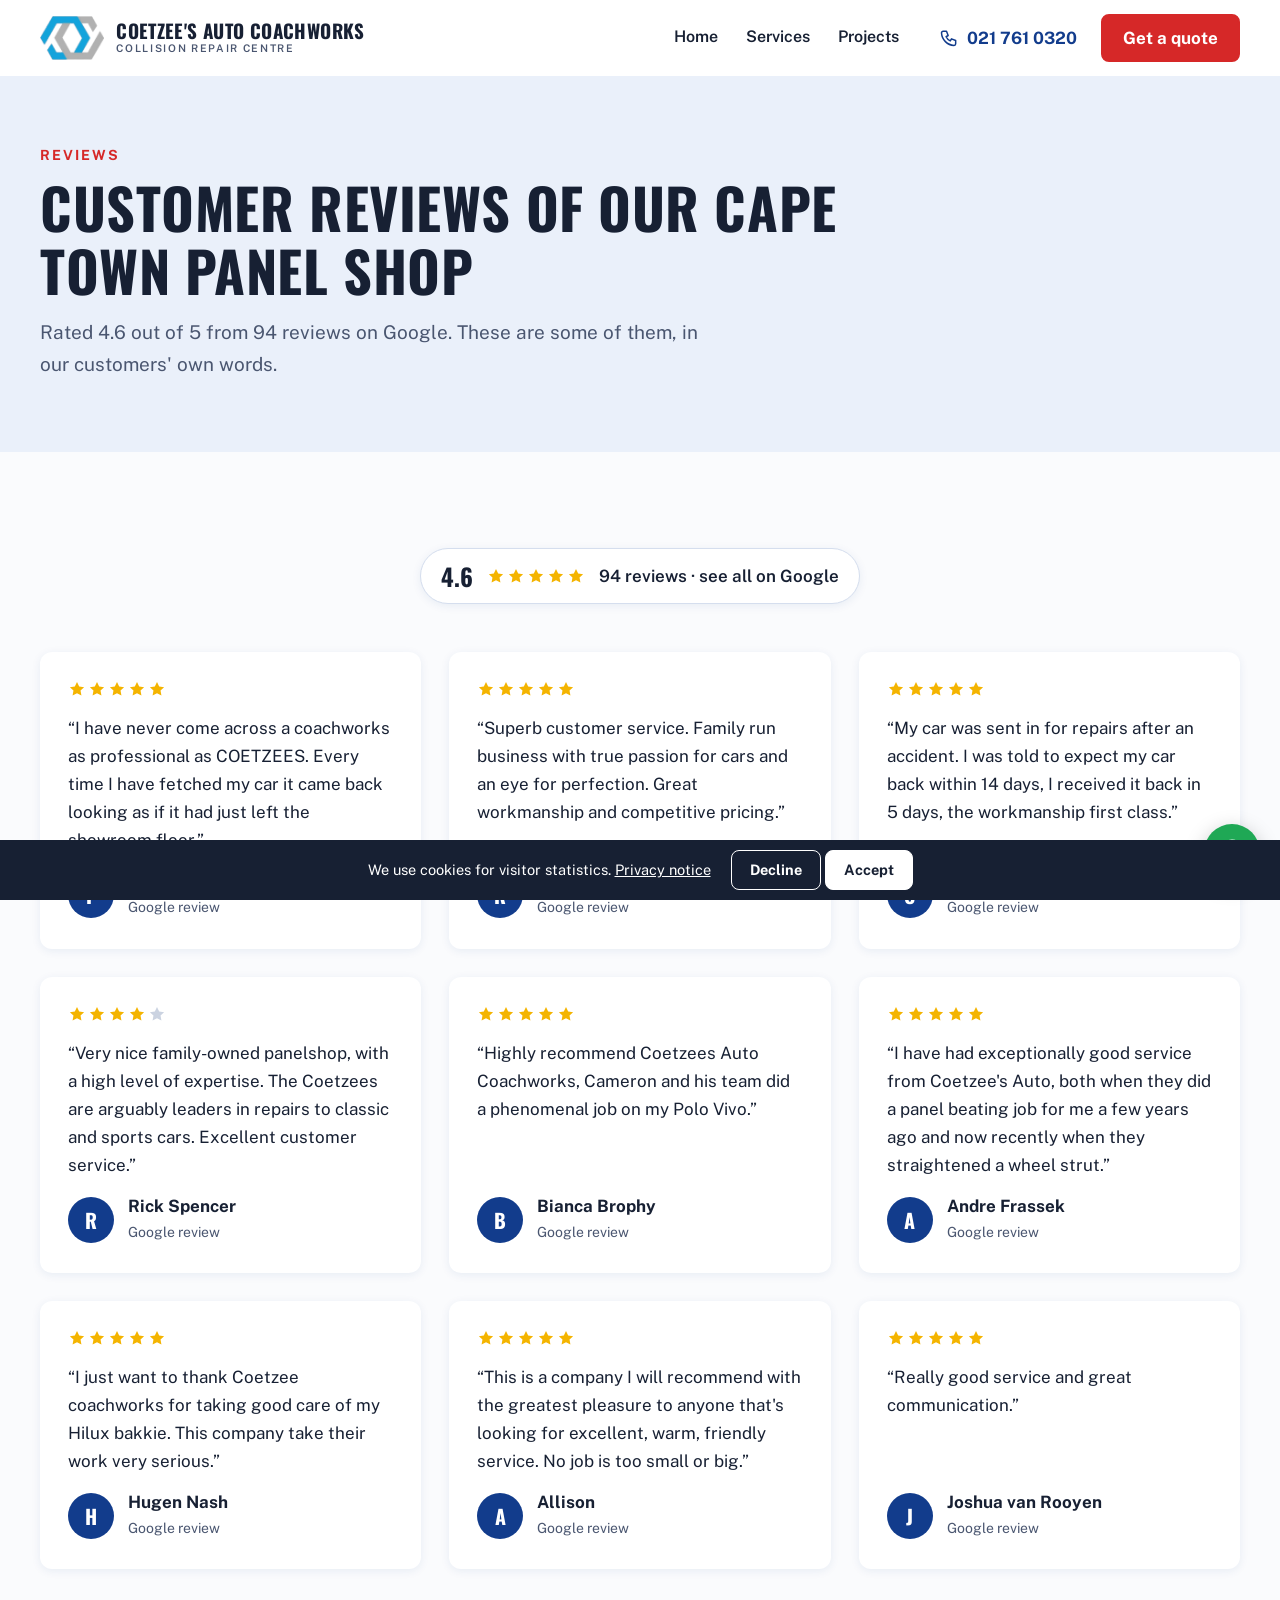
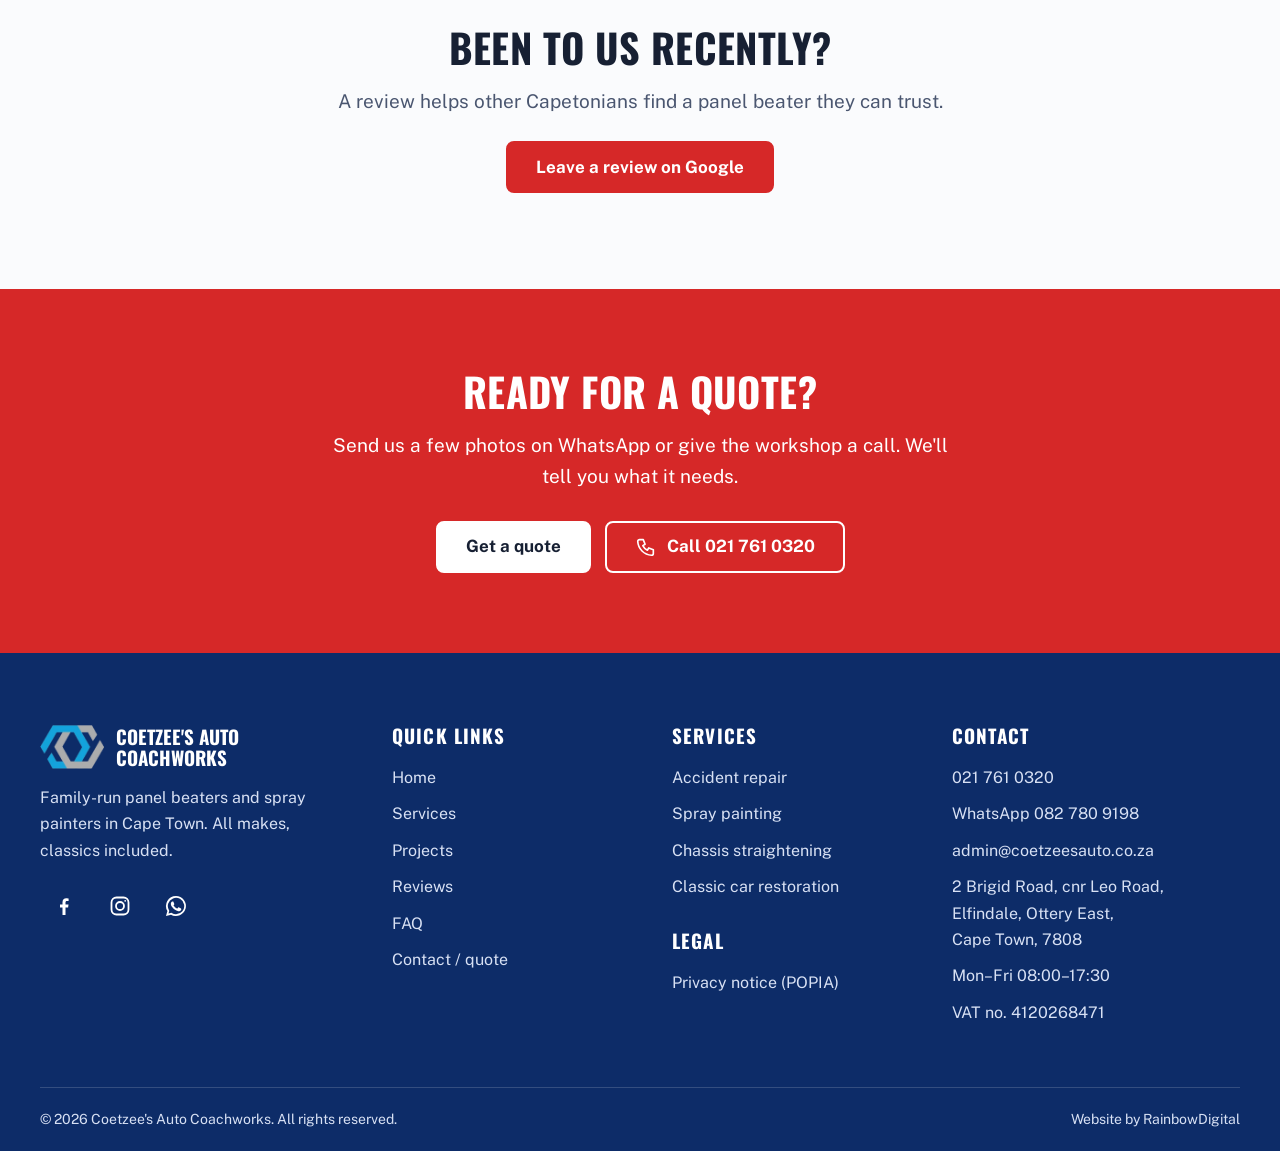
<file: reviews/index.html>
<!doctype html>
<html lang="en-ZA">
<head>
<meta charset="utf-8">
<meta name="viewport" content="width=device-width, initial-scale=1">
<title>Reviews | COETZEE'S AUTO COACHWORKS</title>
<meta name="description" content="Read customer reviews of Coetzee's Auto Coachworks in Cape Town. Rated 4.6 stars from 94 Google reviews.">
<link rel="canonical" href="https://www.coetzeesauto.co.za/reviews/">
<meta name="geo.region" content="ZA-WC"><meta name="geo.placename" content="Cape Town">
<meta property="og:type" content="website"><meta property="og:locale" content="en_ZA"><meta property="og:site_name" content="Coetzee's Auto Coachworks">
<meta property="og:title" content="Reviews | COETZEE'S AUTO COACHWORKS"><meta property="og:description" content="Read customer reviews of Coetzee's Auto Coachworks in Cape Town. Rated 4.6 stars from 94 Google reviews."><meta property="og:url" content="https://www.coetzeesauto.co.za/reviews/">
<meta property="og:image" content="https://www.coetzeesauto.co.za/assets/img/coetzees-auto-coachworks-link-preview.jpg"><meta property="og:image:width" content="1200"><meta property="og:image:height" content="630">
<meta name="twitter:card" content="summary_large_image">
<meta name="theme-color" content="#123C8C">
<link rel="icon" type="image/png" href="/assets/favicon.png"><link rel="apple-touch-icon" href="/assets/apple-touch-icon.png">
<link rel="preconnect" href="https://fonts.googleapis.com"><link rel="preconnect" href="https://fonts.gstatic.com" crossorigin><link href="https://fonts.googleapis.com/css2?family=Oswald:wght@600;700&family=Public+Sans:wght@400;600;700&display=swap" rel="stylesheet">
<link rel="stylesheet" href="/assets/css/style.css">

</head>
<body>
<a class="skip" href="#main">Skip to content</a>
<header class="header"><div class="wrap">
  <a class="brand" href="/" aria-label="Coetzee's Auto Coachworks home"><img src="/assets/img/coetzees-auto-coachworks-logo-mark.png" alt="" width="67" height="44"><span class="brand-name">Coetzee's Auto Coachworks<small>COLLISION REPAIR CENTRE</small></span></a>
  <nav class="nav" id="nav" aria-label="Main menu"><ul><li><a href="/"><span>Home</span></a></li><li><a href="/services/"><span>Services</span></a></li><li><a href="/projects/"><span>Projects</span></a></li><li><a class="btn nav-cta" href="/contact/">Get a quote</a></li></ul></nav>
  <a class="head-phone" href="tel:+27217610320" aria-label="Call 021 761 0320"><svg viewBox="0 0 24 24" fill="none" stroke="currentColor" stroke-width="1.8" stroke-linecap="round" stroke-linejoin="round" aria-hidden="true" ><path d="M5 4h4l2 5-2.5 1.5a11 11 0 0 0 5 5L15 13l5 2v4a2 2 0 0 1-2 2A16 16 0 0 1 3 6a2 2 0 0 1 2-2z"/></svg><span>021 761 0320</span></a>
  <a class="btn" href="/contact/">Get a quote</a>
  <button class="burger" type="button" aria-label="Menu" aria-expanded="false" aria-controls="nav"><span></span><span></span><span></span></button>
</div></header>
<main id="main"><section class="page-head"><div class="wrap"><span class="eyebrow">Reviews</span><h1>Customer reviews of our Cape Town panel shop</h1><p class="lead">Rated 4.6 out of 5 from 94 reviews on Google. These are some of them, in our customers' own words.</p></div></section>
<section class="section"><div class="wrap">
  <div class="sec-head center"><a class="rating-badge" href="https://www.google.com/maps/search/?api=1&query=Coetzees+Auto+Coachworks&query_place_id=ChIJ9aQ7qv5CzB0R_JfKjUm2LLQ" target="_blank" rel="noopener"><b>4.6</b><span class="stars" role="img" aria-label="4.6 out of 5 stars"><svg viewBox="0 0 24 24" fill="currentColor" aria-hidden="true"><path d="M12 2.500l2.900 6.100 6.600.900-4.800 4.600 1.200 6.600L12 17.500l-5.900 3.200 1.200-6.600L2.500 9.500l6.600-.900z"/></svg><svg viewBox="0 0 24 24" fill="currentColor" aria-hidden="true"><path d="M12 2.500l2.900 6.100 6.600.900-4.800 4.600 1.200 6.600L12 17.500l-5.900 3.200 1.200-6.600L2.500 9.500l6.600-.900z"/></svg><svg viewBox="0 0 24 24" fill="currentColor" aria-hidden="true"><path d="M12 2.500l2.900 6.100 6.600.900-4.800 4.600 1.200 6.600L12 17.500l-5.900 3.200 1.200-6.600L2.500 9.500l6.600-.900z"/></svg><svg viewBox="0 0 24 24" fill="currentColor" aria-hidden="true"><path d="M12 2.500l2.900 6.100 6.600.900-4.800 4.600 1.200 6.600L12 17.500l-5.900 3.200 1.200-6.600L2.500 9.500l6.600-.900z"/></svg><svg viewBox="0 0 24 24" fill="currentColor" aria-hidden="true"><path d="M12 2.500l2.900 6.100 6.600.900-4.800 4.600 1.200 6.600L12 17.500l-5.900 3.200 1.200-6.600L2.500 9.500l6.600-.900z"/></svg></span><span>94 reviews · see all on Google</span></a></div>
  <div class="grid-3" data-stagger><article class="review reveal"><span class="stars" role="img" aria-label="5 out of 5 stars"><svg viewBox="0 0 24 24" fill="currentColor" aria-hidden="true"><path d="M12 2.500l2.900 6.100 6.600.900-4.800 4.600 1.200 6.600L12 17.500l-5.900 3.200 1.200-6.600L2.500 9.500l6.600-.900z"/></svg><svg viewBox="0 0 24 24" fill="currentColor" aria-hidden="true"><path d="M12 2.500l2.900 6.100 6.600.900-4.800 4.600 1.200 6.600L12 17.500l-5.900 3.200 1.200-6.600L2.500 9.500l6.600-.900z"/></svg><svg viewBox="0 0 24 24" fill="currentColor" aria-hidden="true"><path d="M12 2.500l2.900 6.100 6.600.900-4.800 4.600 1.200 6.600L12 17.500l-5.900 3.200 1.200-6.600L2.500 9.500l6.600-.900z"/></svg><svg viewBox="0 0 24 24" fill="currentColor" aria-hidden="true"><path d="M12 2.500l2.900 6.100 6.600.900-4.800 4.600 1.200 6.600L12 17.500l-5.900 3.200 1.200-6.600L2.500 9.500l6.600-.900z"/></svg><svg viewBox="0 0 24 24" fill="currentColor" aria-hidden="true"><path d="M12 2.500l2.900 6.100 6.600.900-4.800 4.600 1.200 6.600L12 17.500l-5.900 3.200 1.200-6.600L2.500 9.500l6.600-.900z"/></svg></span><blockquote>“I have never come across a coachworks as professional as COETZEES. Every time I have fetched my car it came back looking as if it had just left the showroom floor.”</blockquote><footer><span class="avatar" aria-hidden="true">P</span><span><cite>Peter Van Broekhuizen</cite><small>Google review</small></span></footer></article><article class="review reveal"><span class="stars" role="img" aria-label="5 out of 5 stars"><svg viewBox="0 0 24 24" fill="currentColor" aria-hidden="true"><path d="M12 2.500l2.900 6.100 6.600.900-4.800 4.600 1.200 6.600L12 17.500l-5.900 3.200 1.200-6.600L2.500 9.500l6.600-.900z"/></svg><svg viewBox="0 0 24 24" fill="currentColor" aria-hidden="true"><path d="M12 2.500l2.900 6.100 6.600.900-4.800 4.600 1.200 6.600L12 17.500l-5.900 3.200 1.200-6.600L2.500 9.500l6.600-.900z"/></svg><svg viewBox="0 0 24 24" fill="currentColor" aria-hidden="true"><path d="M12 2.500l2.900 6.100 6.600.900-4.800 4.600 1.200 6.600L12 17.500l-5.900 3.200 1.200-6.600L2.500 9.500l6.600-.900z"/></svg><svg viewBox="0 0 24 24" fill="currentColor" aria-hidden="true"><path d="M12 2.500l2.900 6.100 6.600.900-4.800 4.600 1.200 6.600L12 17.500l-5.900 3.200 1.200-6.600L2.500 9.500l6.600-.900z"/></svg><svg viewBox="0 0 24 24" fill="currentColor" aria-hidden="true"><path d="M12 2.500l2.900 6.100 6.600.900-4.800 4.600 1.200 6.600L12 17.500l-5.900 3.200 1.200-6.600L2.500 9.500l6.600-.900z"/></svg></span><blockquote>“Superb customer service. Family run business with true passion for cars and an eye for perfection. Great workmanship and competitive pricing.”</blockquote><footer><span class="avatar" aria-hidden="true">R</span><span><cite>Rahgib Davids</cite><small>Google review</small></span></footer></article><article class="review reveal"><span class="stars" role="img" aria-label="5 out of 5 stars"><svg viewBox="0 0 24 24" fill="currentColor" aria-hidden="true"><path d="M12 2.500l2.900 6.100 6.600.900-4.800 4.600 1.200 6.600L12 17.500l-5.900 3.200 1.200-6.600L2.500 9.500l6.600-.900z"/></svg><svg viewBox="0 0 24 24" fill="currentColor" aria-hidden="true"><path d="M12 2.500l2.900 6.100 6.600.900-4.800 4.600 1.200 6.600L12 17.500l-5.900 3.200 1.200-6.600L2.500 9.500l6.600-.900z"/></svg><svg viewBox="0 0 24 24" fill="currentColor" aria-hidden="true"><path d="M12 2.500l2.900 6.100 6.600.900-4.800 4.600 1.200 6.600L12 17.500l-5.900 3.200 1.200-6.600L2.500 9.500l6.600-.900z"/></svg><svg viewBox="0 0 24 24" fill="currentColor" aria-hidden="true"><path d="M12 2.500l2.900 6.100 6.600.900-4.800 4.600 1.200 6.600L12 17.500l-5.900 3.200 1.200-6.600L2.500 9.500l6.600-.900z"/></svg><svg viewBox="0 0 24 24" fill="currentColor" aria-hidden="true"><path d="M12 2.500l2.900 6.100 6.600.900-4.800 4.600 1.200 6.600L12 17.500l-5.900 3.200 1.200-6.600L2.500 9.500l6.600-.900z"/></svg></span><blockquote>“My car was sent in for repairs after an accident. I was told to expect my car back within 14 days, I received it back in 5 days, the workmanship first class.”</blockquote><footer><span class="avatar" aria-hidden="true">C</span><span><cite>Colin Rinquest</cite><small>Google review</small></span></footer></article><article class="review reveal"><span class="stars" role="img" aria-label="4 out of 5 stars"><svg viewBox="0 0 24 24" fill="currentColor" aria-hidden="true"><path d="M12 2.500l2.900 6.100 6.600.900-4.800 4.600 1.200 6.600L12 17.500l-5.900 3.200 1.200-6.600L2.500 9.500l6.600-.900z"/></svg><svg viewBox="0 0 24 24" fill="currentColor" aria-hidden="true"><path d="M12 2.500l2.900 6.100 6.600.900-4.800 4.600 1.200 6.600L12 17.500l-5.900 3.200 1.200-6.600L2.500 9.500l6.600-.900z"/></svg><svg viewBox="0 0 24 24" fill="currentColor" aria-hidden="true"><path d="M12 2.500l2.900 6.100 6.600.900-4.800 4.600 1.200 6.600L12 17.500l-5.900 3.200 1.200-6.600L2.500 9.500l6.600-.900z"/></svg><svg viewBox="0 0 24 24" fill="currentColor" aria-hidden="true"><path d="M12 2.500l2.900 6.100 6.600.900-4.800 4.600 1.200 6.600L12 17.500l-5.900 3.200 1.200-6.600L2.500 9.500l6.600-.900z"/></svg><svg class="off" viewBox="0 0 24 24" fill="currentColor" aria-hidden="true"><path d="M12 2.500l2.900 6.100 6.600.900-4.800 4.600 1.200 6.600L12 17.500l-5.900 3.200 1.200-6.600L2.500 9.500l6.600-.900z"/></svg></span><blockquote>“Very nice family-owned panelshop, with a high level of expertise. The Coetzees are arguably leaders in repairs to classic and sports cars. Excellent customer service.”</blockquote><footer><span class="avatar" aria-hidden="true">R</span><span><cite>Rick Spencer</cite><small>Google review</small></span></footer></article><article class="review reveal"><span class="stars" role="img" aria-label="5 out of 5 stars"><svg viewBox="0 0 24 24" fill="currentColor" aria-hidden="true"><path d="M12 2.500l2.900 6.100 6.600.900-4.800 4.600 1.200 6.600L12 17.500l-5.900 3.200 1.200-6.600L2.500 9.500l6.600-.900z"/></svg><svg viewBox="0 0 24 24" fill="currentColor" aria-hidden="true"><path d="M12 2.500l2.900 6.100 6.600.900-4.800 4.600 1.200 6.600L12 17.500l-5.900 3.200 1.200-6.600L2.500 9.500l6.600-.900z"/></svg><svg viewBox="0 0 24 24" fill="currentColor" aria-hidden="true"><path d="M12 2.500l2.900 6.100 6.600.900-4.800 4.600 1.200 6.600L12 17.500l-5.900 3.200 1.200-6.600L2.500 9.500l6.600-.900z"/></svg><svg viewBox="0 0 24 24" fill="currentColor" aria-hidden="true"><path d="M12 2.500l2.900 6.100 6.600.900-4.800 4.600 1.200 6.600L12 17.500l-5.900 3.200 1.200-6.600L2.500 9.500l6.600-.900z"/></svg><svg viewBox="0 0 24 24" fill="currentColor" aria-hidden="true"><path d="M12 2.500l2.900 6.100 6.600.900-4.800 4.600 1.200 6.600L12 17.500l-5.900 3.200 1.200-6.600L2.500 9.500l6.600-.900z"/></svg></span><blockquote>“Highly recommend Coetzees Auto Coachworks, Cameron and his team did a phenomenal job on my Polo Vivo.”</blockquote><footer><span class="avatar" aria-hidden="true">B</span><span><cite>Bianca Brophy</cite><small>Google review</small></span></footer></article><article class="review reveal"><span class="stars" role="img" aria-label="5 out of 5 stars"><svg viewBox="0 0 24 24" fill="currentColor" aria-hidden="true"><path d="M12 2.500l2.900 6.100 6.600.900-4.800 4.600 1.200 6.600L12 17.500l-5.900 3.200 1.200-6.600L2.500 9.500l6.600-.900z"/></svg><svg viewBox="0 0 24 24" fill="currentColor" aria-hidden="true"><path d="M12 2.500l2.900 6.100 6.600.900-4.800 4.600 1.200 6.600L12 17.500l-5.900 3.200 1.200-6.600L2.500 9.500l6.600-.900z"/></svg><svg viewBox="0 0 24 24" fill="currentColor" aria-hidden="true"><path d="M12 2.500l2.900 6.100 6.600.900-4.800 4.600 1.200 6.600L12 17.500l-5.900 3.200 1.200-6.600L2.500 9.500l6.600-.900z"/></svg><svg viewBox="0 0 24 24" fill="currentColor" aria-hidden="true"><path d="M12 2.500l2.900 6.100 6.600.900-4.800 4.600 1.200 6.600L12 17.500l-5.900 3.200 1.200-6.600L2.500 9.500l6.600-.900z"/></svg><svg viewBox="0 0 24 24" fill="currentColor" aria-hidden="true"><path d="M12 2.500l2.900 6.100 6.600.900-4.800 4.600 1.200 6.600L12 17.500l-5.900 3.200 1.200-6.600L2.500 9.500l6.600-.900z"/></svg></span><blockquote>“I have had exceptionally good service from Coetzee's Auto, both when they did a panel beating job for me a few years ago and now recently when they straightened a wheel strut.”</blockquote><footer><span class="avatar" aria-hidden="true">A</span><span><cite>Andre Frassek</cite><small>Google review</small></span></footer></article><article class="review reveal"><span class="stars" role="img" aria-label="5 out of 5 stars"><svg viewBox="0 0 24 24" fill="currentColor" aria-hidden="true"><path d="M12 2.500l2.900 6.100 6.600.900-4.800 4.600 1.200 6.600L12 17.500l-5.900 3.200 1.200-6.600L2.500 9.500l6.600-.900z"/></svg><svg viewBox="0 0 24 24" fill="currentColor" aria-hidden="true"><path d="M12 2.500l2.900 6.100 6.600.900-4.800 4.600 1.200 6.600L12 17.500l-5.900 3.200 1.200-6.600L2.500 9.500l6.600-.900z"/></svg><svg viewBox="0 0 24 24" fill="currentColor" aria-hidden="true"><path d="M12 2.500l2.900 6.100 6.600.900-4.800 4.600 1.200 6.600L12 17.500l-5.900 3.200 1.200-6.600L2.500 9.500l6.600-.900z"/></svg><svg viewBox="0 0 24 24" fill="currentColor" aria-hidden="true"><path d="M12 2.500l2.900 6.100 6.600.900-4.800 4.600 1.200 6.600L12 17.500l-5.900 3.200 1.200-6.600L2.500 9.500l6.600-.900z"/></svg><svg viewBox="0 0 24 24" fill="currentColor" aria-hidden="true"><path d="M12 2.500l2.900 6.100 6.600.900-4.800 4.600 1.200 6.600L12 17.500l-5.900 3.200 1.200-6.600L2.500 9.500l6.600-.900z"/></svg></span><blockquote>“I just want to thank Coetzee coachworks for taking good care of my Hilux bakkie. This company take their work very serious.”</blockquote><footer><span class="avatar" aria-hidden="true">H</span><span><cite>Hugen Nash</cite><small>Google review</small></span></footer></article><article class="review reveal"><span class="stars" role="img" aria-label="5 out of 5 stars"><svg viewBox="0 0 24 24" fill="currentColor" aria-hidden="true"><path d="M12 2.500l2.900 6.100 6.600.900-4.800 4.600 1.200 6.600L12 17.500l-5.900 3.200 1.200-6.600L2.500 9.500l6.600-.900z"/></svg><svg viewBox="0 0 24 24" fill="currentColor" aria-hidden="true"><path d="M12 2.500l2.900 6.100 6.600.900-4.800 4.600 1.200 6.600L12 17.500l-5.900 3.200 1.200-6.600L2.500 9.500l6.600-.900z"/></svg><svg viewBox="0 0 24 24" fill="currentColor" aria-hidden="true"><path d="M12 2.500l2.900 6.100 6.600.900-4.800 4.600 1.200 6.600L12 17.500l-5.900 3.200 1.200-6.600L2.500 9.500l6.600-.900z"/></svg><svg viewBox="0 0 24 24" fill="currentColor" aria-hidden="true"><path d="M12 2.500l2.900 6.100 6.600.900-4.800 4.600 1.200 6.600L12 17.500l-5.900 3.200 1.200-6.600L2.500 9.500l6.600-.900z"/></svg><svg viewBox="0 0 24 24" fill="currentColor" aria-hidden="true"><path d="M12 2.500l2.900 6.100 6.600.900-4.800 4.600 1.200 6.600L12 17.500l-5.900 3.200 1.200-6.600L2.500 9.500l6.600-.900z"/></svg></span><blockquote>“This is a company I will recommend with the greatest pleasure to anyone that's looking for excellent, warm, friendly service. No job is too small or big.”</blockquote><footer><span class="avatar" aria-hidden="true">A</span><span><cite>Allison</cite><small>Google review</small></span></footer></article><article class="review reveal"><span class="stars" role="img" aria-label="5 out of 5 stars"><svg viewBox="0 0 24 24" fill="currentColor" aria-hidden="true"><path d="M12 2.500l2.900 6.100 6.600.900-4.800 4.600 1.200 6.600L12 17.500l-5.900 3.200 1.200-6.600L2.500 9.500l6.600-.900z"/></svg><svg viewBox="0 0 24 24" fill="currentColor" aria-hidden="true"><path d="M12 2.500l2.900 6.100 6.600.900-4.800 4.600 1.200 6.600L12 17.500l-5.900 3.200 1.200-6.600L2.500 9.500l6.600-.900z"/></svg><svg viewBox="0 0 24 24" fill="currentColor" aria-hidden="true"><path d="M12 2.500l2.900 6.100 6.600.900-4.800 4.600 1.200 6.600L12 17.500l-5.900 3.200 1.200-6.600L2.500 9.500l6.600-.900z"/></svg><svg viewBox="0 0 24 24" fill="currentColor" aria-hidden="true"><path d="M12 2.500l2.900 6.100 6.600.900-4.800 4.600 1.200 6.600L12 17.500l-5.900 3.200 1.200-6.600L2.500 9.500l6.600-.900z"/></svg><svg viewBox="0 0 24 24" fill="currentColor" aria-hidden="true"><path d="M12 2.500l2.900 6.100 6.600.900-4.800 4.600 1.200 6.600L12 17.500l-5.900 3.200 1.200-6.600L2.500 9.500l6.600-.900z"/></svg></span><blockquote>“Really good service and great communication.”</blockquote><footer><span class="avatar" aria-hidden="true">J</span><span><cite>Joshua van Rooyen</cite><small>Google review</small></span></footer></article></div>
  <div class="center" style="margin-top:56px"><h2>Been to us recently?</h2><p class="lead" style="margin-bottom:24px">A review helps other Capetonians find a panel beater they can trust.</p><a class="btn" href="https://search.google.com/local/writereview?placeid=ChIJ9aQ7qv5CzB0R_JfKjUm2LLQ" target="_blank" rel="noopener">Leave a review on Google</a></div>
</div></section>

<section class="final"><div class="wrap">
  <h2>Ready for a quote?</h2><p>Send us a few photos on WhatsApp or give the workshop a call. We'll tell you what it needs.</p>
  <div class="btn-row" style="justify-content:center"><a class="btn btn-white" href="/contact/">Get a quote</a><a class="btn btn-ghost" href="tel:+27217610320"><svg viewBox="0 0 24 24" fill="none" stroke="currentColor" stroke-width="1.8" stroke-linecap="round" stroke-linejoin="round" aria-hidden="true" ><path d="M5 4h4l2 5-2.5 1.5a11 11 0 0 0 5 5L15 13l5 2v4a2 2 0 0 1-2 2A16 16 0 0 1 3 6a2 2 0 0 1 2-2z"/></svg>Call 021 761 0320</a></div>
</div></section>
</main>
<footer class="footer"><div class="wrap">
  <div class="foot-grid">
    <div>
      <div class="foot-brand"><img src="/assets/img/coetzees-auto-coachworks-logo-mark.png" alt="" width="67" height="44" loading="lazy"><b>Coetzee's Auto Coachworks</b></div>
      <p>Family-run panel beaters and spray painters in Cape Town. All makes, classics included.</p>
      <div class="social">
        <a href="https://www.facebook.com/search/top?q=Coetzee%27s%20Auto%20Coachworks" target="_blank" rel="noopener" aria-label="Facebook"><svg viewBox="0 0 24 24" fill="currentColor" aria-hidden="true"><path d="M13.500 21v-7.500h2.600l.400-3h-3V8.600c0-.900.300-1.500 1.500-1.500h1.600V4.400A20 20 0 0 0 14.300 4.300c-2.300 0-3.800 1.400-3.800 3.900v2.300H8v3h2.500V21z"/></svg></a>
        <a href="https://www.instagram.com/" target="_blank" rel="noopener" aria-label="Instagram"><svg viewBox="0 0 24 24" fill="none" stroke="currentColor" stroke-width="1.8" stroke-linecap="round" stroke-linejoin="round" aria-hidden="true" ><rect x="3.500" y="3.500" width="17" height="17" rx="5"/><circle cx="12" cy="12" r="4"/><path d="M17.200 6.800h.01"/></svg></a>
        <a href="https://wa.me/27827809198?text=Hi%2C%20I'd%20like%20a%20quote%20for%E2%80%A6" target="_blank" rel="noopener" aria-label="WhatsApp"><svg viewBox="0 0 24 24" fill="currentColor" aria-hidden="true"><path d="M12 2a10 10 0 0 0-8.600 15.100L2 22l5-1.300A10 10 0 1 0 12 2zm0 18.200a8.200 8.200 0 0 1-4.200-1.200l-.300-.200-3 .800.800-2.900-.200-.300A8.200 8.200 0 1 1 12 20.200zm4.500-6.100c-.200-.100-1.500-.700-1.700-.800s-.400-.100-.600.100-.600.800-.800 1-.300.200-.500.100a6.700 6.700 0 0 1-3.300-2.900c-.300-.400.300-.400.700-1.300a.500.500 0 0 0 0-.500c-.100-.100-.600-1.400-.800-1.900s-.400-.400-.600-.400h-.500a1 1 0 0 0-.700.300 2.900 2.900 0 0 0-.900 2.200 5 5 0 0 0 1.100 2.700 11.600 11.600 0 0 0 4.400 3.900c1.600.700 2.300.800 3.100.600a2.600 2.600 0 0 0 1.700-1.200 2.100 2.100 0 0 0 .100-1.200c0-.100-.200-.200-.500-.300z"/></svg></a>
      </div>
    </div>
    <div><h2>Quick links</h2><ul>
      <li><a href="/">Home</a></li><li><a href="/services/">Services</a></li><li><a href="/projects/">Projects</a></li>
      <li><a href="/reviews/">Reviews</a></li><li><a href="/faq/">FAQ</a></li><li><a href="/contact/">Contact / quote</a></li>
    </ul></div>
    <div><h2>Services</h2><ul>
      <li><a href="/services/#accident-repair">Accident repair</a></li><li><a href="/services/#spray-painting">Spray painting</a></li><li><a href="/services/#chassis-straightening">Chassis straightening</a></li><li><a href="/services/#classic-car-restoration">Classic car restoration</a></li>
    </ul><h2 style="margin-top:24px">Legal</h2><ul><li><a href="/privacy/">Privacy notice (POPIA)</a></li></ul></div>
    <div><h2>Contact</h2><ul>
      <li><a href="tel:+27217610320">021 761 0320</a></li>
      <li><a href="https://wa.me/27827809198?text=Hi%2C%20I'd%20like%20a%20quote%20for%E2%80%A6" target="_blank" rel="noopener">WhatsApp 082 780 9198</a></li>
      <li><a href="mailto:admin@coetzeesauto.co.za">admin@coetzeesauto.co.za</a></li>
      <li style="padding:5px 0">2 Brigid Road, cnr Leo Road,<br>Elfindale, Ottery East,<br>Cape Town, 7808</li>
      <li style="padding:5px 0">Mon–Fri 08:00–17:30</li>
      <li style="padding:5px 0">VAT no. 4120268471</li>
    </ul></div>
  </div>
  <div class="foot-bottom"><p>© <span>2026</span> Coetzee's Auto Coachworks. All rights reserved.</p><p>Website by RainbowDigital</p></div>
</div></footer>
<a class="wa-float" href="https://wa.me/27827809198?text=Hi%2C%20I'd%20like%20a%20quote%20for%E2%80%A6" target="_blank" rel="noopener" aria-label="WhatsApp us for a quote"><svg viewBox="0 0 24 24" fill="currentColor" aria-hidden="true"><path d="M12 2a10 10 0 0 0-8.600 15.100L2 22l5-1.300A10 10 0 1 0 12 2zm0 18.200a8.200 8.200 0 0 1-4.200-1.200l-.300-.200-3 .800.800-2.900-.200-.300A8.200 8.200 0 1 1 12 20.200zm4.500-6.100c-.200-.100-1.500-.700-1.700-.800s-.400-.100-.600.100-.600.800-.800 1-.300.200-.500.100a6.700 6.700 0 0 1-3.300-2.900c-.300-.400.300-.400.700-1.300a.500.500 0 0 0 0-.500c-.100-.100-.600-1.400-.800-1.900s-.400-.400-.600-.400h-.500a1 1 0 0 0-.700.300 2.900 2.900 0 0 0-.900 2.200 5 5 0 0 0 1.100 2.700 11.600 11.600 0 0 0 4.400 3.900c1.600.700 2.300.800 3.100.600a2.600 2.600 0 0 0 1.700-1.200 2.100 2.100 0 0 0 .100-1.200c0-.100-.200-.200-.500-.300z"/></svg></a>
<button class="to-top" type="button" aria-label="Back to top"><svg viewBox="0 0 24 24" fill="none" stroke="currentColor" stroke-width="1.8" stroke-linecap="round" stroke-linejoin="round" aria-hidden="true" stroke-width="2.2"><path d="M12 19V5M6 11l6-6 6 6"/></svg></button>
<div class="callbar"><a href="tel:+27217610320"><svg viewBox="0 0 24 24" fill="none" stroke="currentColor" stroke-width="1.8" stroke-linecap="round" stroke-linejoin="round" aria-hidden="true" ><path d="M5 4h4l2 5-2.5 1.5a11 11 0 0 0 5 5L15 13l5 2v4a2 2 0 0 1-2 2A16 16 0 0 1 3 6a2 2 0 0 1 2-2z"/></svg>Call</a><a href="/contact/">Get a quote</a></div>
<div class="cookie" role="region" aria-label="Cookie notice"><div class="wrap"><p>We use cookies for visitor statistics. <a href="/privacy/">Privacy notice</a></p><div><button type="button" class="no" data-choice="no">Decline</button> <button type="button" data-choice="yes">Accept</button></div></div></div>
<script>window.SITE={"wa":"27827809198","ga":""}</script>
<script src="/assets/js/site.js" defer></script>
</body>
</html>
</file>
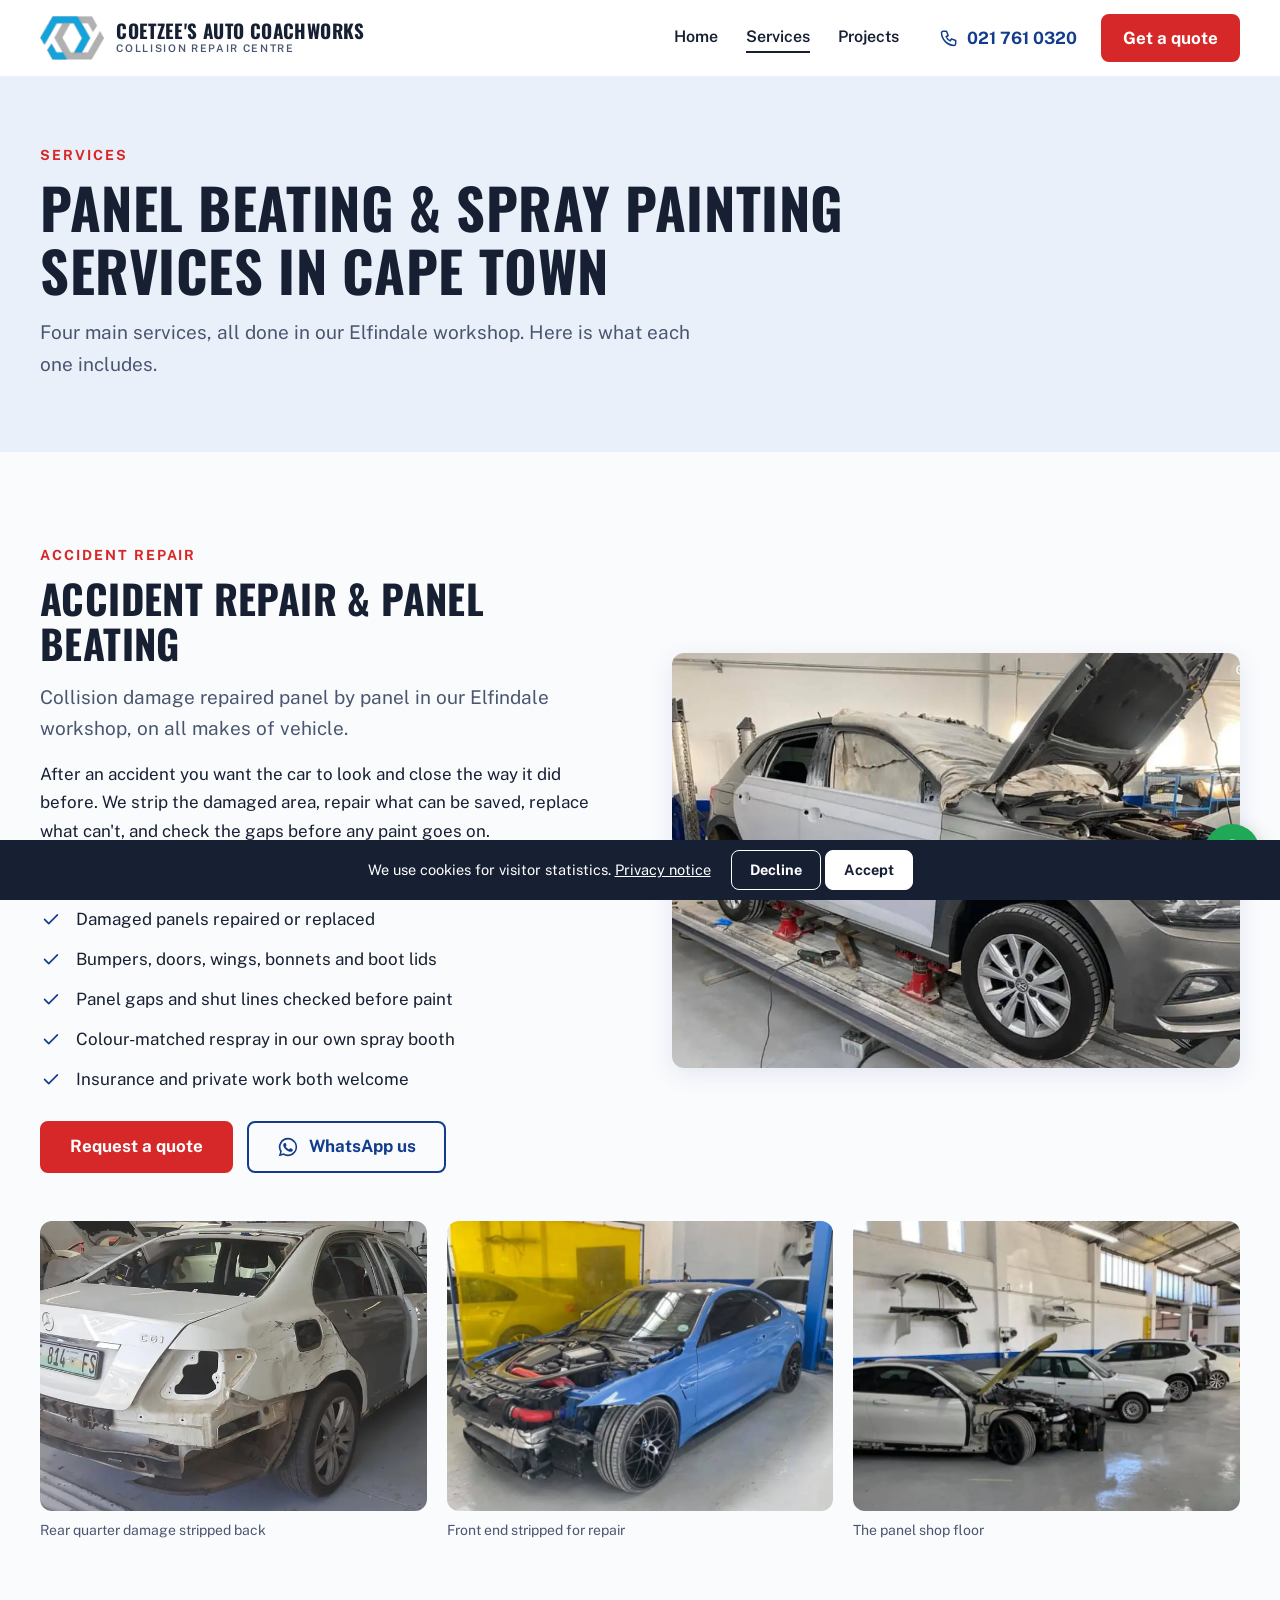
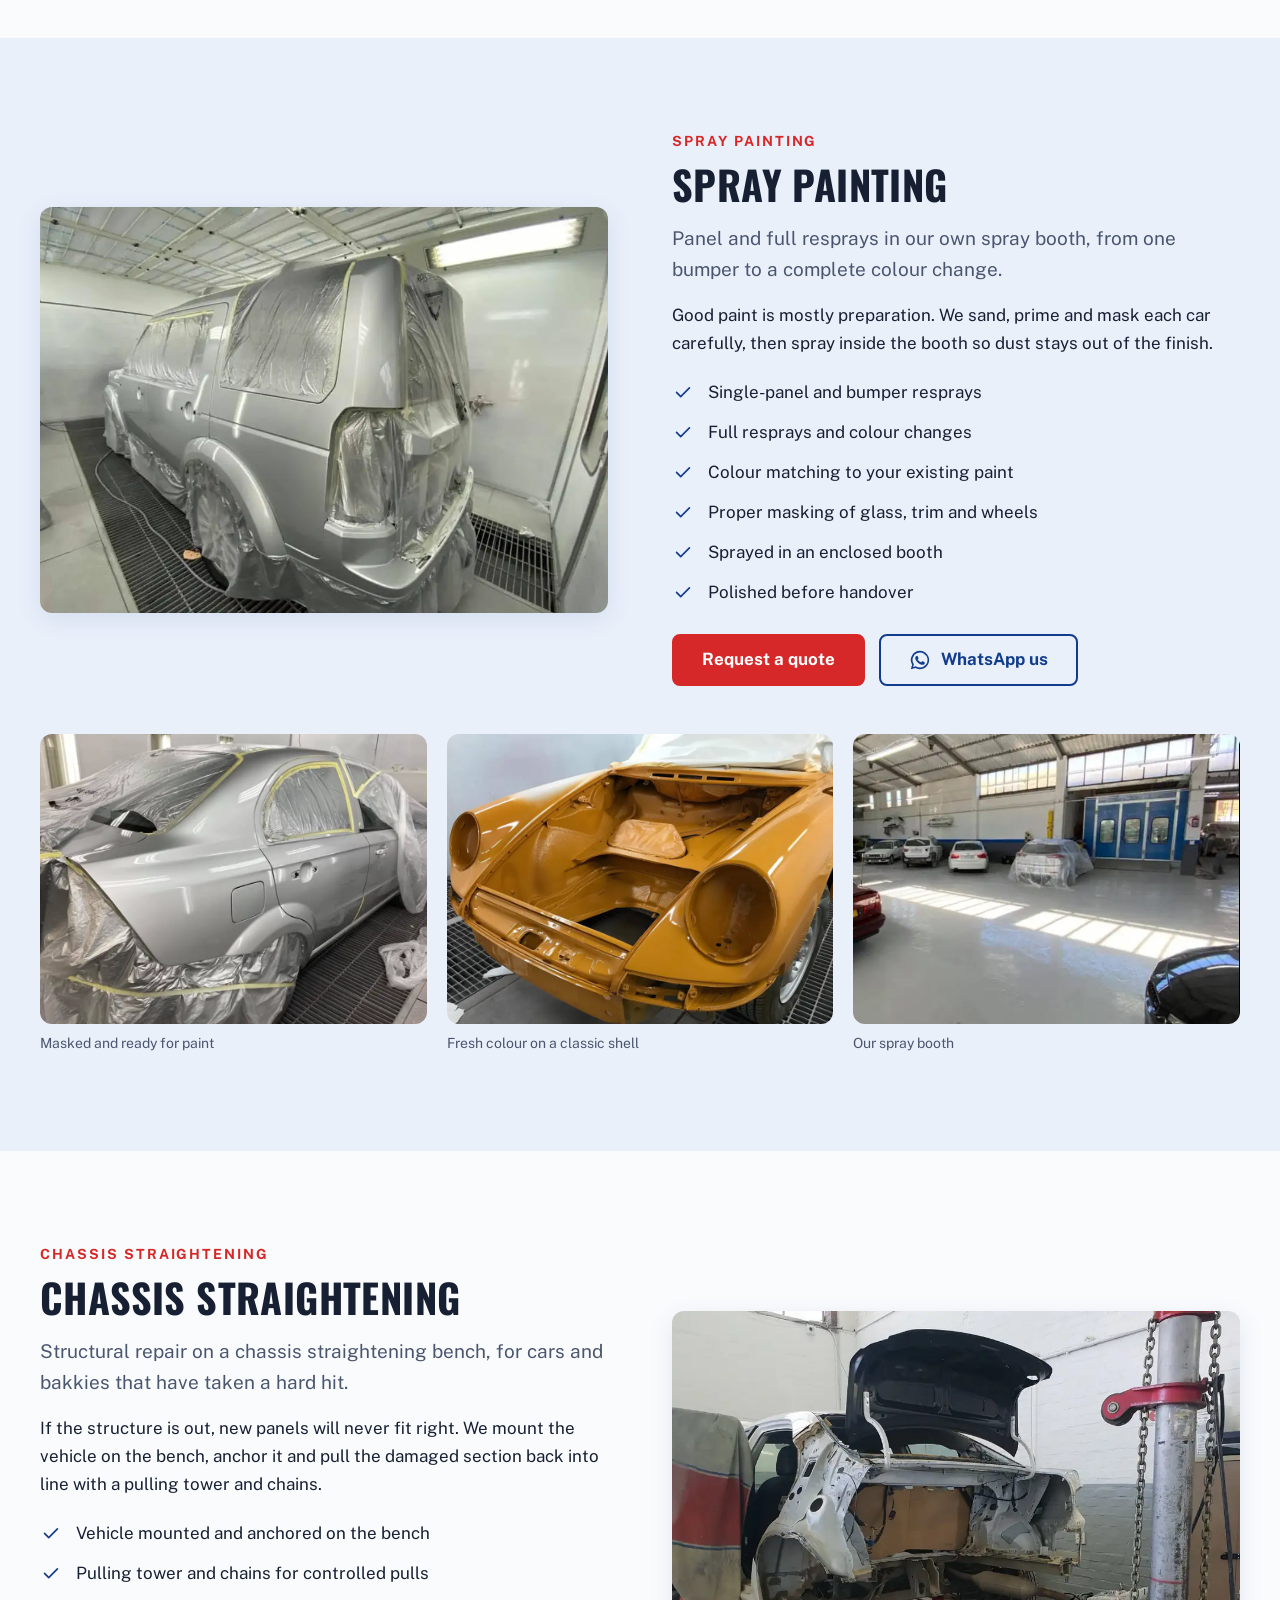
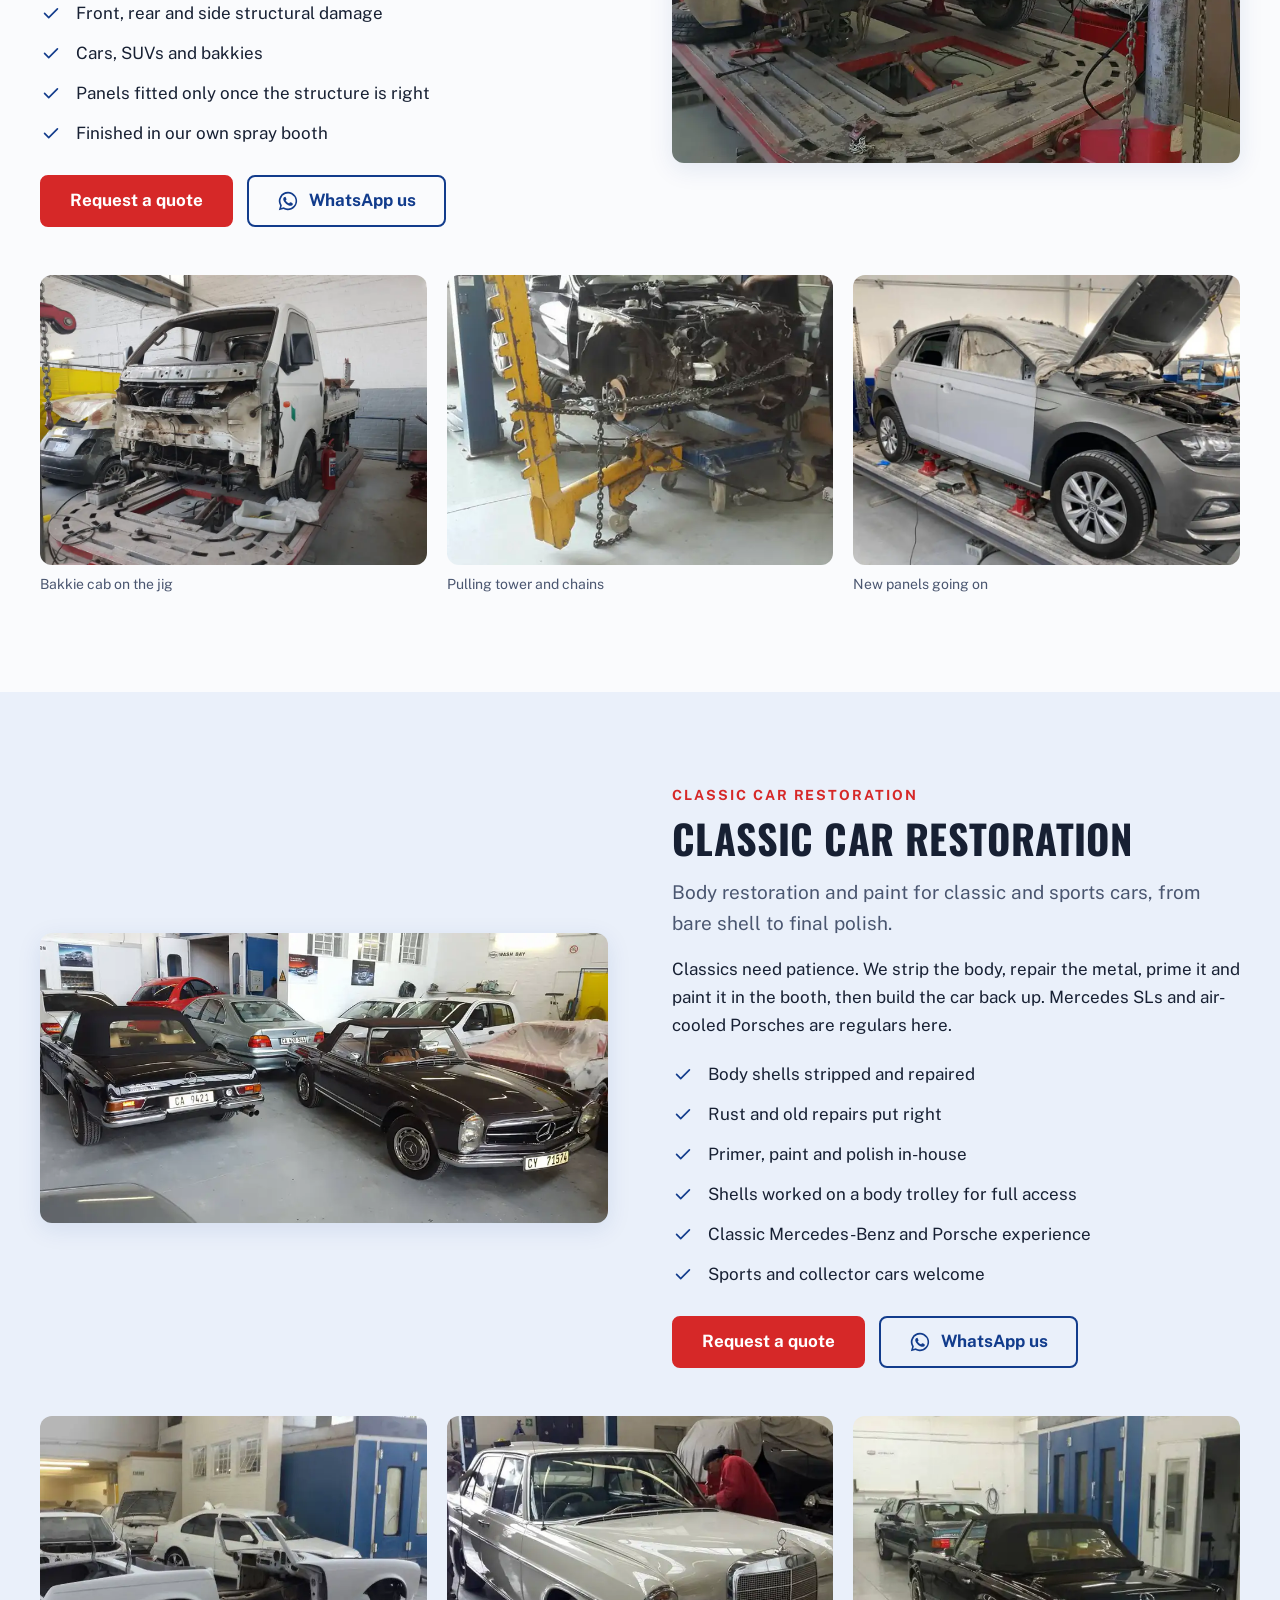
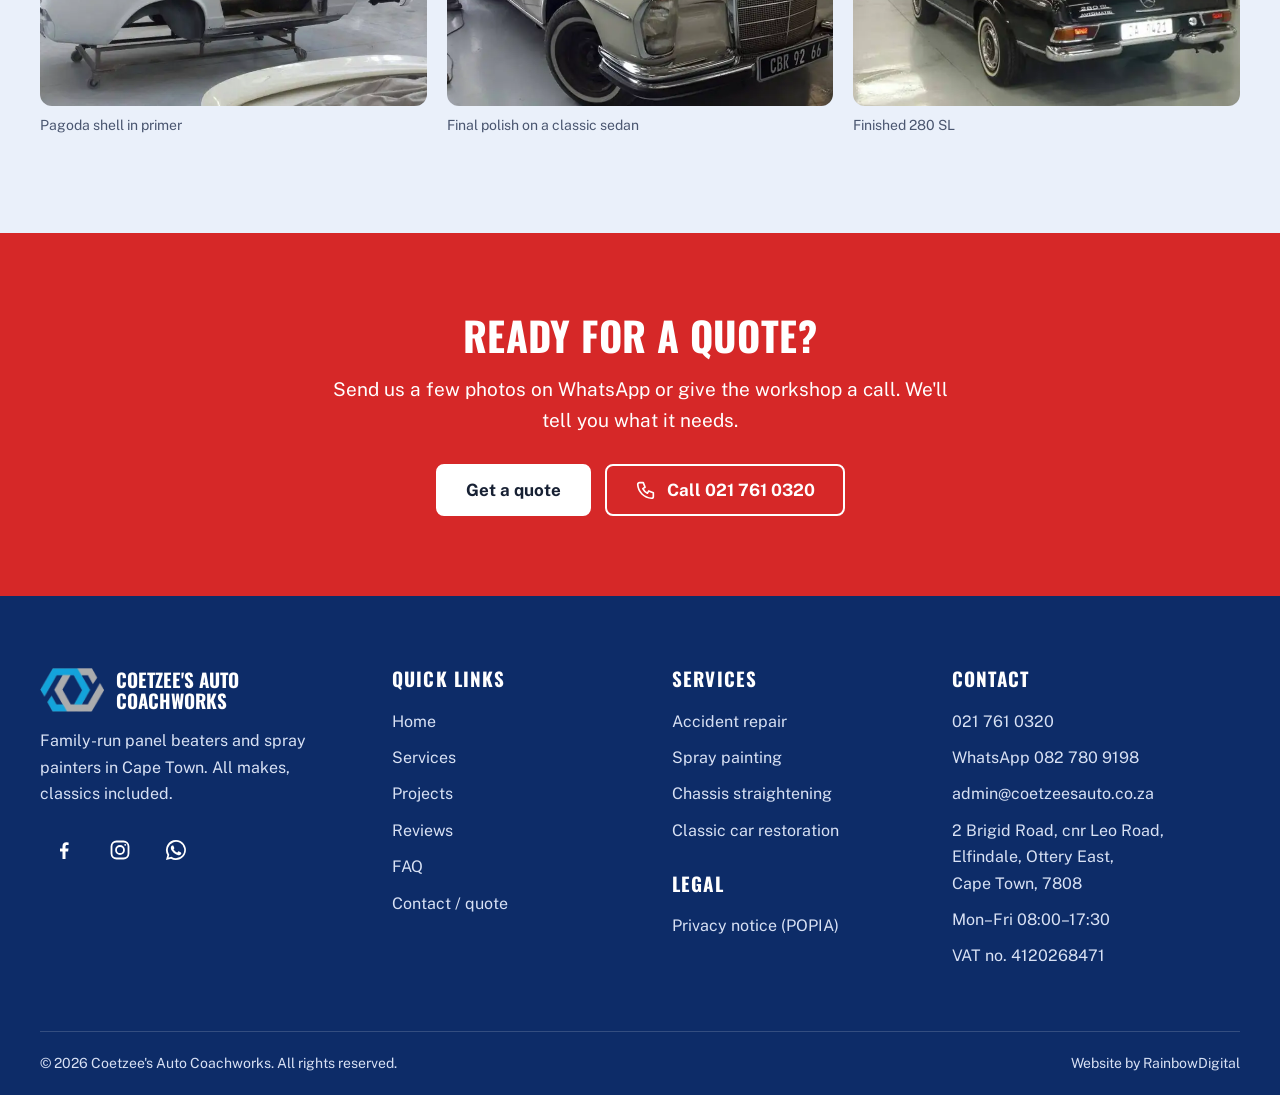
<file: services/index.html>
<!doctype html>
<html lang="en-ZA">
<head>
<meta charset="utf-8">
<meta name="viewport" content="width=device-width, initial-scale=1">
<title>Panel beating services in Cape Town | COETZEE'S AUTO COACHWORKS</title>
<meta name="description" content="Accident repair, spray painting, chassis straightening and classic car restoration in Cape Town. See what's included in each and request a quote.">
<link rel="canonical" href="https://www.coetzeesauto.co.za/services/">
<meta name="geo.region" content="ZA-WC"><meta name="geo.placename" content="Cape Town">
<meta property="og:type" content="website"><meta property="og:locale" content="en_ZA"><meta property="og:site_name" content="Coetzee's Auto Coachworks">
<meta property="og:title" content="Panel beating services in Cape Town | COETZEE'S AUTO COACHWORKS"><meta property="og:description" content="Accident repair, spray painting, chassis straightening and classic car restoration in Cape Town. See what's included in each and request a quote."><meta property="og:url" content="https://www.coetzeesauto.co.za/services/">
<meta property="og:image" content="https://www.coetzeesauto.co.za/assets/img/coetzees-auto-coachworks-link-preview.jpg"><meta property="og:image:width" content="1200"><meta property="og:image:height" content="630">
<meta name="twitter:card" content="summary_large_image">
<meta name="theme-color" content="#123C8C">
<link rel="icon" type="image/png" href="/assets/favicon.png"><link rel="apple-touch-icon" href="/assets/apple-touch-icon.png">
<link rel="preconnect" href="https://fonts.googleapis.com"><link rel="preconnect" href="https://fonts.gstatic.com" crossorigin><link href="https://fonts.googleapis.com/css2?family=Oswald:wght@600;700&family=Public+Sans:wght@400;600;700&display=swap" rel="stylesheet">
<link rel="stylesheet" href="/assets/css/style.css">

</head>
<body>
<a class="skip" href="#main">Skip to content</a>
<header class="header"><div class="wrap">
  <a class="brand" href="/" aria-label="Coetzee's Auto Coachworks home"><img src="/assets/img/coetzees-auto-coachworks-logo-mark.png" alt="" width="67" height="44"><span class="brand-name">Coetzee's Auto Coachworks<small>COLLISION REPAIR CENTRE</small></span></a>
  <nav class="nav" id="nav" aria-label="Main menu"><ul><li><a href="/"><span>Home</span></a></li><li><a href="/services/" aria-current="page"><span>Services</span></a></li><li><a href="/projects/"><span>Projects</span></a></li><li><a class="btn nav-cta" href="/contact/">Get a quote</a></li></ul></nav>
  <a class="head-phone" href="tel:+27217610320" aria-label="Call 021 761 0320"><svg viewBox="0 0 24 24" fill="none" stroke="currentColor" stroke-width="1.8" stroke-linecap="round" stroke-linejoin="round" aria-hidden="true" ><path d="M5 4h4l2 5-2.5 1.5a11 11 0 0 0 5 5L15 13l5 2v4a2 2 0 0 1-2 2A16 16 0 0 1 3 6a2 2 0 0 1 2-2z"/></svg><span>021 761 0320</span></a>
  <a class="btn" href="/contact/">Get a quote</a>
  <button class="burger" type="button" aria-label="Menu" aria-expanded="false" aria-controls="nav"><span></span><span></span><span></span></button>
</div></header>
<main id="main"><section class="page-head"><div class="wrap"><span class="eyebrow">Services</span><h1>Panel beating &amp; spray painting services in Cape Town</h1><p class="lead">Four main services, all done in our Elfindale workshop. Here is what each one includes.</p></div></section>
<section class="section" id="accident-repair"><div class="wrap">
  <div class="split">
    <div>
      <span class="eyebrow">Accident repair</span><h2>Accident repair & panel beating</h2><p class="lead">Collision damage repaired panel by panel in our Elfindale workshop, on all makes of vehicle.</p><p>After an accident you want the car to look and close the way it did before. We strip the damaged area, repair what can be saved, replace what can't, and check the gaps before any paint goes on.</p>
      <ul class="ticklist"><li><svg viewBox="0 0 24 24" fill="none" stroke="currentColor" stroke-width="1.8" stroke-linecap="round" stroke-linejoin="round" aria-hidden="true" stroke-width="2.4"><path d="M5 12.5l4.5 4.5L19 7.5"/></svg><span>Free quote from photos or a visit to the workshop</span></li><li><svg viewBox="0 0 24 24" fill="none" stroke="currentColor" stroke-width="1.8" stroke-linecap="round" stroke-linejoin="round" aria-hidden="true" stroke-width="2.4"><path d="M5 12.5l4.5 4.5L19 7.5"/></svg><span>Damaged panels repaired or replaced</span></li><li><svg viewBox="0 0 24 24" fill="none" stroke="currentColor" stroke-width="1.8" stroke-linecap="round" stroke-linejoin="round" aria-hidden="true" stroke-width="2.4"><path d="M5 12.5l4.5 4.5L19 7.5"/></svg><span>Bumpers, doors, wings, bonnets and boot lids</span></li><li><svg viewBox="0 0 24 24" fill="none" stroke="currentColor" stroke-width="1.8" stroke-linecap="round" stroke-linejoin="round" aria-hidden="true" stroke-width="2.4"><path d="M5 12.5l4.5 4.5L19 7.5"/></svg><span>Panel gaps and shut lines checked before paint</span></li><li><svg viewBox="0 0 24 24" fill="none" stroke="currentColor" stroke-width="1.8" stroke-linecap="round" stroke-linejoin="round" aria-hidden="true" stroke-width="2.4"><path d="M5 12.5l4.5 4.5L19 7.5"/></svg><span>Colour-matched respray in our own spray booth</span></li><li><svg viewBox="0 0 24 24" fill="none" stroke="currentColor" stroke-width="1.8" stroke-linecap="round" stroke-linejoin="round" aria-hidden="true" stroke-width="2.4"><path d="M5 12.5l4.5 4.5L19 7.5"/></svg><span>Insurance and private work both welcome</span></li></ul>
      <div class="btn-row"><a class="btn" href="/contact/">Request a quote</a><a class="btn btn-line" href="https://wa.me/27827809198?text=Hi%2C%20I'd%20like%20a%20quote%20for%20accident%20repair%E2%80%A6" target="_blank" rel="noopener"><svg viewBox="0 0 24 24" fill="currentColor" aria-hidden="true"><path d="M12 2a10 10 0 0 0-8.600 15.100L2 22l5-1.300A10 10 0 1 0 12 2zm0 18.200a8.200 8.200 0 0 1-4.200-1.200l-.300-.200-3 .800.800-2.900-.200-.300A8.200 8.200 0 1 1 12 20.200zm4.500-6.100c-.200-.100-1.500-.700-1.700-.800s-.400-.100-.600.100-.600.800-.800 1-.300.200-.500.100a6.700 6.700 0 0 1-3.300-2.900c-.300-.400.300-.400.700-1.300a.500.500 0 0 0 0-.500c-.100-.100-.600-1.400-.800-1.900s-.400-.400-.600-.400h-.500a1 1 0 0 0-.700.300 2.900 2.900 0 0 0-.900 2.200 5 5 0 0 0 1.100 2.700 11.600 11.600 0 0 0 4.400 3.900c1.600.700 2.300.800 3.100.600a2.600 2.600 0 0 0 1.700-1.200 2.100 2.100 0 0 0 .100-1.200c0-.100-.200-.200-.500-.300z"/></svg>WhatsApp us</a></div>
    </div>
    <div class="photo"><img src="/assets/img/vw-polo-new-panels-fitted-on-repair-bench.webp" alt="VW Polo on the repair bench with new door and wing panels fitted" width="1146" height="837" fetchpriority="high" decoding="async"></div>
  </div>
  <div class="photo-row" style="margin-top:48px"><figure><img src="/assets/img/mercedes-c63-rear-quarter-accident-damage.webp" alt="Mercedes C63 with rear quarter accident damage, stripped for repair" width="1166" height="670" loading="lazy" decoding="async"><figcaption>Rear quarter damage stripped back</figcaption></figure><figure><img src="/assets/img/blue-bmw-m4-front-end-stripped-for-repair.webp" alt="Blue BMW M4 with its front end stripped during an accident repair" width="1064" height="727" loading="lazy" decoding="async"><figcaption>Front end stripped for repair</figcaption></figure><figure><img src="/assets/img/panel-shop-floor-with-cars-in-repair.webp" alt="Cars in different stages of repair on the workshop floor" width="1116" height="695" loading="lazy" decoding="async"><figcaption>The panel shop floor</figcaption></figure></div>
</div></section>
<section class="section tint" id="spray-painting"><div class="wrap">
  <div class="split flip">
    <div>
      <span class="eyebrow">Spray painting</span><h2>Spray painting</h2><p class="lead">Panel and full resprays in our own spray booth, from one bumper to a complete colour change.</p><p>Good paint is mostly preparation. We sand, prime and mask each car carefully, then spray inside the booth so dust stays out of the finish.</p>
      <ul class="ticklist"><li><svg viewBox="0 0 24 24" fill="none" stroke="currentColor" stroke-width="1.8" stroke-linecap="round" stroke-linejoin="round" aria-hidden="true" stroke-width="2.4"><path d="M5 12.5l4.5 4.5L19 7.5"/></svg><span>Single-panel and bumper resprays</span></li><li><svg viewBox="0 0 24 24" fill="none" stroke="currentColor" stroke-width="1.8" stroke-linecap="round" stroke-linejoin="round" aria-hidden="true" stroke-width="2.4"><path d="M5 12.5l4.5 4.5L19 7.5"/></svg><span>Full resprays and colour changes</span></li><li><svg viewBox="0 0 24 24" fill="none" stroke="currentColor" stroke-width="1.8" stroke-linecap="round" stroke-linejoin="round" aria-hidden="true" stroke-width="2.4"><path d="M5 12.5l4.5 4.5L19 7.5"/></svg><span>Colour matching to your existing paint</span></li><li><svg viewBox="0 0 24 24" fill="none" stroke="currentColor" stroke-width="1.8" stroke-linecap="round" stroke-linejoin="round" aria-hidden="true" stroke-width="2.4"><path d="M5 12.5l4.5 4.5L19 7.5"/></svg><span>Proper masking of glass, trim and wheels</span></li><li><svg viewBox="0 0 24 24" fill="none" stroke="currentColor" stroke-width="1.8" stroke-linecap="round" stroke-linejoin="round" aria-hidden="true" stroke-width="2.4"><path d="M5 12.5l4.5 4.5L19 7.5"/></svg><span>Sprayed in an enclosed booth</span></li><li><svg viewBox="0 0 24 24" fill="none" stroke="currentColor" stroke-width="1.8" stroke-linecap="round" stroke-linejoin="round" aria-hidden="true" stroke-width="2.4"><path d="M5 12.5l4.5 4.5L19 7.5"/></svg><span>Polished before handover</span></li></ul>
      <div class="btn-row"><a class="btn" href="/contact/">Request a quote</a><a class="btn btn-line" href="https://wa.me/27827809198?text=Hi%2C%20I'd%20like%20a%20quote%20for%20spray%20painting%E2%80%A6" target="_blank" rel="noopener"><svg viewBox="0 0 24 24" fill="currentColor" aria-hidden="true"><path d="M12 2a10 10 0 0 0-8.600 15.100L2 22l5-1.300A10 10 0 1 0 12 2zm0 18.200a8.200 8.200 0 0 1-4.200-1.200l-.300-.200-3 .800.800-2.900-.200-.300A8.200 8.200 0 1 1 12 20.200zm4.500-6.100c-.200-.100-1.500-.700-1.700-.800s-.400-.100-.600.100-.600.800-.800 1-.300.200-.500.100a6.700 6.700 0 0 1-3.300-2.900c-.300-.400.300-.400.700-1.300a.500.500 0 0 0 0-.500c-.100-.100-.600-1.400-.800-1.900s-.400-.400-.600-.400h-.500a1 1 0 0 0-.700.300 2.900 2.900 0 0 0-.900 2.200 5 5 0 0 0 1.100 2.700 11.600 11.600 0 0 0 4.400 3.900c1.600.700 2.300.800 3.100.600a2.600 2.600 0 0 0 1.700-1.200 2.100 2.100 0 0 0 .100-1.200c0-.100-.200-.200-.500-.300z"/></svg>WhatsApp us</a></div>
    </div>
    <div class="photo"><img src="/assets/img/suv-masked-for-respray-in-spray-booth.webp" alt="Silver SUV fully masked for a respray inside the spray booth" width="1112" height="796" loading="lazy" decoding="async"></div>
  </div>
  <div class="photo-row" style="margin-top:48px"><figure><img src="/assets/img/silver-sedan-masked-in-spray-booth.webp" alt="Silver sedan masked with tape and plastic in the spray booth" width="1129" height="846" loading="lazy" decoding="async"><figcaption>Masked and ready for paint</figcaption></figure><figure><img src="/assets/img/classic-porsche-shell-fresh-orange-paint.webp" alt="Classic Porsche body shell in fresh orange paint inside the booth" width="1142" height="821" loading="lazy" decoding="async"><figcaption>Fresh colour on a classic shell</figcaption></figure><figure><img src="/assets/img/workshop-floor-and-spray-booth.webp" alt="Workshop floor with the blue spray booth at the far end" width="731" height="774" loading="lazy" decoding="async"><figcaption>Our spray booth</figcaption></figure></div>
</div></section>
<section class="section" id="chassis-straightening"><div class="wrap">
  <div class="split">
    <div>
      <span class="eyebrow">Chassis straightening</span><h2>Chassis straightening</h2><p class="lead">Structural repair on a chassis straightening bench, for cars and bakkies that have taken a hard hit.</p><p>If the structure is out, new panels will never fit right. We mount the vehicle on the bench, anchor it and pull the damaged section back into line with a pulling tower and chains.</p>
      <ul class="ticklist"><li><svg viewBox="0 0 24 24" fill="none" stroke="currentColor" stroke-width="1.8" stroke-linecap="round" stroke-linejoin="round" aria-hidden="true" stroke-width="2.4"><path d="M5 12.5l4.5 4.5L19 7.5"/></svg><span>Vehicle mounted and anchored on the bench</span></li><li><svg viewBox="0 0 24 24" fill="none" stroke="currentColor" stroke-width="1.8" stroke-linecap="round" stroke-linejoin="round" aria-hidden="true" stroke-width="2.4"><path d="M5 12.5l4.5 4.5L19 7.5"/></svg><span>Pulling tower and chains for controlled pulls</span></li><li><svg viewBox="0 0 24 24" fill="none" stroke="currentColor" stroke-width="1.8" stroke-linecap="round" stroke-linejoin="round" aria-hidden="true" stroke-width="2.4"><path d="M5 12.5l4.5 4.5L19 7.5"/></svg><span>Front, rear and side structural damage</span></li><li><svg viewBox="0 0 24 24" fill="none" stroke="currentColor" stroke-width="1.8" stroke-linecap="round" stroke-linejoin="round" aria-hidden="true" stroke-width="2.4"><path d="M5 12.5l4.5 4.5L19 7.5"/></svg><span>Cars, SUVs and bakkies</span></li><li><svg viewBox="0 0 24 24" fill="none" stroke="currentColor" stroke-width="1.8" stroke-linecap="round" stroke-linejoin="round" aria-hidden="true" stroke-width="2.4"><path d="M5 12.5l4.5 4.5L19 7.5"/></svg><span>Panels fitted only once the structure is right</span></li><li><svg viewBox="0 0 24 24" fill="none" stroke="currentColor" stroke-width="1.8" stroke-linecap="round" stroke-linejoin="round" aria-hidden="true" stroke-width="2.4"><path d="M5 12.5l4.5 4.5L19 7.5"/></svg><span>Finished in our own spray booth</span></li></ul>
      <div class="btn-row"><a class="btn" href="/contact/">Request a quote</a><a class="btn btn-line" href="https://wa.me/27827809198?text=Hi%2C%20I'd%20like%20a%20quote%20for%20chassis%20straightening%E2%80%A6" target="_blank" rel="noopener"><svg viewBox="0 0 24 24" fill="currentColor" aria-hidden="true"><path d="M12 2a10 10 0 0 0-8.600 15.100L2 22l5-1.300A10 10 0 1 0 12 2zm0 18.200a8.200 8.200 0 0 1-4.200-1.200l-.300-.200-3 .800.800-2.900-.200-.300A8.200 8.200 0 1 1 12 20.200zm4.500-6.100c-.200-.100-1.500-.700-1.700-.800s-.400-.100-.600.100-.600.800-.800 1-.300.200-.500.100a6.700 6.700 0 0 1-3.300-2.900c-.300-.400.300-.400.700-1.300a.500.500 0 0 0 0-.500c-.100-.100-.600-1.400-.800-1.900s-.400-.400-.600-.400h-.500a1 1 0 0 0-.700.300 2.900 2.900 0 0 0-.900 2.200 5 5 0 0 0 1.100 2.700 11.600 11.600 0 0 0 4.400 3.900c1.600.700 2.300.800 3.100.600a2.600 2.600 0 0 0 1.700-1.200 2.100 2.100 0 0 0 .100-1.200c0-.100-.200-.200-.500-.300z"/></svg>WhatsApp us</a></div>
    </div>
    <div class="photo"><img src="/assets/img/mercedes-on-chassis-straightening-bench.webp" alt="Mercedes sedan mounted on the chassis straightening bench with pulling tower" width="1047" height="833" loading="lazy" decoding="async"></div>
  </div>
  <div class="photo-row" style="margin-top:48px"><figure><img src="/assets/img/bakkie-cab-on-chassis-straightening-jig.webp" alt="Stripped bakkie cab mounted on the chassis straightening jig" width="1151" height="853" loading="lazy" decoding="async"><figcaption>Bakkie cab on the jig</figcaption></figure><figure><img src="/assets/img/chassis-pulling-tower-and-chains-on-front-end.webp" alt="Yellow pulling tower and chains attached to a car's front end" width="1187" height="647" loading="lazy" decoding="async"><figcaption>Pulling tower and chains</figcaption></figure><figure><img src="/assets/img/vw-polo-new-panels-fitted-on-repair-bench.webp" alt="VW Polo on the bench with new panels fitted after repair" width="1146" height="837" loading="lazy" decoding="async"><figcaption>New panels going on</figcaption></figure></div>
</div></section>
<section class="section tint" id="classic-car-restoration"><div class="wrap">
  <div class="split flip">
    <div>
      <span class="eyebrow">Classic car restoration</span><h2>Classic car restoration</h2><p class="lead">Body restoration and paint for classic and sports cars, from bare shell to final polish.</p><p>Classics need patience. We strip the body, repair the metal, prime it and paint it in the booth, then build the car back up. Mercedes SLs and air-cooled Porsches are regulars here.</p>
      <ul class="ticklist"><li><svg viewBox="0 0 24 24" fill="none" stroke="currentColor" stroke-width="1.8" stroke-linecap="round" stroke-linejoin="round" aria-hidden="true" stroke-width="2.4"><path d="M5 12.5l4.5 4.5L19 7.5"/></svg><span>Body shells stripped and repaired</span></li><li><svg viewBox="0 0 24 24" fill="none" stroke="currentColor" stroke-width="1.8" stroke-linecap="round" stroke-linejoin="round" aria-hidden="true" stroke-width="2.4"><path d="M5 12.5l4.5 4.5L19 7.5"/></svg><span>Rust and old repairs put right</span></li><li><svg viewBox="0 0 24 24" fill="none" stroke="currentColor" stroke-width="1.8" stroke-linecap="round" stroke-linejoin="round" aria-hidden="true" stroke-width="2.4"><path d="M5 12.5l4.5 4.5L19 7.5"/></svg><span>Primer, paint and polish in-house</span></li><li><svg viewBox="0 0 24 24" fill="none" stroke="currentColor" stroke-width="1.8" stroke-linecap="round" stroke-linejoin="round" aria-hidden="true" stroke-width="2.4"><path d="M5 12.5l4.5 4.5L19 7.5"/></svg><span>Shells worked on a body trolley for full access</span></li><li><svg viewBox="0 0 24 24" fill="none" stroke="currentColor" stroke-width="1.8" stroke-linecap="round" stroke-linejoin="round" aria-hidden="true" stroke-width="2.4"><path d="M5 12.5l4.5 4.5L19 7.5"/></svg><span>Classic Mercedes-Benz and Porsche experience</span></li><li><svg viewBox="0 0 24 24" fill="none" stroke="currentColor" stroke-width="1.8" stroke-linecap="round" stroke-linejoin="round" aria-hidden="true" stroke-width="2.4"><path d="M5 12.5l4.5 4.5L19 7.5"/></svg><span>Sports and collector cars welcome</span></li></ul>
      <div class="btn-row"><a class="btn" href="/contact/">Request a quote</a><a class="btn btn-line" href="https://wa.me/27827809198?text=Hi%2C%20I'd%20like%20a%20quote%20for%20classic%20car%20restoration%E2%80%A6" target="_blank" rel="noopener"><svg viewBox="0 0 24 24" fill="currentColor" aria-hidden="true"><path d="M12 2a10 10 0 0 0-8.600 15.100L2 22l5-1.300A10 10 0 1 0 12 2zm0 18.200a8.200 8.200 0 0 1-4.200-1.200l-.300-.200-3 .800.800-2.900-.200-.300A8.200 8.200 0 1 1 12 20.200zm4.500-6.100c-.200-.100-1.500-.700-1.700-.800s-.400-.100-.600.100-.600.800-.800 1-.300.200-.500.100a6.700 6.700 0 0 1-3.300-2.900c-.300-.400.300-.400.700-1.300a.500.500 0 0 0 0-.500c-.100-.100-.600-1.400-.800-1.900s-.400-.400-.600-.400h-.500a1 1 0 0 0-.700.300 2.900 2.900 0 0 0-.900 2.200 5 5 0 0 0 1.100 2.700 11.600 11.600 0 0 0 4.400 3.900c1.600.700 2.300.800 3.100.600a2.600 2.600 0 0 0 1.700-1.200 2.100 2.100 0 0 0 .100-1.200c0-.100-.200-.200-.500-.300z"/></svg>WhatsApp us</a></div>
    </div>
    <div class="photo"><img src="/assets/img/two-restored-mercedes-pagoda-sl-roadsters.webp" alt="Two finished Mercedes Pagoda SL roadsters parked in the workshop" width="1200" height="614" loading="lazy" decoding="async"></div>
  </div>
  <div class="photo-row" style="margin-top:48px"><figure><img src="/assets/img/mercedes-pagoda-body-shell-in-primer-on-trolley.webp" alt="Mercedes Pagoda body shell in white primer on a workshop trolley" width="1113" height="657" loading="lazy" decoding="async"><figcaption>Pagoda shell in primer</figcaption></figure><figure><img src="/assets/img/classic-mercedes-sedan-final-polish.webp" alt="Two technicians polishing a classic Mercedes sedan" width="1072" height="643" loading="lazy" decoding="async"><figcaption>Final polish on a classic sedan</figcaption></figure><figure><img src="/assets/img/black-mercedes-280-sl-pagoda-finished.webp" alt="Finished black Mercedes 280 SL Pagoda with soft top" width="1200" height="596" loading="lazy" decoding="async"><figcaption>Finished 280 SL</figcaption></figure></div>
</div></section>

<section class="final"><div class="wrap">
  <h2>Ready for a quote?</h2><p>Send us a few photos on WhatsApp or give the workshop a call. We'll tell you what it needs.</p>
  <div class="btn-row" style="justify-content:center"><a class="btn btn-white" href="/contact/">Get a quote</a><a class="btn btn-ghost" href="tel:+27217610320"><svg viewBox="0 0 24 24" fill="none" stroke="currentColor" stroke-width="1.8" stroke-linecap="round" stroke-linejoin="round" aria-hidden="true" ><path d="M5 4h4l2 5-2.5 1.5a11 11 0 0 0 5 5L15 13l5 2v4a2 2 0 0 1-2 2A16 16 0 0 1 3 6a2 2 0 0 1 2-2z"/></svg>Call 021 761 0320</a></div>
</div></section>
</main>
<footer class="footer"><div class="wrap">
  <div class="foot-grid">
    <div>
      <div class="foot-brand"><img src="/assets/img/coetzees-auto-coachworks-logo-mark.png" alt="" width="67" height="44" loading="lazy"><b>Coetzee's Auto Coachworks</b></div>
      <p>Family-run panel beaters and spray painters in Cape Town. All makes, classics included.</p>
      <div class="social">
        <a href="https://www.facebook.com/search/top?q=Coetzee%27s%20Auto%20Coachworks" target="_blank" rel="noopener" aria-label="Facebook"><svg viewBox="0 0 24 24" fill="currentColor" aria-hidden="true"><path d="M13.500 21v-7.500h2.600l.400-3h-3V8.600c0-.900.300-1.500 1.500-1.500h1.600V4.400A20 20 0 0 0 14.300 4.300c-2.300 0-3.800 1.400-3.800 3.900v2.300H8v3h2.500V21z"/></svg></a>
        <a href="https://www.instagram.com/" target="_blank" rel="noopener" aria-label="Instagram"><svg viewBox="0 0 24 24" fill="none" stroke="currentColor" stroke-width="1.8" stroke-linecap="round" stroke-linejoin="round" aria-hidden="true" ><rect x="3.500" y="3.500" width="17" height="17" rx="5"/><circle cx="12" cy="12" r="4"/><path d="M17.200 6.800h.01"/></svg></a>
        <a href="https://wa.me/27827809198?text=Hi%2C%20I'd%20like%20a%20quote%20for%E2%80%A6" target="_blank" rel="noopener" aria-label="WhatsApp"><svg viewBox="0 0 24 24" fill="currentColor" aria-hidden="true"><path d="M12 2a10 10 0 0 0-8.600 15.100L2 22l5-1.300A10 10 0 1 0 12 2zm0 18.200a8.200 8.200 0 0 1-4.200-1.200l-.300-.200-3 .800.800-2.900-.200-.300A8.200 8.200 0 1 1 12 20.200zm4.500-6.100c-.200-.100-1.500-.700-1.700-.800s-.400-.100-.600.100-.600.800-.800 1-.300.200-.500.100a6.700 6.700 0 0 1-3.300-2.900c-.300-.400.300-.400.700-1.300a.500.500 0 0 0 0-.500c-.100-.100-.600-1.400-.800-1.900s-.400-.400-.600-.400h-.500a1 1 0 0 0-.700.300 2.900 2.900 0 0 0-.900 2.200 5 5 0 0 0 1.100 2.700 11.600 11.600 0 0 0 4.400 3.900c1.600.700 2.300.800 3.100.600a2.600 2.600 0 0 0 1.700-1.200 2.100 2.100 0 0 0 .100-1.200c0-.100-.200-.200-.500-.300z"/></svg></a>
      </div>
    </div>
    <div><h2>Quick links</h2><ul>
      <li><a href="/">Home</a></li><li><a href="/services/">Services</a></li><li><a href="/projects/">Projects</a></li>
      <li><a href="/reviews/">Reviews</a></li><li><a href="/faq/">FAQ</a></li><li><a href="/contact/">Contact / quote</a></li>
    </ul></div>
    <div><h2>Services</h2><ul>
      <li><a href="/services/#accident-repair">Accident repair</a></li><li><a href="/services/#spray-painting">Spray painting</a></li><li><a href="/services/#chassis-straightening">Chassis straightening</a></li><li><a href="/services/#classic-car-restoration">Classic car restoration</a></li>
    </ul><h2 style="margin-top:24px">Legal</h2><ul><li><a href="/privacy/">Privacy notice (POPIA)</a></li></ul></div>
    <div><h2>Contact</h2><ul>
      <li><a href="tel:+27217610320">021 761 0320</a></li>
      <li><a href="https://wa.me/27827809198?text=Hi%2C%20I'd%20like%20a%20quote%20for%E2%80%A6" target="_blank" rel="noopener">WhatsApp 082 780 9198</a></li>
      <li><a href="mailto:admin@coetzeesauto.co.za">admin@coetzeesauto.co.za</a></li>
      <li style="padding:5px 0">2 Brigid Road, cnr Leo Road,<br>Elfindale, Ottery East,<br>Cape Town, 7808</li>
      <li style="padding:5px 0">Mon–Fri 08:00–17:30</li>
      <li style="padding:5px 0">VAT no. 4120268471</li>
    </ul></div>
  </div>
  <div class="foot-bottom"><p>© <span>2026</span> Coetzee's Auto Coachworks. All rights reserved.</p><p>Website by RainbowDigital</p></div>
</div></footer>
<a class="wa-float" href="https://wa.me/27827809198?text=Hi%2C%20I'd%20like%20a%20quote%20for%E2%80%A6" target="_blank" rel="noopener" aria-label="WhatsApp us for a quote"><svg viewBox="0 0 24 24" fill="currentColor" aria-hidden="true"><path d="M12 2a10 10 0 0 0-8.600 15.100L2 22l5-1.300A10 10 0 1 0 12 2zm0 18.200a8.200 8.200 0 0 1-4.200-1.200l-.300-.200-3 .800.800-2.900-.200-.300A8.200 8.200 0 1 1 12 20.200zm4.500-6.100c-.200-.100-1.500-.700-1.700-.800s-.400-.100-.600.100-.600.800-.800 1-.300.200-.500.100a6.700 6.700 0 0 1-3.300-2.900c-.300-.400.300-.400.700-1.300a.500.500 0 0 0 0-.500c-.100-.100-.600-1.400-.800-1.900s-.400-.400-.600-.400h-.500a1 1 0 0 0-.700.300 2.900 2.900 0 0 0-.900 2.200 5 5 0 0 0 1.100 2.700 11.600 11.600 0 0 0 4.400 3.900c1.600.700 2.300.800 3.100.600a2.600 2.600 0 0 0 1.700-1.200 2.100 2.100 0 0 0 .100-1.200c0-.100-.200-.200-.500-.300z"/></svg></a>
<button class="to-top" type="button" aria-label="Back to top"><svg viewBox="0 0 24 24" fill="none" stroke="currentColor" stroke-width="1.8" stroke-linecap="round" stroke-linejoin="round" aria-hidden="true" stroke-width="2.2"><path d="M12 19V5M6 11l6-6 6 6"/></svg></button>
<div class="callbar"><a href="tel:+27217610320"><svg viewBox="0 0 24 24" fill="none" stroke="currentColor" stroke-width="1.8" stroke-linecap="round" stroke-linejoin="round" aria-hidden="true" ><path d="M5 4h4l2 5-2.5 1.5a11 11 0 0 0 5 5L15 13l5 2v4a2 2 0 0 1-2 2A16 16 0 0 1 3 6a2 2 0 0 1 2-2z"/></svg>Call</a><a href="/contact/">Get a quote</a></div>
<div class="cookie" role="region" aria-label="Cookie notice"><div class="wrap"><p>We use cookies for visitor statistics. <a href="/privacy/">Privacy notice</a></p><div><button type="button" class="no" data-choice="no">Decline</button> <button type="button" data-choice="yes">Accept</button></div></div></div>
<script>window.SITE={"wa":"27827809198","ga":""}</script>
<script src="/assets/js/site.js" defer></script>
</body>
</html>
</file>
<file: assets/css/style.css>
/* Coetzee's Auto Coachworks — site styles */
:root {
  --primary: #123C8C;
  --primary-dark: #0D2C68;
  --accent: #D62828;
  --accent-hover: #A61E1E;
  --bg: #FAFBFD;
  --surface: #EAF0FA;
  --text: #172033;
  --muted: #4A5670;
  --line: #D5DEEE;
  --white: #fff;
  --wa: #1FA855;
  --radius: 12px;
  --btn-radius: 8px;
  --shadow: 0 6px 24px rgba(18, 60, 140, .10);
  --shadow-sm: 0 2px 10px rgba(18, 60, 140, .08);
  --section: 96px;
  --head: "Oswald", "Arial Narrow", Arial, sans-serif;
  --body: "Public Sans", system-ui, -apple-system, "Segoe UI", Arial, sans-serif;
}

*, *::before, *::after { box-sizing: border-box; }
html { scroll-behavior: smooth; -webkit-text-size-adjust: 100%; }
body {
  margin: 0; background: var(--bg); color: var(--text);
  font: 400 17px/1.65 var(--body); overflow-x: hidden;
}
img { max-width: 100%; height: auto; display: block; }
a { color: var(--primary); }
h1, h2, h3 { font-family: var(--head); font-weight: 700; line-height: 1.12; margin: 0 0 16px; text-transform: uppercase; letter-spacing: .01em; }
h1 { font-size: clamp(36px, 6.4vw, 56px); }
h2 { font-size: clamp(30px, 4.6vw, 40px); }
h3 { font-size: 24px; }
p { margin: 0 0 16px; }
ul { margin: 0; padding: 0; list-style: none; }
:focus-visible { outline: 3px solid var(--accent); outline-offset: 3px; border-radius: 4px; }
.skip { position: absolute; left: -999px; top: 8px; background: var(--white); padding: 12px 16px; z-index: 200; }
.skip:focus { left: 8px; }
.sr { position: absolute; width: 1px; height: 1px; overflow: hidden; clip: rect(0 0 0 0); white-space: nowrap; }

.wrap { width: 100%; max-width: 1248px; margin: 0 auto; padding: 0 24px; }
.section { padding: var(--section) 0; }
.tint { background: var(--surface); }
.eyebrow { font: 700 14px/1 var(--body); letter-spacing: .14em; text-transform: uppercase; color: var(--accent); margin-bottom: 14px; display: block; }
.lead { font-size: 19px; color: var(--muted); max-width: 680px; }
.center { text-align: center; }
.center .lead { margin-left: auto; margin-right: auto; }
.sec-head { margin-bottom: 48px; }

/* Buttons */
.btn {
  display: inline-flex; align-items: center; justify-content: center; gap: 10px;
  min-height: 52px; padding: 0 28px; border-radius: var(--btn-radius); border: 2px solid var(--accent);
  background: var(--accent); color: var(--white); font: 700 17px/1 var(--body); text-decoration: none;
  cursor: pointer; transition: background .2s, border-color .2s, color .2s;
}
.btn:hover { background: var(--accent-hover); border-color: var(--accent-hover); }
.btn svg { width: 22px; height: 22px; flex: none; }
.btn-line { background: transparent; color: var(--primary); border-color: var(--primary); }
.btn-line:hover { background: var(--primary); border-color: var(--primary); color: var(--white); }
.btn-white { background: var(--white); color: var(--text); border-color: var(--white); }
.btn-white:hover { background: #E6E9F0; border-color: #E6E9F0; }
.btn-ghost { background: transparent; color: var(--white); border-color: var(--white); }
.btn-ghost:hover { background: rgba(0, 0, 0, .25); border-color: var(--white); }
.btn-row { display: flex; flex-wrap: wrap; gap: 14px; }
.center .btn-row { justify-content: center; }
.arrow-link { display: inline-flex; align-items: center; gap: 8px; min-height: 48px; font-weight: 700; color: var(--accent); text-decoration: none; }
.arrow-link:hover { color: var(--accent-hover); text-decoration: underline; }
.arrow-link svg { width: 18px; height: 18px; transition: transform .2s; }
.arrow-link:hover svg { transform: translateX(4px); }

/* Header */
.header { position: sticky; top: 0; z-index: 100; background: var(--white); transition: box-shadow .2s; }
.header.scrolled { box-shadow: var(--shadow); }
.header .wrap { height: 76px; display: flex; align-items: center; gap: 24px; }
.brand { display: flex; align-items: center; gap: 12px; text-decoration: none; color: var(--text); margin-right: auto; }
.brand img { height: 44px; width: auto; }
.brand-name { font: 700 19px/1.05 var(--head); text-transform: uppercase; letter-spacing: .02em; }
.brand-name small { display: block; font: 600 10.5px/1.4 var(--body); letter-spacing: .16em; color: var(--muted); }
.nav > ul { display: flex; align-items: center; gap: 4px; }
.nav li { position: relative; }
.nav a, .nav .drop-btn {
  display: flex; align-items: center; gap: 6px; height: 48px; padding: 0 12px; font: 600 16px/1 var(--body);
  color: var(--text); text-decoration: none; background: none; border: 0; cursor: pointer;
}
.nav a span, .nav .drop-btn span { padding: 6px 0; border-bottom: 2px solid transparent; }
.nav a:hover, .nav .drop-btn:hover { color: var(--accent); }
.nav a:hover span, .nav .drop-btn:hover span { border-bottom-color: var(--accent); }
.nav [aria-current="page"] span, .nav .is-current > .drop-btn span { border-bottom-color: var(--text); }
.drop-btn svg { width: 14px; height: 14px; transition: transform .2s; }
.has-drop.open .drop-btn svg { transform: rotate(180deg); }
.drop { position: absolute; top: 100%; left: 0; min-width: 270px; background: var(--white); border-radius: var(--radius); box-shadow: var(--shadow); padding: 8px; display: none; }
.has-drop.open .drop { display: block; }
.nav .drop li { display: block; }
.nav .drop a { height: auto; min-height: 48px; padding: 8px 12px; border-radius: 8px; }
.nav .drop a:hover { background: var(--surface); }
.head-phone { display: inline-flex; align-items: center; gap: 8px; min-height: 48px; font: 700 17px/1 var(--body); color: var(--primary); text-decoration: none; white-space: nowrap; }
.head-phone svg { width: 20px; height: 20px; }
.head-phone:hover { color: var(--accent); }
.header .btn { min-height: 48px; padding: 0 20px; }
.burger { display: none; width: 48px; height: 48px; border: 0; background: none; cursor: pointer; padding: 12px; }
.burger span { display: block; height: 3px; background: var(--text); border-radius: 2px; margin: 4px 0; transition: transform .2s, opacity .2s; }
.burger[aria-expanded="true"] span:nth-child(1) { transform: translateY(7px) rotate(45deg); }
.burger[aria-expanded="true"] span:nth-child(2) { opacity: 0; }
.burger[aria-expanded="true"] span:nth-child(3) { transform: translateY(-7px) rotate(-45deg); }

/* Hero: headline over the workshop photo on the left, the Coetzees on the right */
.hero { display: grid; grid-template-columns: 1fr 1fr; min-height: 600px; color: var(--white); }
.hero-text { position: relative; isolation: isolate; display: flex; align-items: center; padding: 72px 48px 72px max(24px, calc((100vw - 1200px) / 2)); }
.hero-text > img { position: absolute; inset: 0; width: 100%; height: 100%; object-fit: cover; object-position: left center; z-index: -2; }
.hero-text::after { content: ""; position: absolute; inset: 0; background: rgba(9, 22, 52, .6); z-index: -1; }
.hero-inner { max-width: 560px; }
.hero h1 { margin-bottom: 18px; }
.hero .lead { color: #E8EDF7; margin: 0 0 28px; font-size: 20px; }
.hero-photo { position: relative; min-height: 320px; }
.hero-photo img { position: absolute; inset: 0; width: 100%; height: 100%; object-fit: cover; object-position: center 20%; }
.ticks { display: grid; gap: 10px; font-weight: 600; }
.ticks li { display: flex; align-items: center; gap: 8px; }
.ticks svg { width: 20px; height: 20px; color: #7FE0A5; flex: none; }

/* Page header (inner pages) */
.page-head { background: var(--surface); padding: 72px 0; }
.page-head h1 { max-width: 880px; }
.page-head .lead { margin-bottom: 0; }

/* Split layouts */
[id] { scroll-margin-top: 92px; }
.split.flip > :first-child { order: 2; }
.grid-2 { display: grid; grid-template-columns: 1fr 1fr; gap: 28px; max-width: 880px; margin: 0 auto; }
.faq-group { max-width: 820px; margin: 40px auto 4px; color: var(--primary); font-size: 21px; }
.faq-group:first-of-type { margin-top: 0; }
.gmap { margin-top: 24px; background: var(--white); border-radius: var(--radius); box-shadow: var(--shadow-sm); overflow: hidden; }
.gmap iframe { display: block; width: 100%; height: 320px; border: 0; }
.gmap-foot { display: flex; align-items: center; justify-content: space-between; gap: 16px; flex-wrap: wrap; padding: 18px 24px; }
.gmap-foot p { margin: 0; }
.split { display: grid; grid-template-columns: 1fr 1fr; gap: 64px; align-items: center; }
.photo { border-radius: var(--radius); overflow: hidden; box-shadow: var(--shadow); }
.photo img { width: 100%; height: 100%; object-fit: cover; }
.reasons { display: grid; gap: 26px; margin: 32px 0; }
.reasons li { display: grid; grid-template-columns: 52px 1fr; gap: 18px; align-items: start; }
.ico { width: 52px; height: 52px; border-radius: 12px; background: var(--surface); color: var(--primary); display: grid; place-items: center; }
.tint .ico { background: var(--white); }
.ico svg { width: 26px; height: 26px; }
.reasons h3 { font-size: 21px; margin-bottom: 4px; }
.reasons p { margin: 0; color: var(--muted); }
.sig { margin-top: 20px; font-weight: 700; }
.sig span { display: block; font-weight: 400; color: var(--muted); font-size: 15px; }

/* Reviews */
.rating-badge { display: inline-flex; align-items: center; gap: 14px; padding: 12px 20px; min-height: 56px; background: var(--white); border: 1px solid var(--line); border-radius: 999px; text-decoration: none; color: var(--text); box-shadow: var(--shadow-sm); font-weight: 600; }
.rating-badge:hover { border-color: var(--primary); }
.rating-badge b { font: 700 24px/1 var(--head); }
.stars { display: inline-flex; gap: 2px; color: #F4B400; }
.stars svg { width: 18px; height: 18px; }
.stars .off { color: #CBD3E1; }
.grid-3 { display: grid; grid-template-columns: repeat(3, 1fr); gap: 28px; }
.review { background: var(--white); border-radius: var(--radius); box-shadow: var(--shadow-sm); padding: 28px; display: flex; flex-direction: column; gap: 16px; }
.review blockquote { margin: 0; flex: 1; }
.review footer { display: flex; align-items: center; gap: 14px; }
.avatar { width: 46px; height: 46px; border-radius: 50%; background: var(--primary); color: var(--white); display: grid; place-items: center; font: 700 20px/1 var(--head); flex: none; }
.review cite { font-style: normal; font-weight: 700; display: block; line-height: 1.3; }
.review small { color: var(--muted); font-size: 14px; }

/* Chips */
.chips { display: flex; flex-wrap: wrap; justify-content: center; gap: 12px; margin: 0 auto 24px; max-width: 860px; }
.chips li { padding: 10px 20px; background: var(--white); border: 1px solid var(--line); border-radius: 999px; font-weight: 600; }
.chips li.main { background: var(--primary); border-color: var(--primary); color: var(--white); }

/* CTA bands */
.band { background: var(--primary); color: var(--white); min-height: 200px; display: flex; align-items: center; padding: 40px 0; }
.band .wrap { display: flex; align-items: center; justify-content: space-between; gap: 28px; flex-wrap: wrap; }
.band h2 { margin: 0; font-size: clamp(26px, 3.6vw, 34px); max-width: 640px; }
.final { background: var(--accent); color: var(--white); text-align: center; padding: 80px 0; }
.final h2 { font-size: clamp(30px, 4.6vw, 40px); }
.final p { font-size: 19px; max-width: 620px; margin: 0 auto 28px; }

/* Service cards */
.card { background: var(--white); border-radius: var(--radius); box-shadow: var(--shadow-sm); overflow: hidden; display: flex; flex-direction: column; border-top: 4px solid transparent; transition: transform .25s, box-shadow .25s, border-color .25s; }
.card:hover { transform: translateY(-4px); box-shadow: var(--shadow); border-top-color: var(--accent); }
.card-img { aspect-ratio: 16 / 10; overflow: hidden; }
.card-img img { width: 100%; height: 100%; object-fit: cover; }
.card-body { padding: 24px 24px 16px; display: flex; flex-direction: column; flex: 1; }
.card-body h3 a { color: inherit; text-decoration: none; }
.card-body h3 a:hover { color: var(--primary); }
.card-body p { color: var(--muted); flex: 1; }

/* Steps */
.steps { display: grid; grid-template-columns: repeat(4, 1fr); gap: 28px; counter-reset: s; position: relative; }
.steps::before { content: ""; position: absolute; top: 31px; left: 12.5%; right: 12.5%; height: 2px; background: var(--primary); opacity: .35; }
.steps li { text-align: center; position: relative; }
.steps li::before { counter-increment: s; content: counter(s); display: grid; place-items: center; width: 64px; height: 64px; margin: 0 auto 18px; border-radius: 50%; background: var(--primary); color: var(--white); font: 700 26px/1 var(--head); position: relative; box-shadow: 0 0 0 8px var(--surface); }
.section:not(.tint) .steps li::before { box-shadow: 0 0 0 8px var(--bg); }
.steps h3 { font-size: 21px; margin-bottom: 6px; }
.steps p { color: var(--muted); margin: 0; font-size: 16px; }

/* Brand rows */
.brands { display: flex; flex-wrap: wrap; justify-content: center; gap: 16px 20px; }
.brands li { min-width: 170px; padding: 20px 24px; text-align: center; border-radius: var(--radius); background: var(--white); border: 1px solid var(--line); font: 700 21px/1.1 var(--head); text-transform: uppercase; letter-spacing: .06em; transition: color .2s, border-color .2s; }
.brands.grey li { color: #8A93A6; }
.brands.grey li:hover { color: var(--primary); border-color: var(--primary); }
.brands.colour li { color: var(--primary); border-top: 4px solid var(--accent); }
.brands li.todo { border: 1px dashed #9AA7C2; border-top: 1px dashed #9AA7C2; background: transparent; color: var(--muted); }
.brands li small { display: block; margin-top: 6px; font: 600 12px/1.3 var(--body); letter-spacing: .04em; text-transform: none; color: var(--muted); }

/* Sliding logo strips */
.logos .lead { margin-bottom: 40px; }
.marquee { overflow: hidden; -webkit-mask-image: linear-gradient(90deg, transparent, #000 8%, #000 92%, transparent); mask-image: linear-gradient(90deg, transparent, #000 8%, #000 92%, transparent); }
.marquee-track { display: flex; width: max-content; animation: slide 60s linear infinite; }
.marquee.ltr .marquee-track { animation-direction: reverse; }
.marquee.rtl .marquee-track { animation-duration: 40s; }
.marquee:hover .marquee-track { animation-play-state: paused; }
.marquee li { flex: none; margin-right: 24px; width: 132px; height: 132px; background: var(--white); border: 1px solid var(--line); border-radius: var(--radius); overflow: hidden; box-shadow: var(--shadow-sm); }
.marquee img { width: 100%; height: 100%; object-fit: cover; }
@keyframes slide { to { transform: translateX(-50%); } }

/* Gallery */
.gallery { display: grid; grid-template-columns: repeat(4, 1fr); gap: 16px; }
.shot { position: relative; aspect-ratio: 4 / 3; border-radius: var(--radius); overflow: hidden; border: 0; padding: 0; cursor: zoom-in; background: #dfe6f2; display: block; width: 100%; }
.shot img { width: 100%; height: 100%; object-fit: cover; transition: transform .35s; }
.shot span { position: absolute; left: 0; right: 0; bottom: 0; padding: 28px 12px 10px; background: linear-gradient(transparent, rgba(9, 22, 52, .85)); color: var(--white); font: 600 14px/1.3 var(--body); text-align: left; opacity: 0; transition: opacity .25s; }
.shot:hover img, .shot:focus-visible img { transform: scale(1.06); }
.shot:hover span, .shot:focus-visible span { opacity: 1; }
.lightbox { position: fixed; inset: 0; z-index: 300; background: rgba(6, 14, 34, .93); display: none; align-items: center; justify-content: center; flex-direction: column; padding: 20px; }
.lightbox.open { display: flex; }
.lightbox img { max-width: min(1100px, 100%); max-height: 78vh; border-radius: var(--radius); }
.lightbox p { color: var(--white); margin: 16px 0 0; text-align: center; }
.lb-btn { position: absolute; width: 52px; height: 52px; border-radius: 50%; border: 0; background: var(--white); color: var(--text); font-size: 26px; line-height: 1; cursor: pointer; }
.lb-close { top: 16px; right: 16px; }
.lb-prev { left: 16px; top: 50%; }
.lb-next { right: 16px; top: 50%; }

/* Before / after */
.ba { position: relative; aspect-ratio: 4 / 3; border-radius: var(--radius); overflow: hidden; box-shadow: var(--shadow-sm); --pos: 50%; user-select: none; background: #dfe6f2; }
.ba img { position: absolute; inset: 0; width: 100%; height: 100%; object-fit: cover; pointer-events: none; }
.ba .before { clip-path: inset(0 calc(100% - var(--pos)) 0 0); }
.ba::after { content: ""; position: absolute; top: 0; bottom: 0; left: var(--pos); width: 3px; margin-left: -1.5px; background: var(--white); pointer-events: none; }
.ba .knob { position: absolute; top: 50%; left: var(--pos); width: 44px; height: 44px; margin: -22px 0 0 -22px; border-radius: 50%; background: var(--white); color: var(--primary); display: grid; place-items: center; z-index: 2; pointer-events: none; box-shadow: var(--shadow); }
.ba .knob svg { width: 22px; height: 22px; }
.ba input { position: absolute; inset: 0; width: 100%; height: 100%; margin: 0; opacity: 0; cursor: ew-resize; z-index: 3; }
.ba input:focus-visible ~ .knob { outline: 3px solid var(--accent); }
.ba .tag { position: absolute; top: 12px; padding: 4px 10px; border-radius: 6px; background: rgba(9, 22, 52, .8); color: var(--white); font: 700 12px/1.4 var(--body); letter-spacing: .08em; text-transform: uppercase; z-index: 1; }
.ba .tag.l { left: 12px; } .ba .tag.r { right: 12px; }
.ba-cap { margin: 12px 0 0; font-size: 15px; color: var(--muted); }

/* Counters */
.counter-band { background: var(--primary-dark); color: var(--white); padding: 64px 0; }
.counters { display: grid; grid-template-columns: repeat(4, 1fr); gap: 24px; text-align: center; }
.counters b { display: block; font: 700 56px/1 var(--head); }
.counters span { display: block; margin-top: 10px; color: #C9D6F0; font-weight: 600; }

/* Badges / team */
.badges { display: grid; grid-template-columns: repeat(4, 1fr); gap: 20px; }
.badge { background: var(--white); border: 1px solid var(--line); border-radius: var(--radius); padding: 24px 20px; text-align: center; }
.badge .ico { margin: 0 auto 14px; background: var(--surface); }
.badge b { display: block; font: 700 19px/1.2 var(--head); text-transform: uppercase; }
.badge span { display: block; margin-top: 6px; color: var(--muted); font-size: 15px; }
.badge.todo { border-style: dashed; border-color: #9AA7C2; background: transparent; }
.note { font-size: 14px; color: var(--muted); margin-top: 20px; }
.team { display: grid; grid-template-columns: repeat(3, 1fr); gap: 28px; max-width: 960px; margin: 0 auto; }
.member { text-align: center; }
.member img { width: 100%; aspect-ratio: 1; object-fit: cover; border-radius: 24px; margin-bottom: 16px; box-shadow: var(--shadow-sm); }
.member h3 { margin-bottom: 2px; font-size: 22px; }
.member p { color: var(--muted); margin: 0; }

/* Service detail */
.ticklist { display: grid; gap: 12px; margin: 20px 0 28px; }
.ticklist li { display: grid; grid-template-columns: 24px 1fr; gap: 12px; }
.ticklist svg { width: 22px; height: 22px; color: var(--primary); margin-top: 3px; }
.photo-row { display: grid; grid-template-columns: repeat(3, 1fr); gap: 20px; }
.photo-row figure { margin: 0; }
.photo-row img { width: 100%; aspect-ratio: 4 / 3; object-fit: cover; border-radius: var(--radius); }
.photo-row figcaption { font-size: 14px; color: var(--muted); margin-top: 8px; }

/* FAQ */
.faq { max-width: 820px; margin: 0 auto; }
.faq-item { border-bottom: 1px solid var(--line); }
.faq-q { width: 100%; display: flex; justify-content: space-between; align-items: center; gap: 16px; min-height: 64px; padding: 16px 0; background: none; border: 0; cursor: pointer; text-align: left; font: 700 19px/1.3 var(--body); color: var(--text); }
.faq-q:hover { color: var(--primary); }
.pm { position: relative; width: 22px; height: 22px; flex: none; color: var(--accent); }
.pm::before, .pm::after { content: ""; position: absolute; left: 0; right: 0; top: 50%; height: 3px; margin-top: -1.5px; background: currentColor; border-radius: 2px; transition: transform .2s; }
.pm::after { transform: rotate(90deg); }
.faq-q[aria-expanded="true"] .pm::after { transform: rotate(0); }
.faq-a { display: none; padding: 0 40px 20px 0; color: var(--muted); }
.faq-a.open { display: block; }
.faq-a p:last-child { margin: 0; }

/* Emergency */
.big-phone { display: block; font: 700 clamp(52px, 13vw, 128px)/1 var(--head); color: var(--accent); text-decoration: none; margin: 8px 0 20px; letter-spacing: .01em; }
.big-phone:hover { color: var(--accent-hover); }
.cols-3 { display: grid; grid-template-columns: repeat(3, 1fr); gap: 28px; }
.panel { background: var(--white); border-radius: var(--radius); box-shadow: var(--shadow-sm); padding: 28px; }
.panel h3 { font-size: 21px; }
.panel p:last-child { margin: 0; }

/* Contact */
.contact-grid { display: grid; grid-template-columns: 5fr 6fr; gap: 56px; align-items: start; }
.details { display: grid; gap: 20px; margin: 28px 0; }
.details li { display: grid; grid-template-columns: 52px 1fr; gap: 16px; align-items: center; }
.details a { font-weight: 700; text-decoration: none; display: inline-block; padding: 4px 0; }
.details a:hover { text-decoration: underline; }
.details small { display: block; color: var(--muted); font-size: 14px; }
.hours { width: 100%; border-collapse: collapse; margin-top: 8px; }
.hours td { padding: 8px 0; border-bottom: 1px solid var(--line); }
.hours td:last-child { text-align: right; font-weight: 600; }
.form { background: var(--white); border-radius: var(--radius); box-shadow: var(--shadow); padding: 36px; }
.form h2 { font-size: 30px; }
.field { margin-bottom: 18px; }
.field label { display: block; font-weight: 700; margin-bottom: 6px; }
.field input, .field textarea, .field select { width: 100%; min-height: 52px; padding: 12px 14px; border: 1.5px solid #B9C4DA; border-radius: 8px; font: 400 17px/1.4 var(--body); color: var(--text); background: var(--white); }
.field textarea { min-height: 120px; resize: vertical; }
.field input[type="file"] { padding: 11px 12px; }
.field input:focus, .field textarea:focus { outline: 3px solid rgba(18, 60, 140, .3); border-color: var(--primary); }
.field .hint { font-size: 14px; color: var(--muted); margin-top: 6px; }
.field-2 { display: grid; grid-template-columns: 1fr 1fr; gap: 16px; }
.form .btn { width: 100%; }
.form-msg { margin: 14px 0 0; font-weight: 600; color: var(--primary); }
.book { display: flex; align-items: center; justify-content: space-between; gap: 24px; flex-wrap: wrap; background: var(--white); border-radius: var(--radius); box-shadow: var(--shadow-sm); padding: 32px 36px; }
.book h2 { font-size: 30px; margin-bottom: 6px; }
.book p { margin: 0; color: var(--muted); }
.map { position: relative; height: 320px; border-radius: var(--radius); overflow: hidden; box-shadow: var(--shadow-sm); }
.map img { width: 100%; height: 100%; object-fit: cover; }
.map-card { position: absolute; left: 24px; bottom: 24px; max-width: 400px; background: var(--white); border-radius: var(--radius); padding: 22px 24px; box-shadow: var(--shadow); }
.map-card p { margin: 0 0 14px; }

/* Prose (privacy) */
.prose { max-width: 760px; }
.prose h2 { font-size: 28px; margin-top: 40px; }
.prose ul { list-style: disc; padding-left: 22px; margin-bottom: 16px; }

/* Footer */
.footer { background: var(--primary-dark); color: #D8E1F4; padding: 72px 0 0; font-size: 16px; }
.foot-grid { display: grid; grid-template-columns: 1.3fr 1fr 1fr 1.2fr; gap: 40px; }
.footer h2 { font-size: 19px; color: var(--white); margin-bottom: 14px; letter-spacing: .06em; }
.footer a { color: #D8E1F4; text-decoration: none; display: inline-block; padding: 5px 0; }
.footer a:hover { color: var(--white); text-decoration: underline; }
.foot-brand { display: flex; align-items: center; gap: 12px; margin-bottom: 16px; }
.foot-brand img { height: 44px; width: auto; }
.foot-brand b { font: 700 19px/1.1 var(--head); color: var(--white); text-transform: uppercase; }
.social { display: flex; gap: 8px; margin-top: 18px; }
.social a { width: 48px; height: 48px; display: grid; place-items: center; color: var(--white); border-radius: 8px; padding: 0; transition: color .2s; }
.social a:hover { color: var(--accent); background: var(--white); }
.social svg { width: 24px; height: 24px; }
.foot-bottom { margin-top: 56px; border-top: 1px solid rgba(255, 255, 255, .16); padding: 20px 0; display: flex; flex-wrap: wrap; gap: 8px 24px; justify-content: space-between; font-size: 14px; }
.foot-bottom p { margin: 0; }

/* Floating UI */
.wa-float { position: fixed; right: 20px; bottom: 20px; z-index: 90; width: 56px; height: 56px; border-radius: 50%; background: var(--wa); color: var(--white); display: grid; place-items: center; box-shadow: 0 6px 20px rgba(0, 0, 0, .25); transition: transform .2s; }
.wa-float:hover { transform: scale(1.06); }
.wa-float svg { width: 30px; height: 30px; }
.to-top { position: fixed; right: 24px; bottom: 90px; z-index: 89; width: 48px; height: 48px; border-radius: 50%; border: 1px solid var(--line); background: var(--white); color: var(--primary); display: grid; place-items: center; cursor: pointer; box-shadow: var(--shadow-sm); opacity: 0; visibility: hidden; transition: opacity .25s, visibility .25s; }
.to-top.show { opacity: 1; visibility: visible; }
.to-top svg { width: 22px; height: 22px; }
.callbar { display: none; }
.cookie { position: fixed; left: 0; right: 0; bottom: 0; z-index: 120; background: var(--text); color: var(--white); padding: 10px 0; font-size: 14.5px; display: none; }
.cookie.show { display: block; }
.cookie .wrap { display: flex; align-items: center; justify-content: center; gap: 12px 20px; flex-wrap: wrap; }
.cookie p { margin: 0; }
.cookie a { color: var(--white); }
.cookie button { min-height: 40px; padding: 0 18px; border-radius: 8px; border: 1.5px solid var(--white); font: 700 14.5px/1 var(--body); cursor: pointer; background: var(--white); color: var(--text); }
.cookie button.no { background: transparent; color: var(--white); }

/* Scroll animations (only when JS is on and motion is allowed) */
.js .reveal { opacity: 0; transform: translateY(24px); transition: opacity .6s ease, transform .6s ease; transition-delay: var(--d, 0s); }
.js .reveal.in { opacity: 1; transform: none; }
@media (prefers-reduced-motion: reduce) {
  html { scroll-behavior: auto; }
  .js .reveal { opacity: 1; transform: none; transition: none; }
  .card, .shot img, .wa-float { transition: none; }
  .marquee { overflow-x: auto; }
  .marquee-track { animation: none; }
}

/* Tablet */
@media (max-width: 1080px) {
  .burger { display: block; }
  .head-phone span { display: none; }
  .head-phone { width: 48px; justify-content: center; }
  .header .wrap { gap: 8px; }
  .header .btn { display: none; }
  .nav { position: absolute; top: 76px; left: 0; right: 0; background: var(--white); box-shadow: var(--shadow); display: none; max-height: calc(100vh - 76px); overflow: auto; padding: 8px 24px 24px; }
  .nav.open { display: block; }
  .nav > ul { flex-direction: column; align-items: stretch; gap: 0; }
  .nav a, .nav .drop-btn { height: 52px; width: 100%; padding: 0; font-size: 18px; border-bottom: 1px solid var(--line); justify-content: space-between; }
  .drop { position: static; box-shadow: none; padding: 0 0 0 16px; min-width: 0; }
  .nav .drop a { border-radius: 0; font-size: 17px; }
  .nav .nav-cta { display: flex; margin-top: 16px; border: 2px solid var(--accent); color: var(--white); justify-content: center; }
  .split, .contact-grid { grid-template-columns: 1fr; gap: 40px; }
  .split.flip > :first-child { order: 0; }
  .hero-text { padding: 64px 32px; }
  .grid-3, .cols-3 { grid-template-columns: repeat(2, 1fr); }
  .gallery { grid-template-columns: repeat(3, 1fr); }
  .foot-grid { grid-template-columns: 1fr 1fr; }
  .badges { grid-template-columns: repeat(2, 1fr); }
}
@media (min-width: 1081px) { .nav .nav-cta { display: none; } }

/* Phones */
@media (max-width: 720px) {
  :root { --section: 64px; }
  .wrap { padding: 0 20px; }
  .brand-name { font-size: 16px; }
  .brand-name small { font-size: 9px; letter-spacing: .12em; }
  .brand img { height: 38px; }
  .hero { grid-template-columns: 1fr; min-height: 0; }
  .hero-text { padding: 48px 20px; }
  .hero .lead { font-size: 18px; }
  .hero-photo { min-height: 0; aspect-ratio: 4 / 3; }
  .grid-2 { grid-template-columns: 1fr; }
  .marquee li { width: 104px; height: 104px; margin-right: 16px; }
  .marquee-track { animation-duration: 45s; }
  .gmap-foot .btn { width: 100%; }
  .grid-3, .cols-3, .foot-grid, .photo-row, .team, .field-2 { grid-template-columns: 1fr; }
  .team { max-width: 320px; }
  .gallery { grid-template-columns: 1fr 1fr; gap: 10px; }
  .shot span { opacity: 1; font-size: 12.5px; padding: 20px 8px 8px; }
  .steps { grid-template-columns: 1fr; gap: 28px; }
  .steps::before { top: 0; bottom: 40px; left: 31px; right: auto; width: 2px; height: auto; }
  .steps li { text-align: left; padding-left: 88px; min-height: 64px; }
  .steps li::before { position: absolute; left: 0; top: 0; margin: 0; }
  .counters { grid-template-columns: 1fr 1fr; gap: 36px 16px; }
  .counters b { font-size: 44px; }
  .badges { grid-template-columns: 1fr 1fr; gap: 12px; }
  .badge { padding: 18px 12px; }
  .band { text-align: center; }
  .band .wrap { justify-content: center; }
  .band .btn-row { width: 100%; justify-content: center; }
  .final { padding: 64px 0; }
  .form { padding: 24px 20px; }
  .book { padding: 24px 20px; }
  .book .btn { width: 100%; }
  .map { height: auto; }
  .map img { height: 200px; }
  .map-card { position: static; max-width: none; border-radius: 0; box-shadow: none; }
  .page-head { padding: 48px 0; }
  .lb-prev, .lb-next { top: auto; bottom: 16px; }
  .brands li { min-width: 0; flex: 1 1 40%; font-size: 18px; padding: 16px 10px; }
  /* sticky call bar */
  .callbar { position: fixed; left: 0; right: 0; bottom: 0; z-index: 110; height: 60px; display: grid; grid-template-columns: 1fr 1fr; box-shadow: 0 -4px 16px rgba(0, 0, 0, .14); }
  .callbar a { display: flex; align-items: center; justify-content: center; gap: 8px; font: 700 17px/1 var(--body); text-decoration: none; color: var(--white); background: var(--primary); }
  .callbar a + a { background: var(--accent); }
  .callbar svg { width: 20px; height: 20px; }
  body { padding-bottom: 60px; }
  .wa-float { bottom: 76px; right: 16px; }
  .to-top { bottom: 144px; right: 20px; }
  .cookie { bottom: 60px; }
  .foot-bottom { padding-bottom: 28px; }
}
</file>
